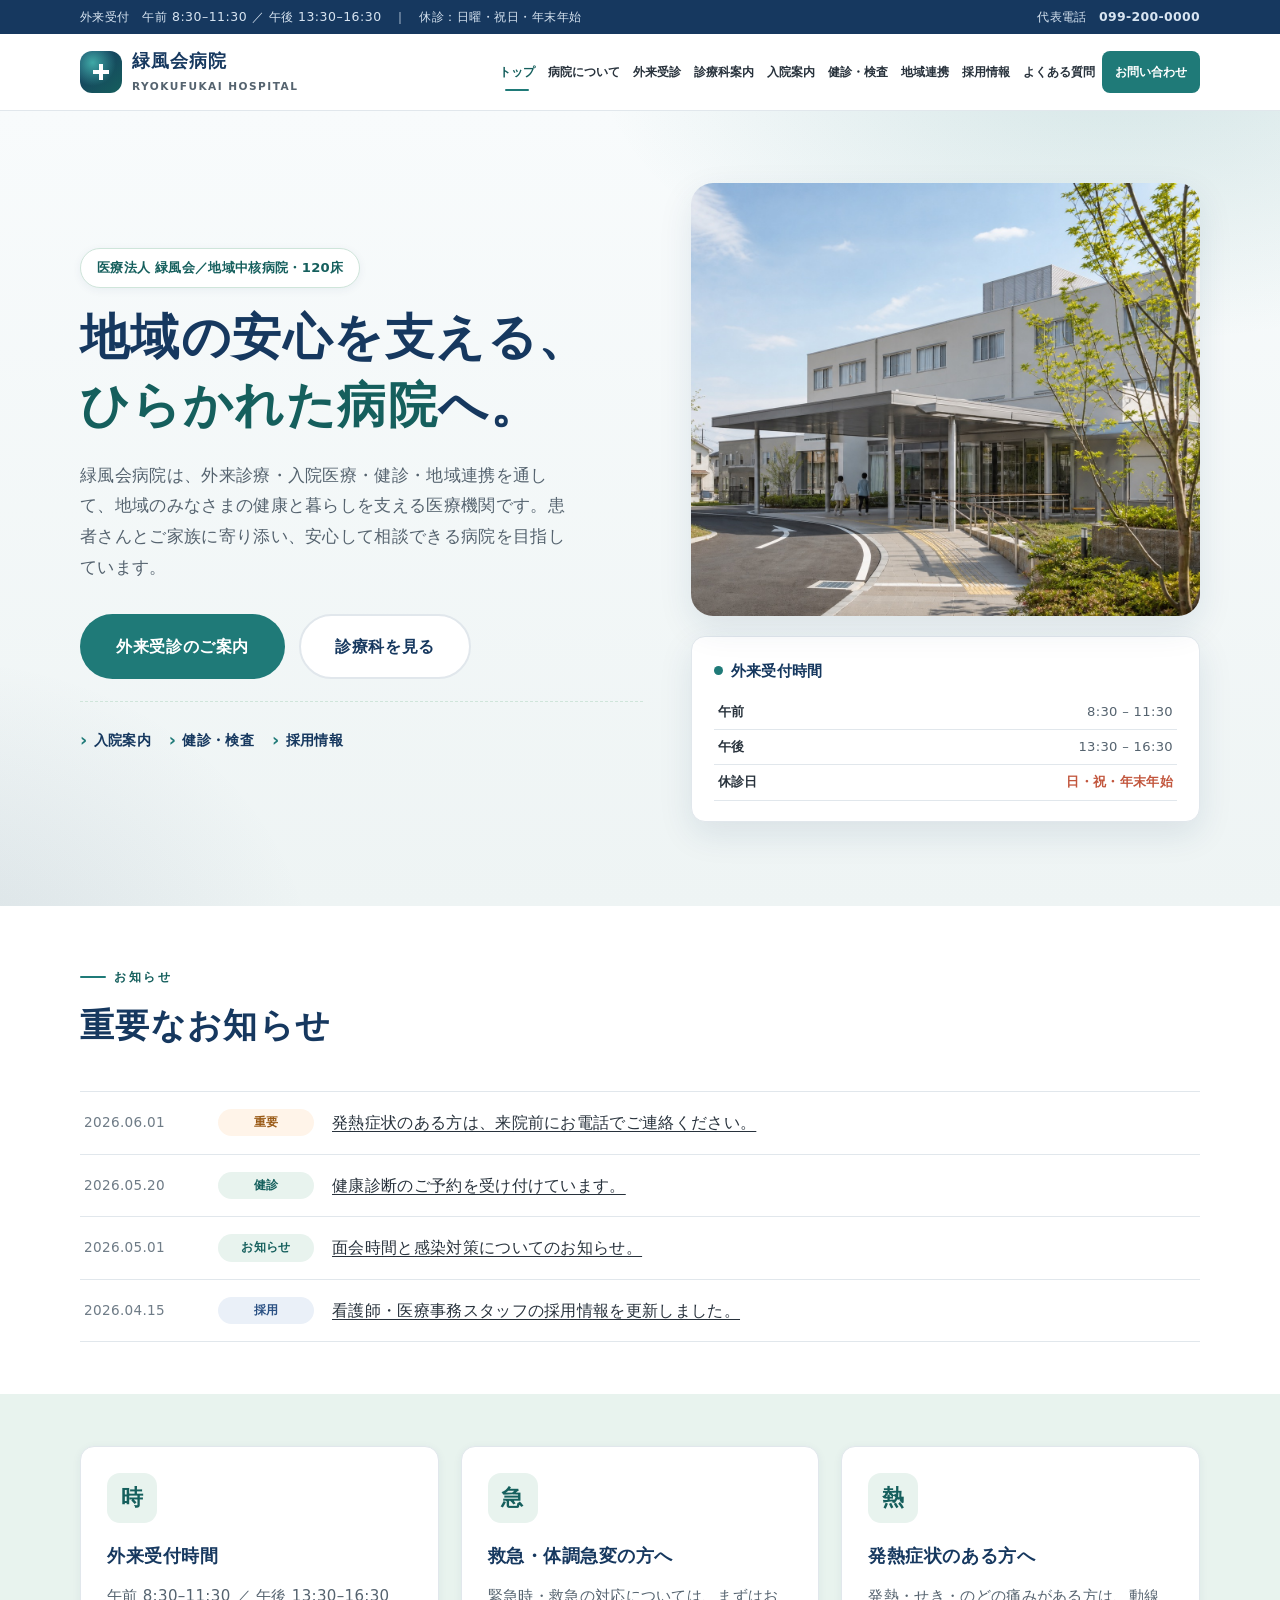
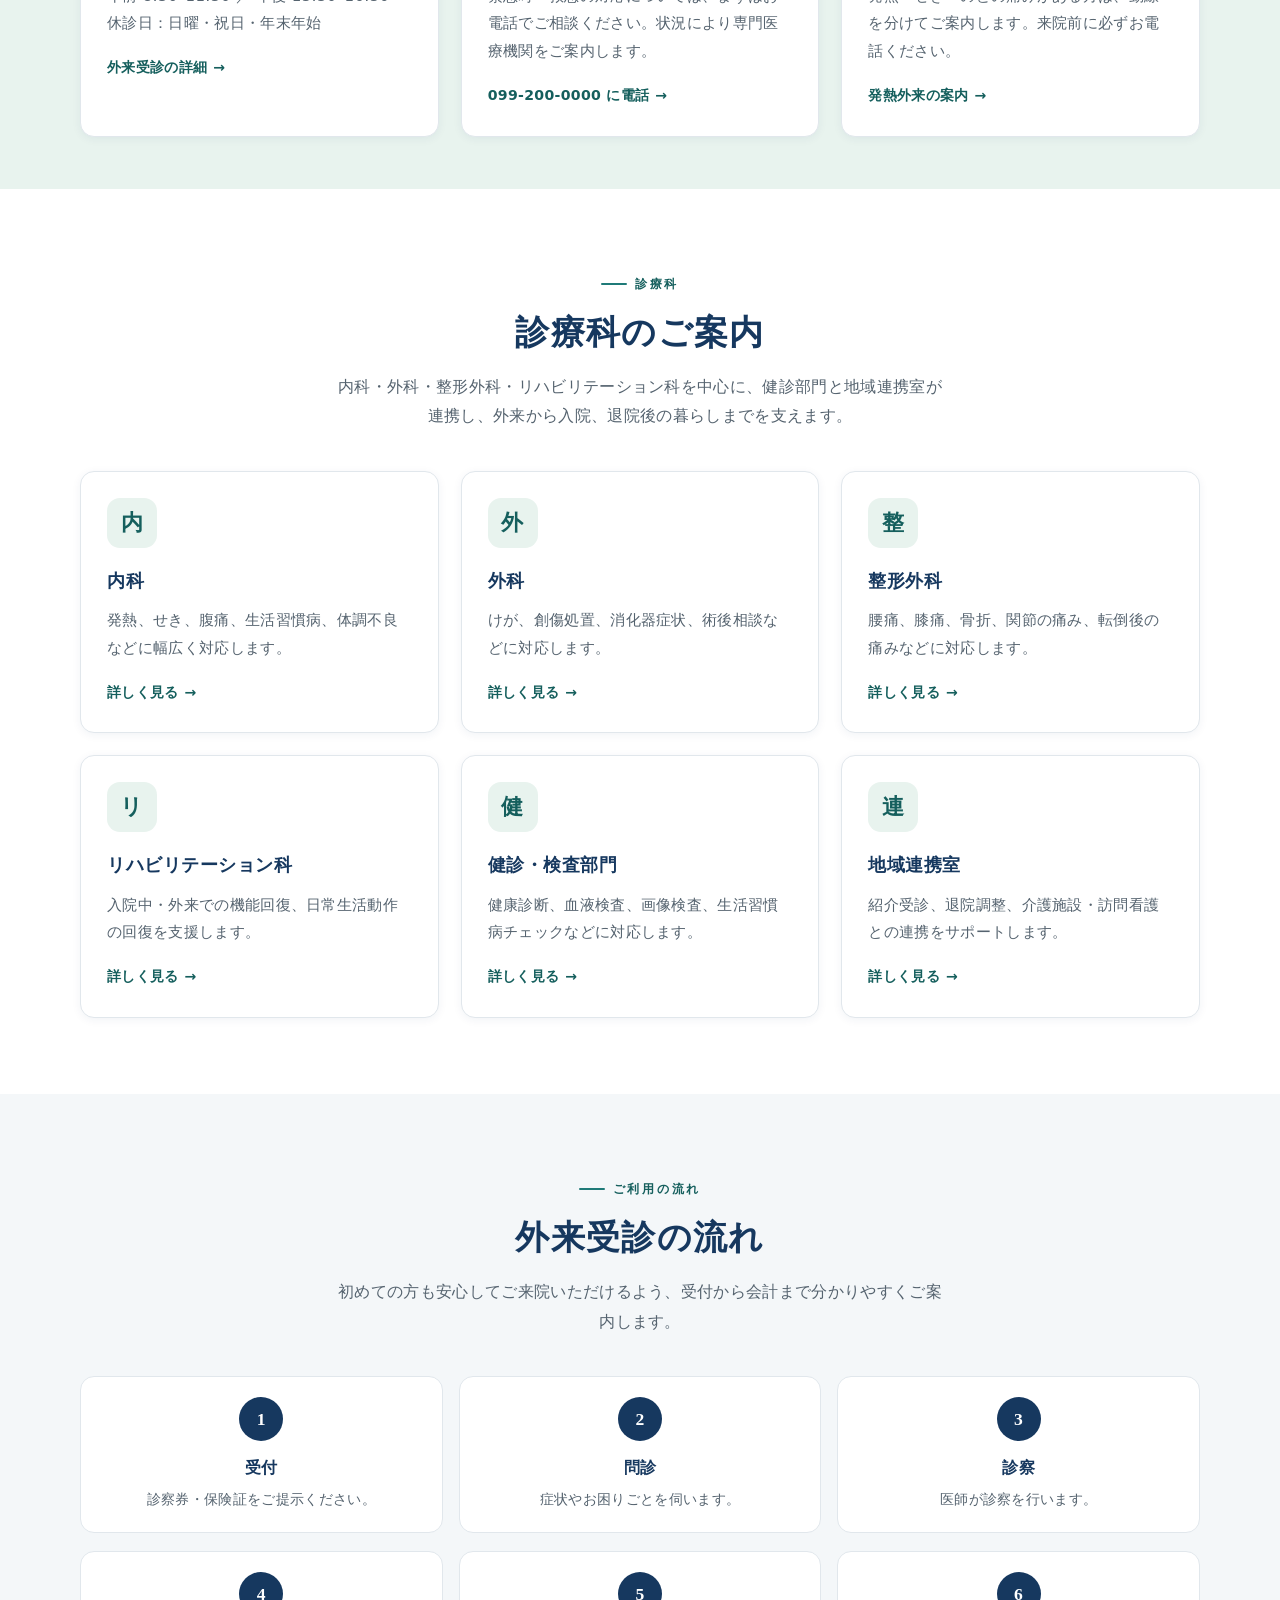
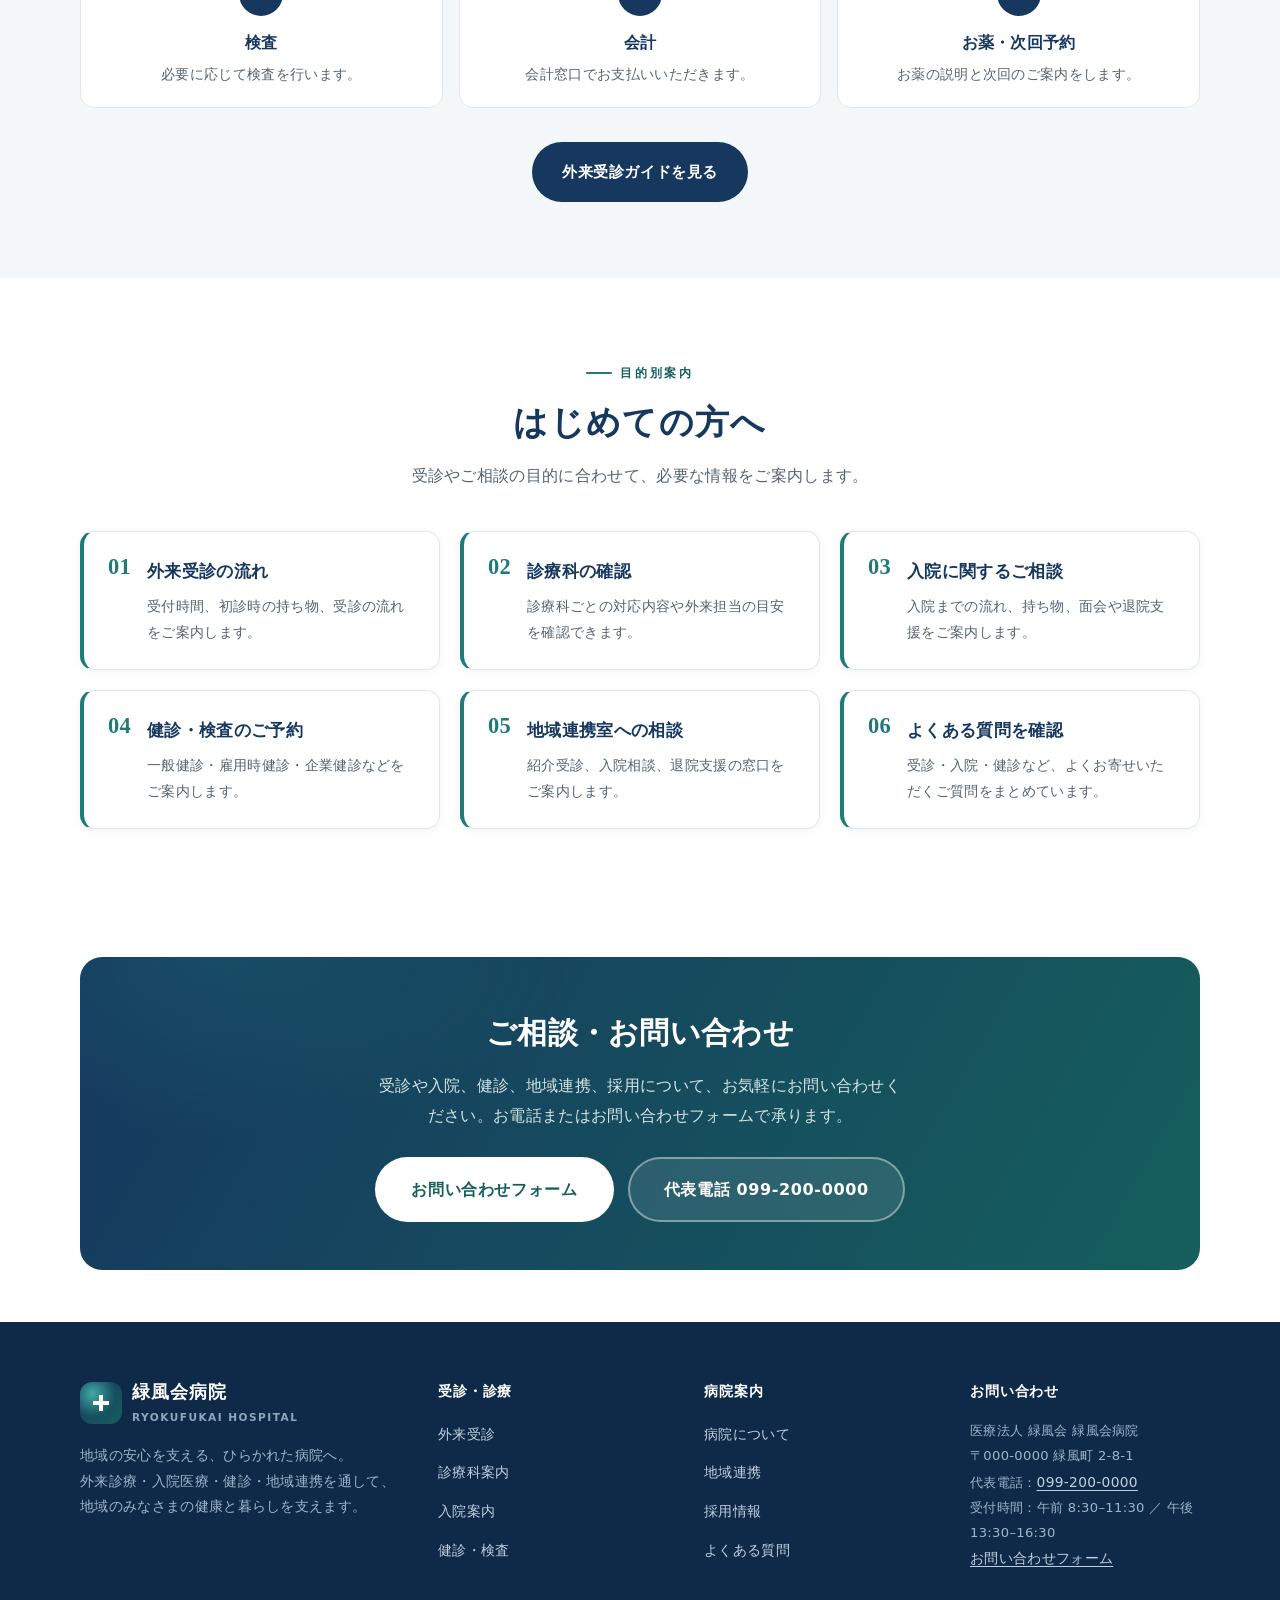
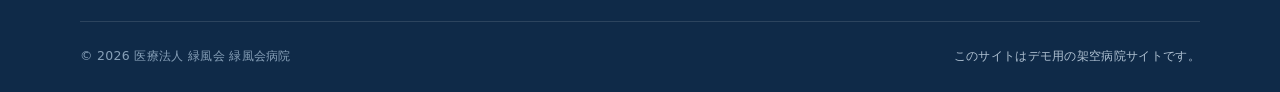
<file: index.html>
<!DOCTYPE html>
<html lang="ja">
<head>
<meta charset="UTF-8">
<meta name="viewport" content="width=device-width, initial-scale=1.0">
<title>緑風会病院｜地域の安心を支える中核病院</title>
<meta name="description" content="緑風会病院は、外来診療・入院医療・健診・地域連携を通して、地域のみなさまの健康と暮らしを支える架空の病院サイトです。">
<meta property="og:title" content="緑風会病院｜地域の安心を支える中核病院">
<meta property="og:description" content="緑風会病院は、外来診療・入院医療・健診・地域連携を通して、地域のみなさまの健康と暮らしを支える架空の病院サイトです。">
<meta property="og:type" content="website">
<meta property="og:url" content="https://aicmode.github.io/RYOKUFUKAI-HOSPITAL/">
<meta property="og:site_name" content="緑風会病院">
<meta name="twitter:card" content="summary">
<link rel="stylesheet" href="style.css">
</head>
<body>

<header class="site-header">
  <div class="topbar">
    <div class="wrap">
      <span class="topbar__hours">外来受付　午前 8:30–11:30 ／ 午後 13:30–16:30　｜　休診：日曜・祝日・年末年始</span>
      <span>代表電話　<a class="topbar__tel" href="tel:0992000000">099-200-0000</a></span>
    </div>
  </div>
  <div class="wrap header-inner">
    <a class="brand" href="index.html" aria-label="緑風会病院 トップページ">
      <span class="brand__mark" aria-hidden="true"></span>
      <span><span class="brand__name">緑風会病院</span><span class="brand__sub">RYOKUFUKAI HOSPITAL</span></span>
    </a>
    <nav class="gnav" id="gnav" aria-label="メインナビゲーション">
      <a href="index.html">トップ</a>
      <a href="about.html">病院について</a>
      <a href="outpatient.html">外来受診</a>
      <a href="departments.html">診療科案内</a>
      <a href="inpatient.html">入院案内</a>
      <a href="checkup.html">健診・検査</a>
      <a href="cooperation.html">地域連携</a>
      <a href="recruit.html">採用情報</a>
      <a href="faq.html">よくある質問</a>
      <a href="contact.html" class="header-cta">お問い合わせ</a>
    </nav>
    <button class="nav-toggle" aria-label="メニューを開く" aria-controls="gnav" aria-expanded="false"><span></span></button>
  </div>
</header>

<main>

  <!-- ヒーロー -->
  <section class="hero">
    <div class="wrap hero__inner">
      <div class="hero__copy">
        <span class="hero__badge">医療法人 緑風会／地域中核病院・120床</span>
        <h1>地域の安心を支える、<br><span class="accent">ひらかれた病院</span>へ。</h1>
        <p class="hero__lead">
          緑風会病院は、外来診療・入院医療・健診・地域連携を通して、地域のみなさまの健康と暮らしを支える医療機関です。患者さんとご家族に寄り添い、安心して相談できる病院を目指しています。
        </p>
        <div class="hero__cta btn-row">
          <a href="outpatient.html" class="btn btn--primary btn--lg">外来受診のご案内</a>
          <a href="departments.html" class="btn btn--ghost btn--lg">診療科を見る</a>
        </div>
        <div class="hero__subcta">
          <a href="inpatient.html">入院案内</a>
          <a href="checkup.html">健診・検査</a>
          <a href="recruit.html">採用情報</a>
        </div>
      </div>
      <div class="hero__media">
        <div class="hero__figure imgframe imgframe--image" role="img" aria-label="緑風会病院の外観イメージ">
          <img src="assets/images/hero-hospital.jpg" alt="緑に囲まれた緑風会病院の外観" width="1448" height="1086" decoding="async" fetchpriority="high">
        </div>
        <div class="hours-float" aria-label="外来受付時間">
          <h3><span class="dot" aria-hidden="true"></span>外来受付時間</h3>
          <table>
            <tr><th>午前</th><td>8:30 – 11:30</td></tr>
            <tr><th>午後</th><td>13:30 – 16:30</td></tr>
            <tr><th>休診日</th><td class="closed">日・祝・年末年始</td></tr>
          </table>
        </div>
      </div>
    </div>
  </section>

  <!-- 重要なお知らせ -->
  <section class="section section--tight">
    <div class="wrap">
      <div class="section-head">
        <span class="eyebrow">お知らせ</span>
        <h2 class="section-title">重要なお知らせ</h2>
      </div>
      <ul class="news-list reveal">
        <li>
          <span class="news-date">2026.06.01</span>
          <span class="tag tag--important">重要</span>
          <a href="outpatient.html#fever">発熱症状のある方は、来院前にお電話でご連絡ください。</a>
        </li>
        <li>
          <span class="news-date">2026.05.20</span>
          <span class="tag tag--info">健診</span>
          <a href="checkup.html">健康診断のご予約を受け付けています。</a>
        </li>
        <li>
          <span class="news-date">2026.05.01</span>
          <span class="tag tag--info">お知らせ</span>
          <a href="inpatient.html#visit">面会時間と感染対策についてのお知らせ。</a>
        </li>
        <li>
          <span class="news-date">2026.04.15</span>
          <span class="tag tag--recruit">採用</span>
          <a href="recruit.html">看護師・医療事務スタッフの採用情報を更新しました。</a>
        </li>
      </ul>
    </div>
  </section>

  <!-- 受付時間・救急・連絡 サマリー -->
  <section class="section section--green section--tight">
    <div class="wrap">
      <div class="grid grid--3 reveal">
        <div class="card">
          <div class="card-icon" aria-hidden="true">時</div>
          <h3>外来受付時間</h3>
          <p>午前 8:30–11:30 ／ 午後 13:30–16:30<br>休診日：日曜・祝日・年末年始</p>
          <a class="card__link" href="outpatient.html">外来受診の詳細</a>
        </div>
        <div class="card">
          <div class="card-icon" aria-hidden="true">急</div>
          <h3>救急・体調急変の方へ</h3>
          <p>緊急時・救急の対応については、まずはお電話でご相談ください。状況により専門医療機関をご案内します。</p>
          <a class="card__link" href="tel:0992000000">099-200-0000 に電話</a>
        </div>
        <div class="card">
          <div class="card-icon" aria-hidden="true">熱</div>
          <h3>発熱症状のある方へ</h3>
          <p>発熱・せき・のどの痛みがある方は、動線を分けてご案内します。来院前に必ずお電話ください。</p>
          <a class="card__link" href="outpatient.html#fever">発熱外来の案内</a>
        </div>
      </div>
    </div>
  </section>

  <!-- 診療科への導線 -->
  <section class="section">
    <div class="wrap">
      <div class="section-head section-head--center">
        <span class="eyebrow">診療科</span>
        <h2 class="section-title">診療科のご案内</h2>
        <p class="section-lead">内科・外科・整形外科・リハビリテーション科を中心に、健診部門と地域連携室が連携し、外来から入院、退院後の暮らしまでを支えます。</p>
      </div>
      <div class="grid grid--3 reveal">
        <a href="departments.html#naika" class="card">
          <div class="card-icon" aria-hidden="true">内</div>
          <h3>内科</h3>
          <p>発熱、せき、腹痛、生活習慣病、体調不良などに幅広く対応します。</p>
          <span class="card__link">詳しく見る</span>
        </a>
        <a href="departments.html#geka" class="card">
          <div class="card-icon" aria-hidden="true">外</div>
          <h3>外科</h3>
          <p>けが、創傷処置、消化器症状、術後相談などに対応します。</p>
          <span class="card__link">詳しく見る</span>
        </a>
        <a href="departments.html#seikei" class="card">
          <div class="card-icon" aria-hidden="true">整</div>
          <h3>整形外科</h3>
          <p>腰痛、膝痛、骨折、関節の痛み、転倒後の痛みなどに対応します。</p>
          <span class="card__link">詳しく見る</span>
        </a>
        <a href="departments.html#reha" class="card">
          <div class="card-icon" aria-hidden="true">リ</div>
          <h3>リハビリテーション科</h3>
          <p>入院中・外来での機能回復、日常生活動作の回復を支援します。</p>
          <span class="card__link">詳しく見る</span>
        </a>
        <a href="checkup.html" class="card">
          <div class="card-icon" aria-hidden="true">健</div>
          <h3>健診・検査部門</h3>
          <p>健康診断、血液検査、画像検査、生活習慣病チェックなどに対応します。</p>
          <span class="card__link">詳しく見る</span>
        </a>
        <a href="cooperation.html" class="card">
          <div class="card-icon" aria-hidden="true">連</div>
          <h3>地域連携室</h3>
          <p>紹介受診、退院調整、介護施設・訪問看護との連携をサポートします。</p>
          <span class="card__link">詳しく見る</span>
        </a>
      </div>
    </div>
  </section>

  <!-- 外来受診の流れ -->
  <section class="section section--gray">
    <div class="wrap">
      <div class="section-head section-head--center">
        <span class="eyebrow">ご利用の流れ</span>
        <h2 class="section-title">外来受診の流れ</h2>
        <p class="section-lead">初めての方も安心してご来院いただけるよう、受付から会計まで分かりやすくご案内します。</p>
      </div>
      <ol class="steps steps--row reveal" style="margin-bottom:18px;">
        <li><h4>受付</h4><p>診察券・保険証をご提示ください。</p></li>
        <li><h4>問診</h4><p>症状やお困りごとを伺います。</p></li>
        <li><h4>診察</h4><p>医師が診察を行います。</p></li>
      </ol>
      <ol class="steps steps--row reveal" start="4" style="counter-reset: step 3;">
        <li><h4>検査</h4><p>必要に応じて検査を行います。</p></li>
        <li><h4>会計</h4><p>会計窓口でお支払いいただきます。</p></li>
        <li><h4>お薬・次回予約</h4><p>お薬の説明と次回のご案内をします。</p></li>
      </ol>
      <div class="btn-row" style="justify-content:center;margin-top:34px;">
        <a href="outpatient.html" class="btn btn--navy">外来受診ガイドを見る</a>
      </div>
    </div>
  </section>

  <!-- 大きめ導線（入院・健診・連携・採用） -->
  <section class="section">
    <div class="wrap">
      <div class="section-head section-head--center">
        <span class="eyebrow">目的別案内</span>
        <h2 class="section-title">はじめての方へ</h2>
        <p class="section-lead">受診やご相談の目的に合わせて、必要な情報をご案内します。</p>
      </div>
      <div class="guide-grid reveal">
        <a href="outpatient.html" class="guide-box">
          <span class="num" aria-hidden="true">01</span>
          <div><h3>外来受診の流れ</h3><p>受付時間、初診時の持ち物、受診の流れをご案内します。</p></div>
        </a>
        <a href="departments.html" class="guide-box">
          <span class="num" aria-hidden="true">02</span>
          <div><h3>診療科の確認</h3><p>診療科ごとの対応内容や外来担当の目安を確認できます。</p></div>
        </a>
        <a href="inpatient.html" class="guide-box">
          <span class="num" aria-hidden="true">03</span>
          <div><h3>入院に関するご相談</h3><p>入院までの流れ、持ち物、面会や退院支援をご案内します。</p></div>
        </a>
        <a href="checkup.html" class="guide-box">
          <span class="num" aria-hidden="true">04</span>
          <div><h3>健診・検査のご予約</h3><p>一般健診・雇用時健診・企業健診などをご案内します。</p></div>
        </a>
        <a href="cooperation.html" class="guide-box">
          <span class="num" aria-hidden="true">05</span>
          <div><h3>地域連携室への相談</h3><p>紹介受診、入院相談、退院支援の窓口をご案内します。</p></div>
        </a>
        <a href="faq.html" class="guide-box">
          <span class="num" aria-hidden="true">06</span>
          <div><h3>よくある質問を確認</h3><p>受診・入院・健診など、よくお寄せいただくご質問をまとめています。</p></div>
        </a>
      </div>
    </div>
  </section>

  <!-- お問い合わせCTA -->
  <section class="section section--tight">
    <div class="wrap">
      <div class="cta-band reveal">
        <h2>ご相談・お問い合わせ</h2>
        <p>受診や入院、健診、地域連携、採用について、お気軽にお問い合わせください。お電話またはお問い合わせフォームで承ります。</p>
        <div class="btn-row">
          <a href="contact.html" class="btn btn--primary btn--lg">お問い合わせフォーム</a>
          <a href="tel:0992000000" class="btn btn--ghost btn--lg">代表電話 099-200-0000</a>
        </div>
      </div>
    </div>
  </section>

</main>

<footer class="site-footer">
  <div class="wrap">
    <div class="footer-grid">
      <div class="footer-brand">
        <span class="brand">
          <span class="brand__mark" aria-hidden="true"></span>
          <span><span class="brand__name">緑風会病院</span><span class="brand__sub">RYOKUFUKAI HOSPITAL</span></span>
        </span>
        <p>地域の安心を支える、ひらかれた病院へ。<br>外来診療・入院医療・健診・地域連携を通して、地域のみなさまの健康と暮らしを支えます。</p>
      </div>
      <div class="footer-col">
        <h4>受診・診療</h4>
        <ul>
          <li><a href="outpatient.html">外来受診</a></li>
          <li><a href="departments.html">診療科案内</a></li>
          <li><a href="inpatient.html">入院案内</a></li>
          <li><a href="checkup.html">健診・検査</a></li>
        </ul>
      </div>
      <div class="footer-col">
        <h4>病院案内</h4>
        <ul>
          <li><a href="about.html">病院について</a></li>
          <li><a href="cooperation.html">地域連携</a></li>
          <li><a href="recruit.html">採用情報</a></li>
          <li><a href="faq.html">よくある質問</a></li>
        </ul>
      </div>
      <div class="footer-col">
        <h4>お問い合わせ</h4>
        <p class="footer-meta">
          医療法人 緑風会 緑風会病院<br>
          〒000-0000 緑風町 2-8-1<br>
          代表電話：<a href="tel:0992000000">099-200-0000</a><br>
          受付時間：午前 8:30–11:30 ／ 午後 13:30–16:30<br>
          <a href="contact.html">お問い合わせフォーム</a>
        </p>
      </div>
    </div>
    <div class="footer-bottom">
      <span>© <span id="year">2026</span> 医療法人 緑風会 緑風会病院</span>
      <span class="footer-demo">このサイトはデモ用の架空病院サイトです。</span>
    </div>
  </div>
</footer>

<!-- スマホ固定CTA -->
<nav class="sticky-cta" aria-label="クイック導線">
  <a class="call" href="tel:0992000000">電話する</a>
  <a class="guide" href="outpatient.html">外来案内</a>
</nav>

<script src="script.js"></script>
</body>
</html>
</file>
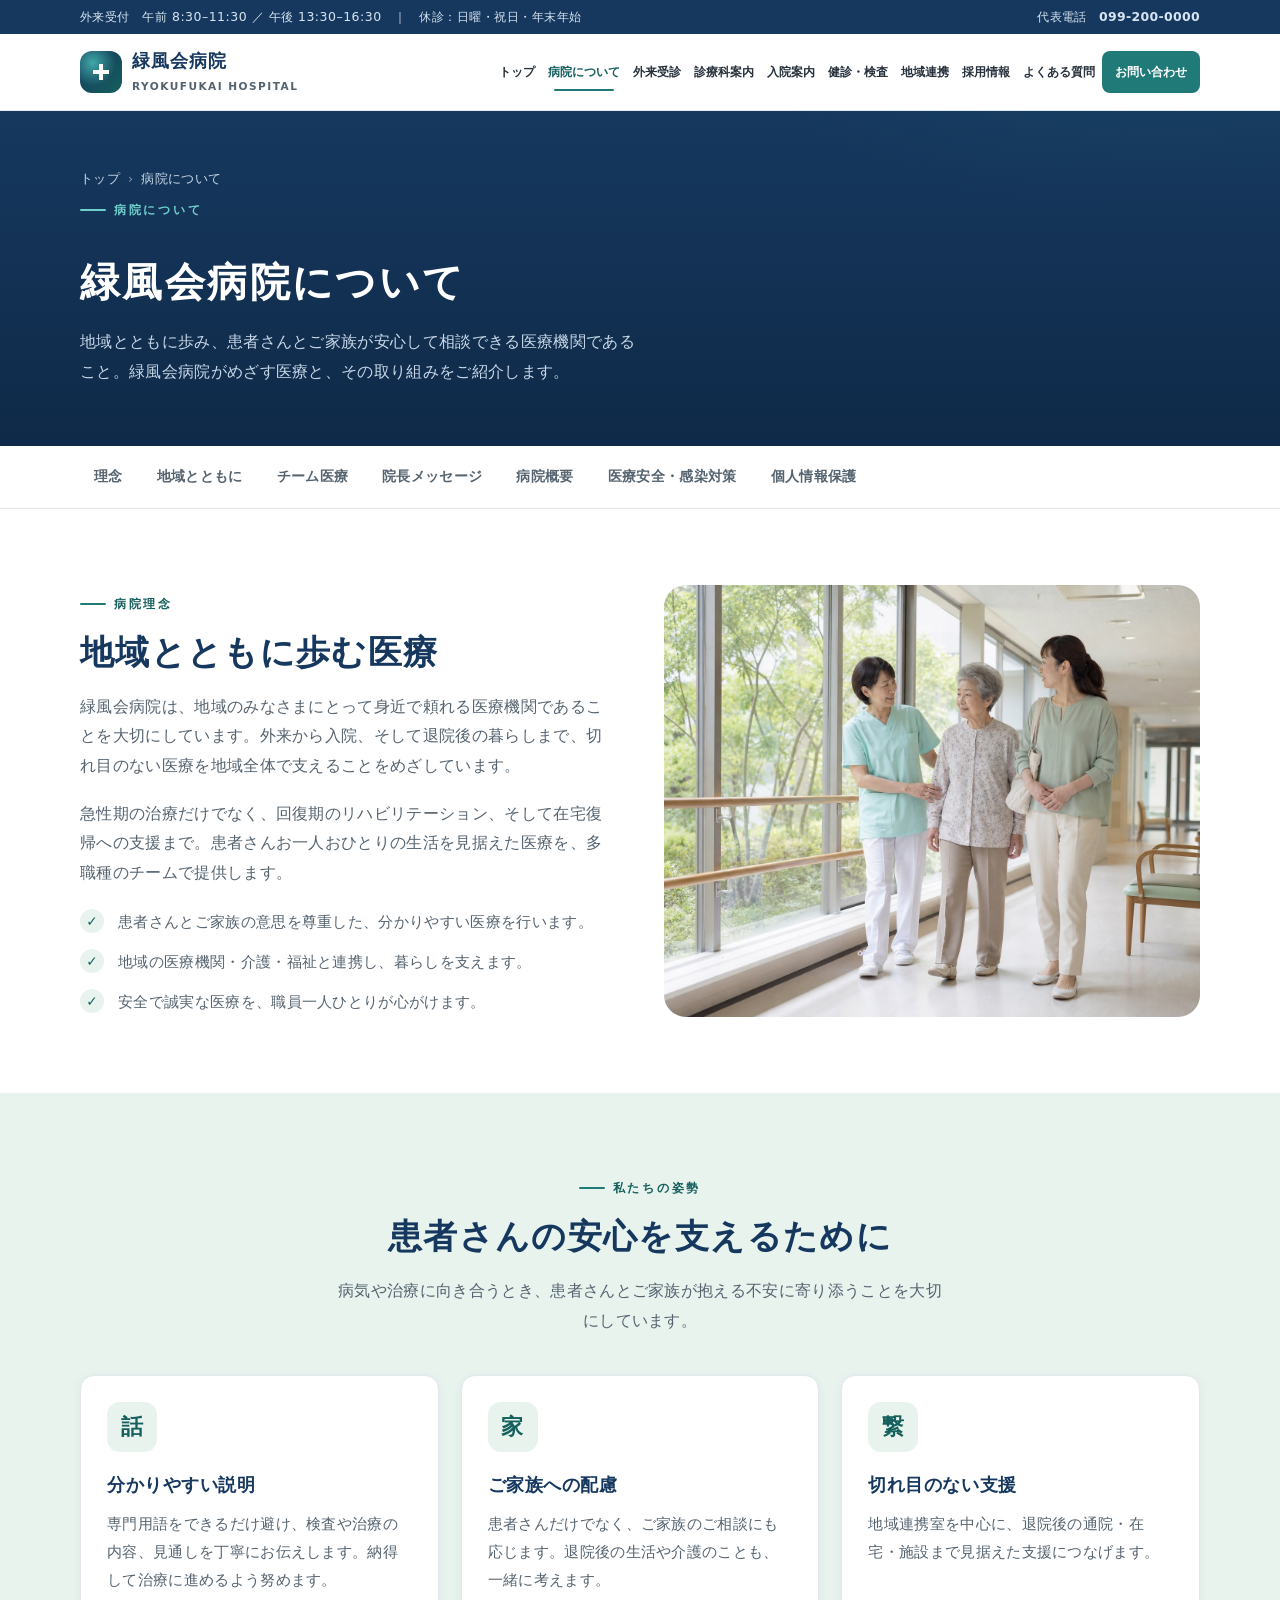
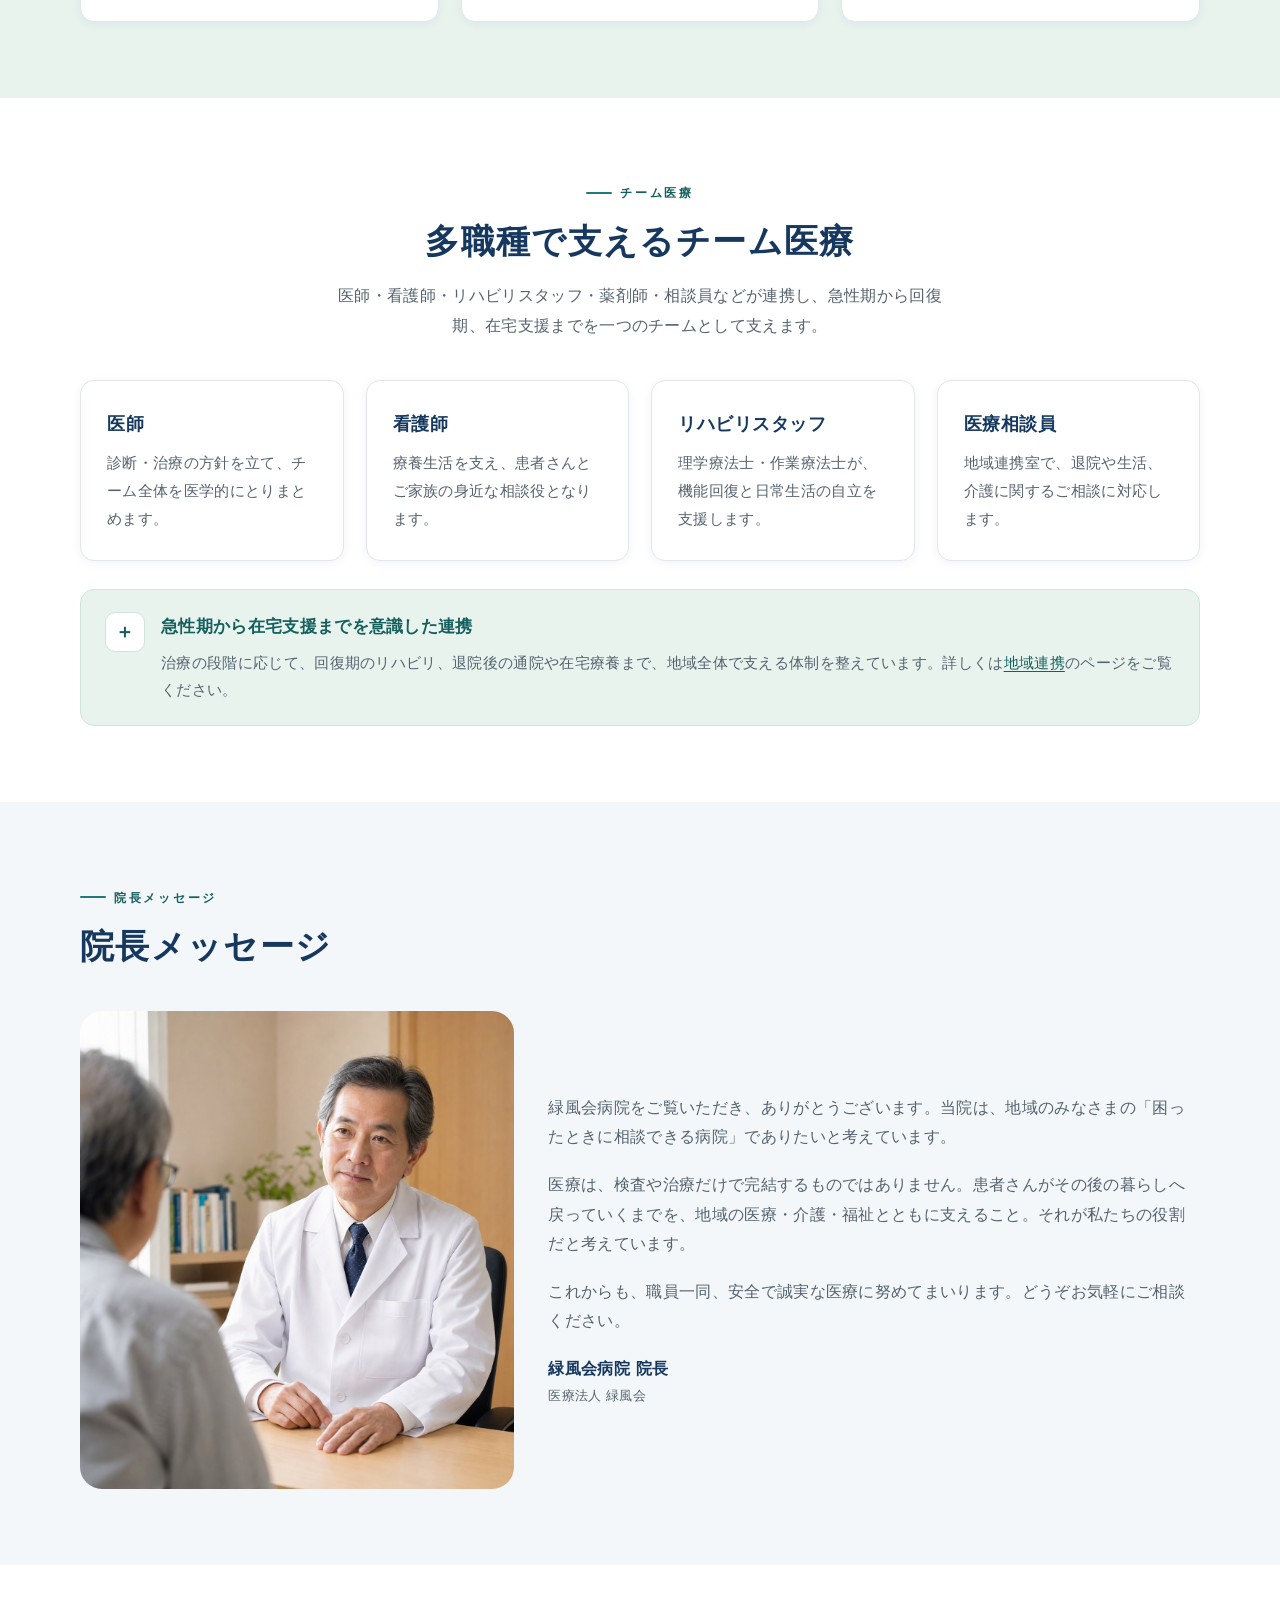
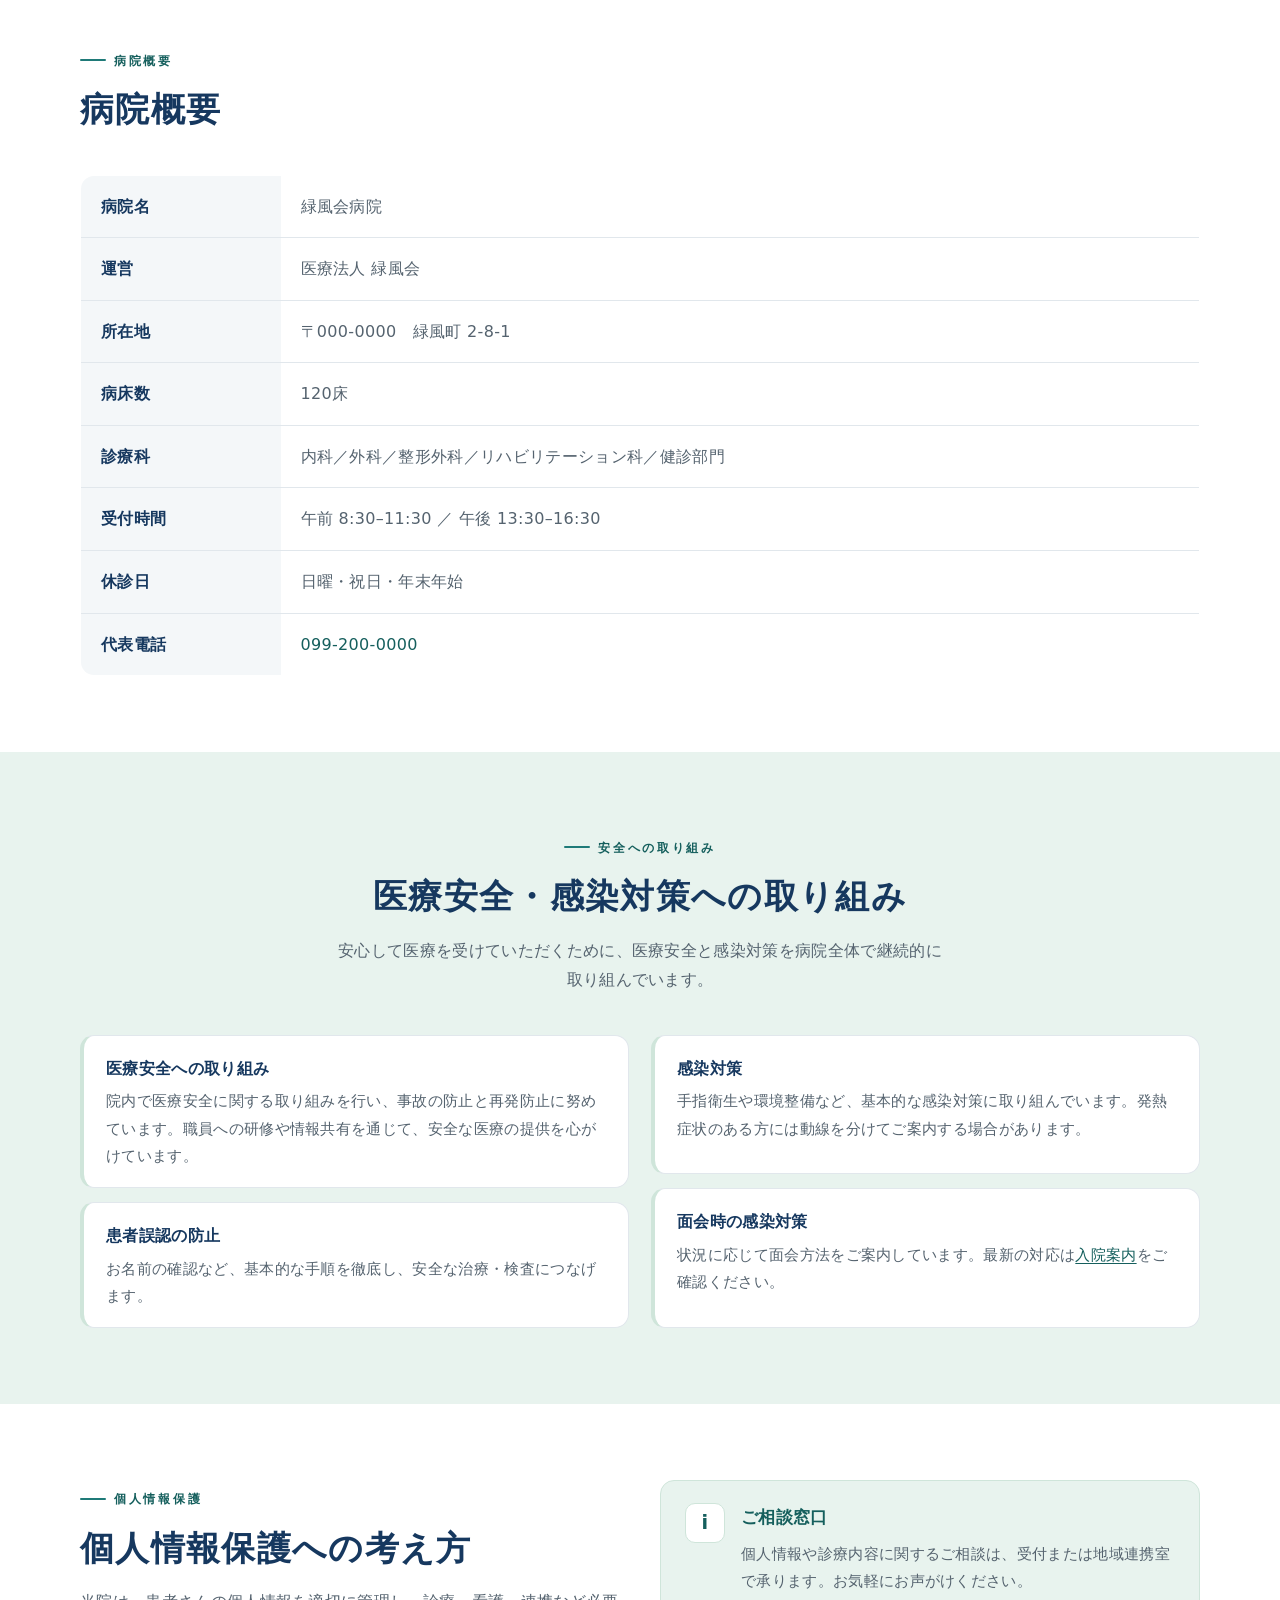
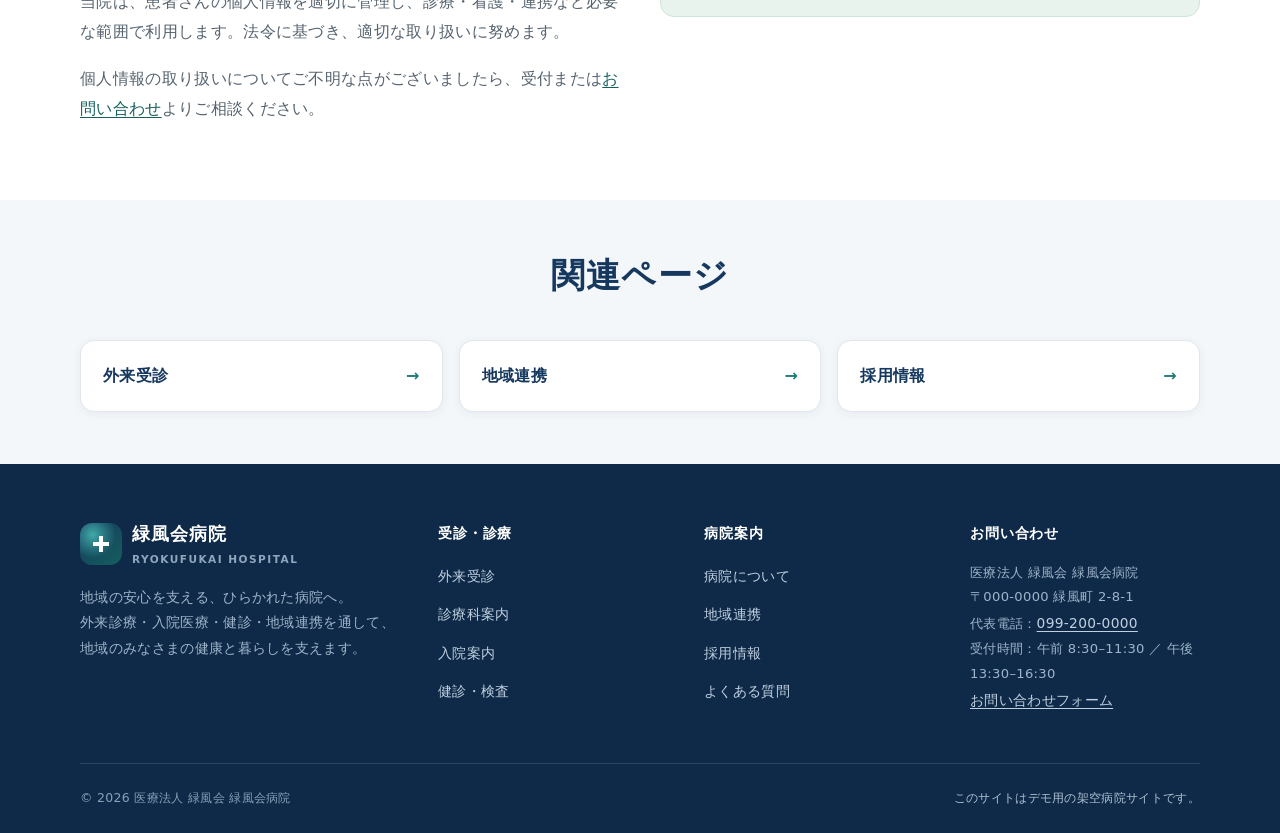
<file: about.html>
<!DOCTYPE html>
<html lang="ja">
<head>
<meta charset="UTF-8">
<meta name="viewport" content="width=device-width, initial-scale=1.0">
<title>病院について｜緑風会病院</title>
<meta name="description" content="緑風会病院の理念、地域医療への想い、多職種で支えるチーム医療、病院概要、院長メッセージ、医療安全・感染対策・個人情報保護への取り組みをご紹介します。">
<meta property="og:title" content="病院について｜緑風会病院">
<meta property="og:description" content="緑風会病院の理念、地域医療への想い、多職種で支えるチーム医療、病院概要、院長メッセージ、医療安全・感染対策・個人情報保護への取り組みをご紹介します。">
<meta property="og:type" content="website">
<meta property="og:url" content="https://aicmode.github.io/RYOKUFUKAI-HOSPITAL/about.html">
<meta property="og:site_name" content="緑風会病院">
<meta name="twitter:card" content="summary">
<link rel="stylesheet" href="style.css">
</head>
<body>

<header class="site-header">
  <div class="topbar">
    <div class="wrap">
      <span class="topbar__hours">外来受付　午前 8:30–11:30 ／ 午後 13:30–16:30　｜　休診：日曜・祝日・年末年始</span>
      <span>代表電話　<a class="topbar__tel" href="tel:0992000000">099-200-0000</a></span>
    </div>
  </div>
  <div class="wrap header-inner">
    <a class="brand" href="index.html" aria-label="緑風会病院 トップページ">
      <span class="brand__mark" aria-hidden="true"></span>
      <span><span class="brand__name">緑風会病院</span><span class="brand__sub">RYOKUFUKAI HOSPITAL</span></span>
    </a>
    <nav class="gnav" id="gnav" aria-label="メインナビゲーション">
      <a href="index.html">トップ</a>
      <a href="about.html">病院について</a>
      <a href="outpatient.html">外来受診</a>
      <a href="departments.html">診療科案内</a>
      <a href="inpatient.html">入院案内</a>
      <a href="checkup.html">健診・検査</a>
      <a href="cooperation.html">地域連携</a>
      <a href="recruit.html">採用情報</a>
      <a href="faq.html">よくある質問</a>
      <a href="contact.html" class="header-cta">お問い合わせ</a>
    </nav>
    <button class="nav-toggle" aria-label="メニューを開く" aria-controls="gnav" aria-expanded="false"><span></span></button>
  </div>
</header>

<section class="page-hero">
  <div class="wrap">
    <p class="breadcrumb"><a href="index.html">トップ</a><span>›</span>病院について</p>
    <span class="eyebrow">病院について</span>
    <h1>緑風会病院について</h1>
    <p>地域とともに歩み、患者さんとご家族が安心して相談できる医療機関であること。緑風会病院がめざす医療と、その取り組みをご紹介します。</p>
  </div>
</section>

<nav class="subnav" aria-label="ページ内ナビ">
  <div class="wrap">
    <a href="#philosophy">理念</a>
    <a href="#community">地域とともに</a>
    <a href="#team">チーム医療</a>
    <a href="#message">院長メッセージ</a>
    <a href="#overview">病院概要</a>
    <a href="#safety">医療安全・感染対策</a>
    <a href="#privacy">個人情報保護</a>
  </div>
</nav>

<main>

  <!-- 理念 -->
  <section class="section" id="philosophy">
    <div class="wrap">
      <div class="grid grid--2" style="align-items:center;gap:48px;">
        <div class="reveal">
          <span class="eyebrow">病院理念</span>
          <h2 class="section-title">地域とともに歩む医療</h2>
          <div class="prose">
            <p>緑風会病院は、地域のみなさまにとって身近で頼れる医療機関であることを大切にしています。外来から入院、そして退院後の暮らしまで、切れ目のない医療を地域全体で支えることをめざしています。</p>
            <p>急性期の治療だけでなく、回復期のリハビリテーション、そして在宅復帰への支援まで。患者さんお一人おひとりの生活を見据えた医療を、多職種のチームで提供します。</p>
          </div>
          <ul class="checklist" style="margin-top:22px;">
            <li>患者さんとご家族の意思を尊重した、分かりやすい医療を行います。</li>
            <li>地域の医療機関・介護・福祉と連携し、暮らしを支えます。</li>
            <li>安全で誠実な医療を、職員一人ひとりが心がけます。</li>
          </ul>
        </div>
        <div class="imgframe imgframe--image reveal" style="border-radius:var(--radius-lg);aspect-ratio:4/3.2;" role="img" aria-label="患者さんとご家族に寄り添う病院スタッフのイメージ">
          <img src="assets/images/about-hospital.jpg" alt="緑風会病院の明るい院内" width="1402" height="1122" loading="lazy" decoding="async">
        </div>
      </div>
    </div>
  </section>

  <!-- 患者さんへの姿勢 -->
  <section class="section section--green" id="community">
    <div class="wrap">
      <div class="section-head section-head--center">
        <span class="eyebrow">私たちの姿勢</span>
        <h2 class="section-title">患者さんの安心を支えるために</h2>
        <p class="section-lead">病気や治療に向き合うとき、患者さんとご家族が抱える不安に寄り添うことを大切にしています。</p>
      </div>
      <div class="grid grid--3 reveal">
        <div class="card">
          <div class="card-icon" aria-hidden="true">話</div>
          <h3>分かりやすい説明</h3>
          <p>専門用語をできるだけ避け、検査や治療の内容、見通しを丁寧にお伝えします。納得して治療に進めるよう努めます。</p>
        </div>
        <div class="card">
          <div class="card-icon" aria-hidden="true">家</div>
          <h3>ご家族への配慮</h3>
          <p>患者さんだけでなく、ご家族のご相談にも応じます。退院後の生活や介護のことも、一緒に考えます。</p>
        </div>
        <div class="card">
          <div class="card-icon" aria-hidden="true">繋</div>
          <h3>切れ目のない支援</h3>
          <p>地域連携室を中心に、退院後の通院・在宅・施設まで見据えた支援につなげます。</p>
        </div>
      </div>
    </div>
  </section>

  <!-- チーム医療 -->
  <section class="section" id="team">
    <div class="wrap">
      <div class="section-head section-head--center">
        <span class="eyebrow">チーム医療</span>
        <h2 class="section-title">多職種で支えるチーム医療</h2>
        <p class="section-lead">医師・看護師・リハビリスタッフ・薬剤師・相談員などが連携し、急性期から回復期、在宅支援までを一つのチームとして支えます。</p>
      </div>
      <div class="grid grid--4 reveal">
        <div class="card"><h3>医師</h3><p>診断・治療の方針を立て、チーム全体を医学的にとりまとめます。</p></div>
        <div class="card"><h3>看護師</h3><p>療養生活を支え、患者さんとご家族の身近な相談役となります。</p></div>
        <div class="card"><h3>リハビリスタッフ</h3><p>理学療法士・作業療法士が、機能回復と日常生活の自立を支援します。</p></div>
        <div class="card"><h3>医療相談員</h3><p>地域連携室で、退院や生活、介護に関するご相談に対応します。</p></div>
      </div>
      <div class="notice notice--teal reveal" style="margin-top:28px;">
        <span class="notice__icon" aria-hidden="true">＋</span>
        <div>
          <h3>急性期から在宅支援までを意識した連携</h3>
          <p>治療の段階に応じて、回復期のリハビリ、退院後の通院や在宅療養まで、地域全体で支える体制を整えています。詳しくは<a href="cooperation.html">地域連携</a>のページをご覧ください。</p>
        </div>
      </div>
    </div>
  </section>

  <!-- 院長メッセージ -->
  <section class="section section--gray" id="message">
    <div class="wrap">
      <div class="section-head">
        <span class="eyebrow">院長メッセージ</span>
        <h2 class="section-title">院長メッセージ</h2>
      </div>
      <div class="message-box reveal">
        <div class="imgframe imgframe--image" role="img" aria-label="患者さんと対話する院長のイメージ">
          <img src="assets/images/hospital-director.jpg" alt="緑風会病院の院長" width="1196" height="1315" loading="lazy" decoding="async">
        </div>
        <blockquote class="prose">
          <p>緑風会病院をご覧いただき、ありがとうございます。当院は、地域のみなさまの「困ったときに相談できる病院」でありたいと考えています。</p>
          <p>医療は、検査や治療だけで完結するものではありません。患者さんがその後の暮らしへ戻っていくまでを、地域の医療・介護・福祉とともに支えること。それが私たちの役割だと考えています。</p>
          <p>これからも、職員一同、安全で誠実な医療に努めてまいります。どうぞお気軽にご相談ください。</p>
          <p class="sign">緑風会病院 院長<small>医療法人 緑風会</small></p>
        </blockquote>
      </div>
    </div>
  </section>

  <!-- 病院概要 -->
  <section class="section" id="overview">
    <div class="wrap">
      <div class="section-head">
        <span class="eyebrow">病院概要</span>
        <h2 class="section-title">病院概要</h2>
      </div>
      <table class="overview-table reveal">
        <tbody>
          <tr><th>病院名</th><td>緑風会病院</td></tr>
          <tr><th>運営</th><td>医療法人 緑風会</td></tr>
          <tr><th>所在地</th><td>〒000-0000　緑風町 2-8-1</td></tr>
          <tr><th>病床数</th><td>120床</td></tr>
          <tr><th>診療科</th><td>内科／外科／整形外科／リハビリテーション科／健診部門</td></tr>
          <tr><th>受付時間</th><td>午前 8:30–11:30 ／ 午後 13:30–16:30</td></tr>
          <tr><th>休診日</th><td>日曜・祝日・年末年始</td></tr>
          <tr><th>代表電話</th><td><a href="tel:0992000000">099-200-0000</a></td></tr>
        </tbody>
      </table>
    </div>
  </section>

  <!-- 医療安全・感染対策 -->
  <section class="section section--green" id="safety">
    <div class="wrap">
      <div class="section-head section-head--center">
        <span class="eyebrow">安全への取り組み</span>
        <h2 class="section-title">医療安全・感染対策への取り組み</h2>
        <p class="section-lead">安心して医療を受けていただくために、医療安全と感染対策を病院全体で継続的に取り組んでいます。</p>
      </div>
      <div class="grid grid--2 reveal">
        <div class="def-list">
          <div class="def"><h4>医療安全への取り組み</h4><p>院内で医療安全に関する取り組みを行い、事故の防止と再発防止に努めています。職員への研修や情報共有を通じて、安全な医療の提供を心がけています。</p></div>
          <div class="def"><h4>患者誤認の防止</h4><p>お名前の確認など、基本的な手順を徹底し、安全な治療・検査につなげます。</p></div>
        </div>
        <div class="def-list">
          <div class="def"><h4>感染対策</h4><p>手指衛生や環境整備など、基本的な感染対策に取り組んでいます。発熱症状のある方には動線を分けてご案内する場合があります。</p></div>
          <div class="def"><h4>面会時の感染対策</h4><p>状況に応じて面会方法をご案内しています。最新の対応は<a href="inpatient.html#visit">入院案内</a>をご確認ください。</p></div>
        </div>
      </div>
    </div>
  </section>

  <!-- 個人情報保護 -->
  <section class="section" id="privacy">
    <div class="wrap">
      <div class="grid grid--2" style="gap:40px;align-items:flex-start;">
        <div class="reveal">
          <span class="eyebrow">個人情報保護</span>
          <h2 class="section-title">個人情報保護への考え方</h2>
          <div class="prose">
            <p>当院は、患者さんの個人情報を適切に管理し、診療・看護・連携など必要な範囲で利用します。法令に基づき、適切な取り扱いに努めます。</p>
            <p>個人情報の取り扱いについてご不明な点がございましたら、受付または<a href="contact.html">お問い合わせ</a>よりご相談ください。</p>
          </div>
        </div>
        <div class="notice notice--teal reveal">
          <span class="notice__icon" aria-hidden="true">i</span>
          <div>
            <h3>ご相談窓口</h3>
            <p>個人情報や診療内容に関するご相談は、受付または地域連携室で承ります。お気軽にお声がけください。</p>
          </div>
        </div>
      </div>
    </div>
  </section>

  <!-- 関連ページ -->
  <section class="section section--gray section--tight">
    <div class="wrap">
      <div class="section-head section-head--center"><h2 class="section-title">関連ページ</h2></div>
      <div class="related reveal">
        <a href="outpatient.html">外来受診 <span aria-hidden="true">→</span></a>
        <a href="cooperation.html">地域連携 <span aria-hidden="true">→</span></a>
        <a href="recruit.html">採用情報 <span aria-hidden="true">→</span></a>
      </div>
    </div>
  </section>

</main>

<footer class="site-footer">
  <div class="wrap">
    <div class="footer-grid">
      <div class="footer-brand">
        <span class="brand">
          <span class="brand__mark" aria-hidden="true"></span>
          <span><span class="brand__name">緑風会病院</span><span class="brand__sub">RYOKUFUKAI HOSPITAL</span></span>
        </span>
        <p>地域の安心を支える、ひらかれた病院へ。<br>外来診療・入院医療・健診・地域連携を通して、地域のみなさまの健康と暮らしを支えます。</p>
      </div>
      <div class="footer-col">
        <h4>受診・診療</h4>
        <ul>
          <li><a href="outpatient.html">外来受診</a></li>
          <li><a href="departments.html">診療科案内</a></li>
          <li><a href="inpatient.html">入院案内</a></li>
          <li><a href="checkup.html">健診・検査</a></li>
        </ul>
      </div>
      <div class="footer-col">
        <h4>病院案内</h4>
        <ul>
          <li><a href="about.html">病院について</a></li>
          <li><a href="cooperation.html">地域連携</a></li>
          <li><a href="recruit.html">採用情報</a></li>
          <li><a href="faq.html">よくある質問</a></li>
        </ul>
      </div>
      <div class="footer-col">
        <h4>お問い合わせ</h4>
        <p class="footer-meta">
          医療法人 緑風会 緑風会病院<br>
          〒000-0000 緑風町 2-8-1<br>
          代表電話：<a href="tel:0992000000">099-200-0000</a><br>
          受付時間：午前 8:30–11:30 ／ 午後 13:30–16:30<br>
          <a href="contact.html">お問い合わせフォーム</a>
        </p>
      </div>
    </div>
    <div class="footer-bottom">
      <span>© <span id="year">2026</span> 医療法人 緑風会 緑風会病院</span>
      <span class="footer-demo">このサイトはデモ用の架空病院サイトです。</span>
    </div>
  </div>
</footer>

<nav class="sticky-cta" aria-label="クイック導線">
  <a class="call" href="tel:0992000000">電話する</a>
  <a class="guide" href="outpatient.html">外来案内</a>
</nav>

<script src="script.js"></script>
</body>
</html>
</file>
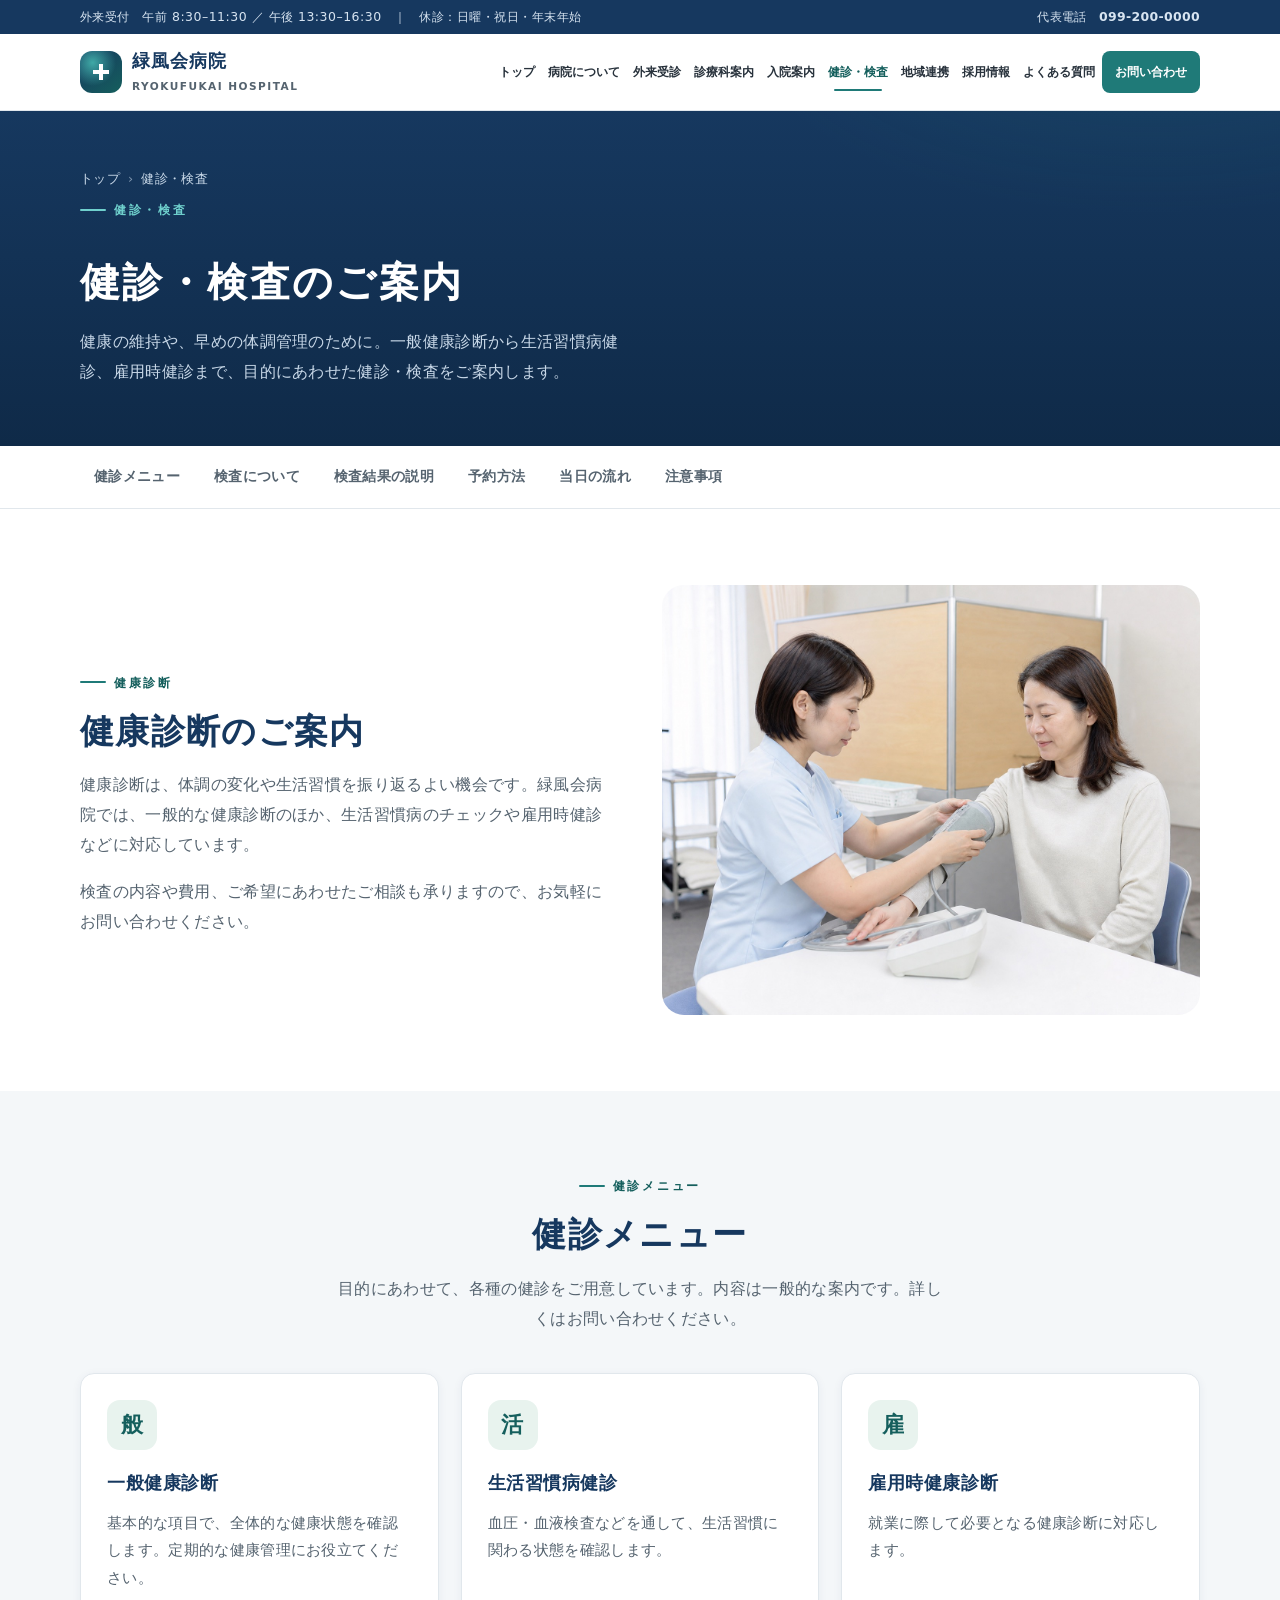
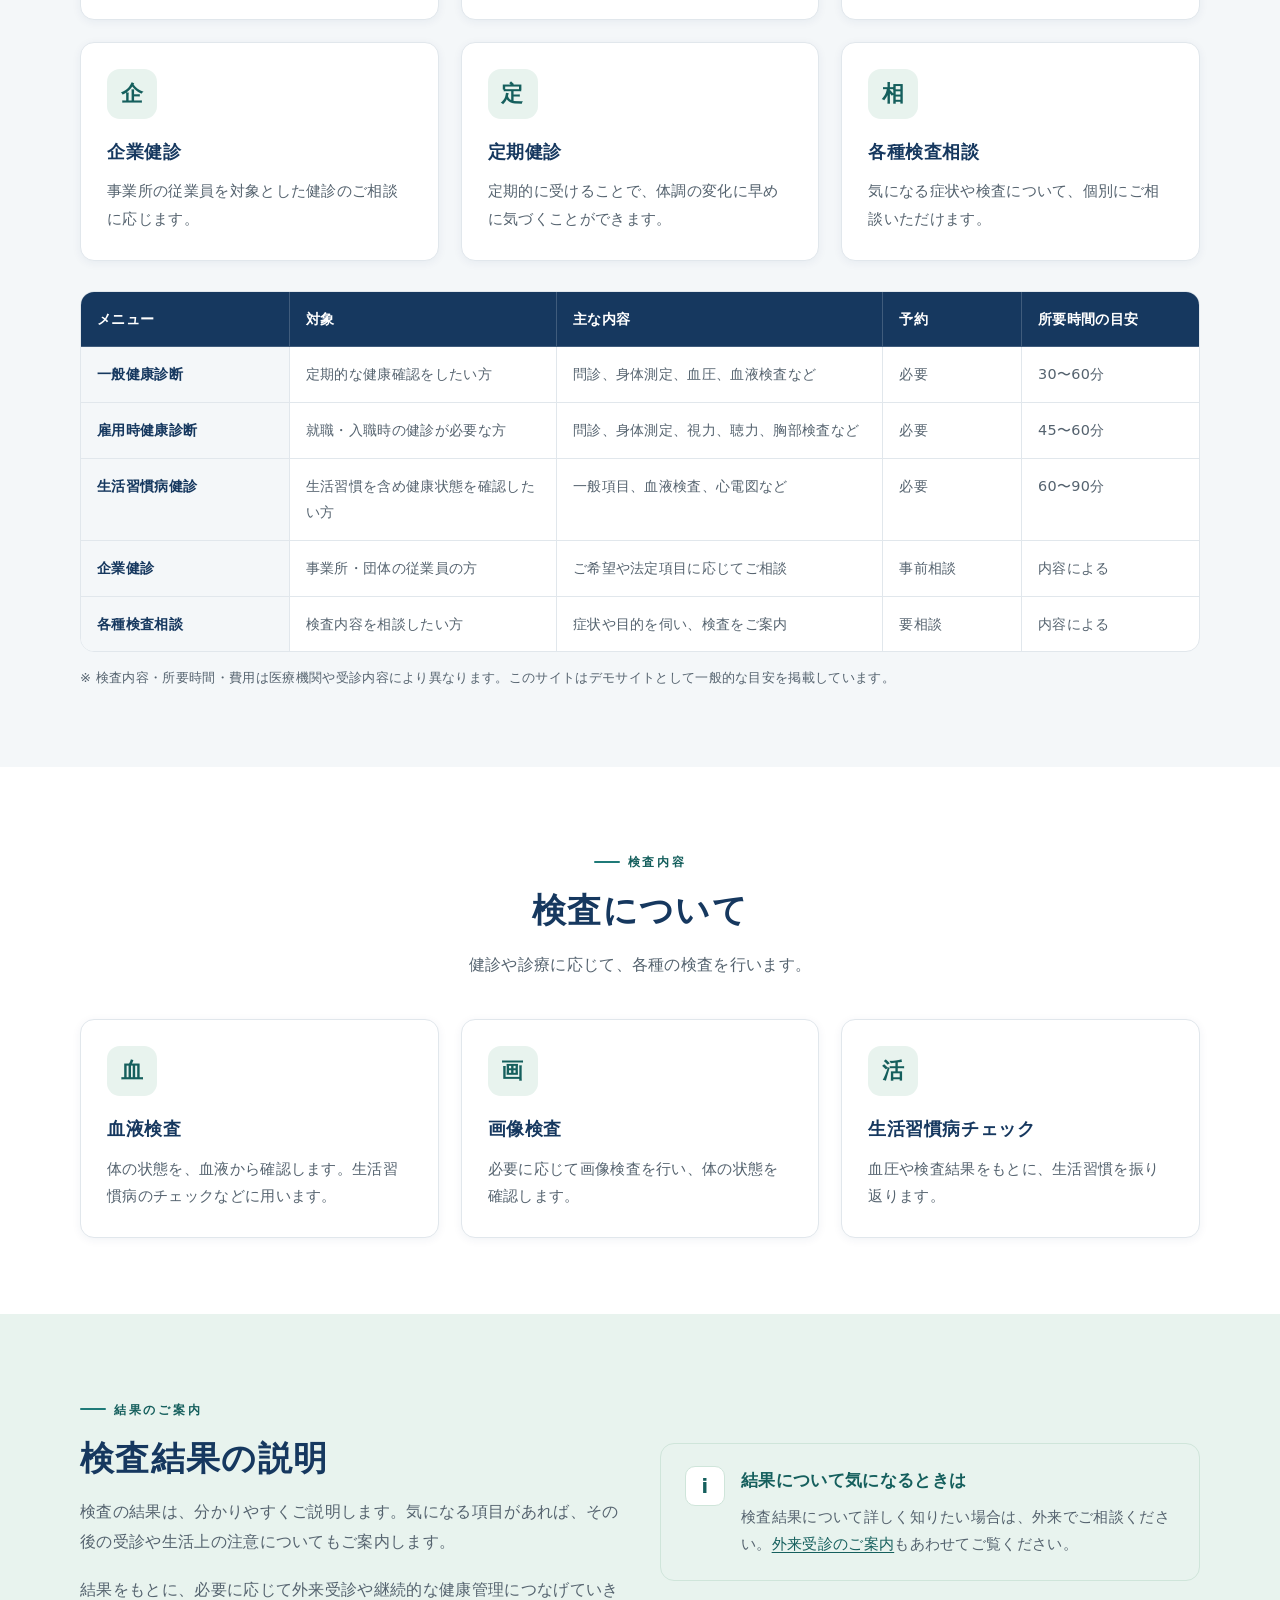
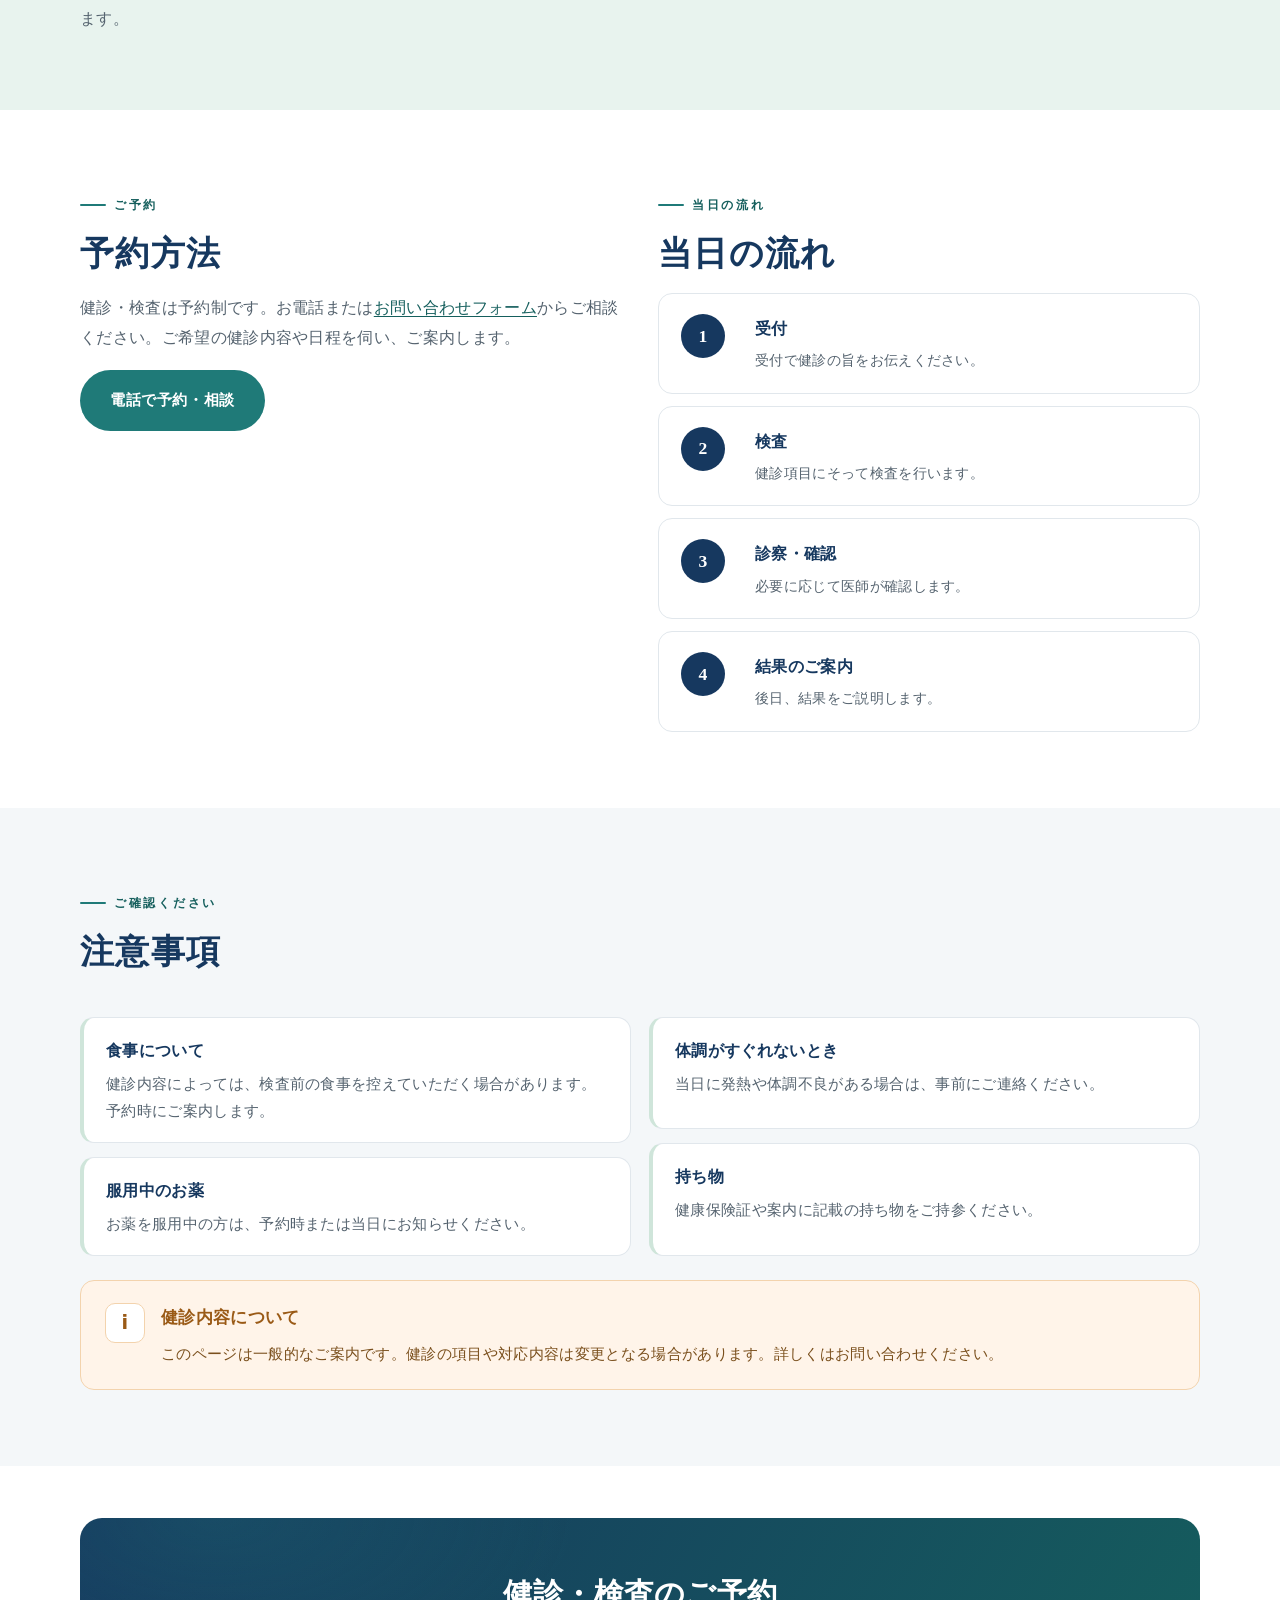
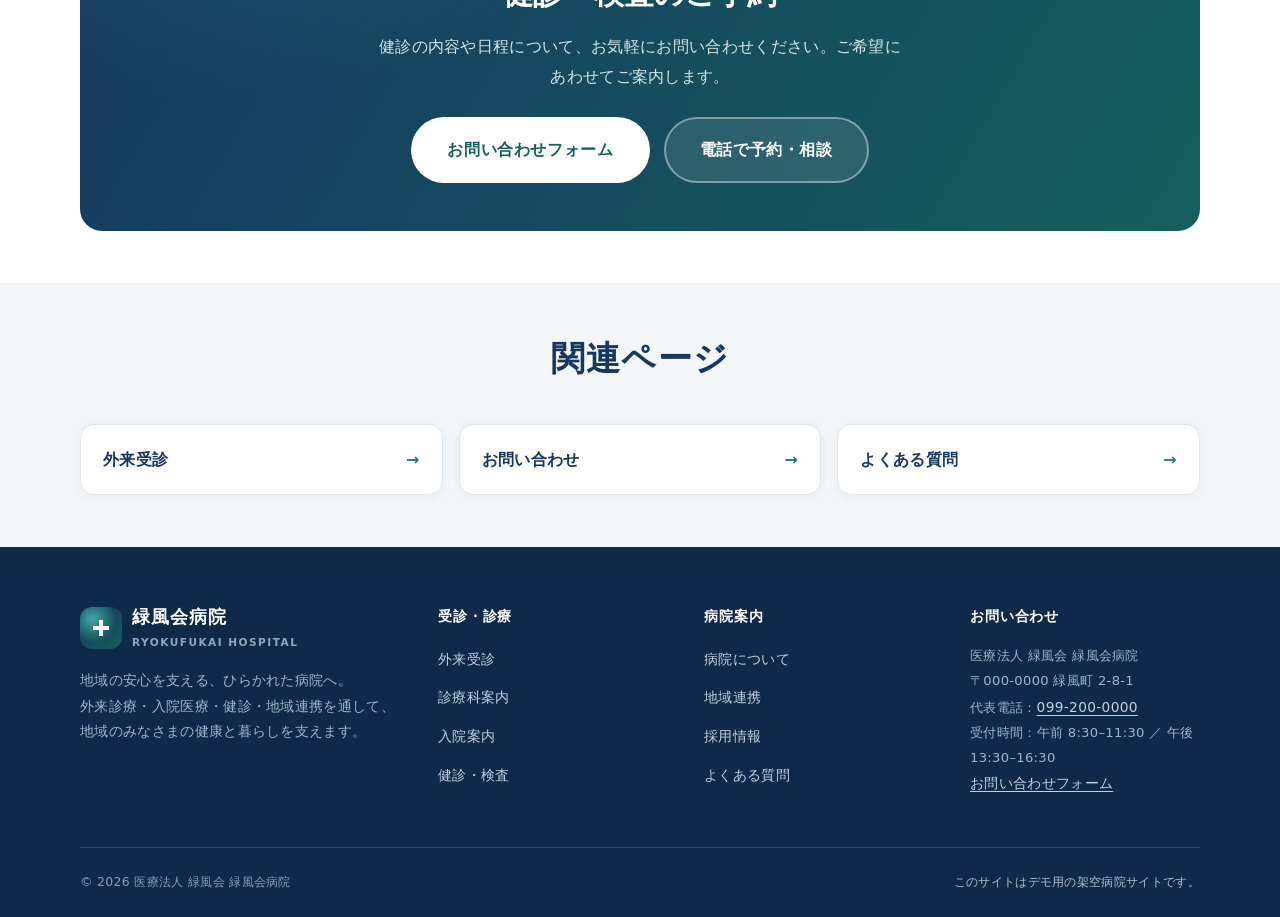
<file: checkup.html>
<!DOCTYPE html>
<html lang="ja">
<head>
<meta charset="UTF-8">
<meta name="viewport" content="width=device-width, initial-scale=1.0">
<title>健診・検査｜緑風会病院</title>
<meta name="description" content="緑風会病院の健診・検査のご案内。一般健康診断、生活習慣病健診、雇用時健診、企業健診、血液検査、画像検査、予約方法、当日の流れ、注意事項をご紹介します。">
<meta property="og:title" content="健診・検査｜緑風会病院">
<meta property="og:description" content="緑風会病院の健診・検査のご案内。一般健康診断、生活習慣病健診、雇用時健診、企業健診、血液検査、画像検査、予約方法、当日の流れ、注意事項をご紹介します。">
<meta property="og:type" content="website">
<meta property="og:url" content="https://aicmode.github.io/RYOKUFUKAI-HOSPITAL/checkup.html">
<meta property="og:site_name" content="緑風会病院">
<meta name="twitter:card" content="summary">
<link rel="stylesheet" href="style.css">
</head>
<body>

<header class="site-header">
  <div class="topbar">
    <div class="wrap">
      <span class="topbar__hours">外来受付　午前 8:30–11:30 ／ 午後 13:30–16:30　｜　休診：日曜・祝日・年末年始</span>
      <span>代表電話　<a class="topbar__tel" href="tel:0992000000">099-200-0000</a></span>
    </div>
  </div>
  <div class="wrap header-inner">
    <a class="brand" href="index.html" aria-label="緑風会病院 トップページ">
      <span class="brand__mark" aria-hidden="true"></span>
      <span><span class="brand__name">緑風会病院</span><span class="brand__sub">RYOKUFUKAI HOSPITAL</span></span>
    </a>
    <nav class="gnav" id="gnav" aria-label="メインナビゲーション">
      <a href="index.html">トップ</a>
      <a href="about.html">病院について</a>
      <a href="outpatient.html">外来受診</a>
      <a href="departments.html">診療科案内</a>
      <a href="inpatient.html">入院案内</a>
      <a href="checkup.html">健診・検査</a>
      <a href="cooperation.html">地域連携</a>
      <a href="recruit.html">採用情報</a>
      <a href="faq.html">よくある質問</a>
      <a href="contact.html" class="header-cta">お問い合わせ</a>
    </nav>
    <button class="nav-toggle" aria-label="メニューを開く" aria-controls="gnav" aria-expanded="false"><span></span></button>
  </div>
</header>

<section class="page-hero">
  <div class="wrap">
    <p class="breadcrumb"><a href="index.html">トップ</a><span>›</span>健診・検査</p>
    <span class="eyebrow">健診・検査</span>
    <h1>健診・検査のご案内</h1>
    <p>健康の維持や、早めの体調管理のために。一般健康診断から生活習慣病健診、雇用時健診まで、目的にあわせた健診・検査をご案内します。</p>
  </div>
</section>

<nav class="subnav" aria-label="ページ内ナビ">
  <div class="wrap">
    <a href="#menu">健診メニュー</a>
    <a href="#exam">検査について</a>
    <a href="#result">検査結果の説明</a>
    <a href="#reserve">予約方法</a>
    <a href="#flow">当日の流れ</a>
    <a href="#notes">注意事項</a>
  </div>
</nav>

<main>

  <!-- 導入 -->
  <section class="section">
    <div class="wrap">
      <div class="grid grid--2" style="gap:44px;align-items:center;">
        <div class="reveal">
          <span class="eyebrow">健康診断</span>
          <h2 class="section-title">健康診断のご案内</h2>
          <div class="prose">
            <p>健康診断は、体調の変化や生活習慣を振り返るよい機会です。緑風会病院では、一般的な健康診断のほか、生活習慣病のチェックや雇用時健診などに対応しています。</p>
            <p>検査の内容や費用、ご希望にあわせたご相談も承りますので、お気軽にお問い合わせください。</p>
          </div>
        </div>
        <div class="imgframe imgframe--image reveal" style="border-radius:var(--radius-lg);aspect-ratio:4/3.2;" role="img" aria-label="健診・検査のイメージ">
          <img src="assets/images/checkup-exam.jpg" alt="スタッフによる健康診断の様子" width="1402" height="1122" loading="lazy" decoding="async">
        </div>
      </div>
    </div>
  </section>

  <!-- 健診メニュー -->
  <section class="section section--gray" id="menu">
    <div class="wrap">
      <div class="section-head section-head--center">
        <span class="eyebrow">健診メニュー</span>
        <h2 class="section-title">健診メニュー</h2>
        <p class="section-lead">目的にあわせて、各種の健診をご用意しています。内容は一般的な案内です。詳しくはお問い合わせください。</p>
      </div>
      <div class="grid grid--3 reveal">
        <div class="card"><div class="card-icon" aria-hidden="true">般</div><h3>一般健康診断</h3><p>基本的な項目で、全体的な健康状態を確認します。定期的な健康管理にお役立てください。</p></div>
        <div class="card"><div class="card-icon" aria-hidden="true">活</div><h3>生活習慣病健診</h3><p>血圧・血液検査などを通して、生活習慣に関わる状態を確認します。</p></div>
        <div class="card"><div class="card-icon" aria-hidden="true">雇</div><h3>雇用時健康診断</h3><p>就業に際して必要となる健康診断に対応します。</p></div>
        <div class="card"><div class="card-icon" aria-hidden="true">企</div><h3>企業健診</h3><p>事業所の従業員を対象とした健診のご相談に応じます。</p></div>
        <div class="card"><div class="card-icon" aria-hidden="true">定</div><h3>定期健診</h3><p>定期的に受けることで、体調の変化に早めに気づくことができます。</p></div>
        <div class="card"><div class="card-icon" aria-hidden="true">相</div><h3>各種検査相談</h3><p>気になる症状や検査について、個別にご相談いただけます。</p></div>
      </div>
      <div class="comparison-list reveal" aria-label="健診メニュー比較表">
        <div class="comparison-row comparison-head" aria-hidden="true"><span>メニュー</span><span>対象</span><span>主な内容</span><span>予約</span><span>所要時間の目安</span></div>
        <div class="comparison-row"><strong>一般健康診断</strong><span data-label="対象">定期的な健康確認をしたい方</span><span data-label="主な内容">問診、身体測定、血圧、血液検査など</span><span data-label="予約">必要</span><span data-label="目安">30〜60分</span></div>
        <div class="comparison-row"><strong>雇用時健康診断</strong><span data-label="対象">就職・入職時の健診が必要な方</span><span data-label="主な内容">問診、身体測定、視力、聴力、胸部検査など</span><span data-label="予約">必要</span><span data-label="目安">45〜60分</span></div>
        <div class="comparison-row"><strong>生活習慣病健診</strong><span data-label="対象">生活習慣を含め健康状態を確認したい方</span><span data-label="主な内容">一般項目、血液検査、心電図など</span><span data-label="予約">必要</span><span data-label="目安">60〜90分</span></div>
        <div class="comparison-row"><strong>企業健診</strong><span data-label="対象">事業所・団体の従業員の方</span><span data-label="主な内容">ご希望や法定項目に応じてご相談</span><span data-label="予約">事前相談</span><span data-label="目安">内容による</span></div>
        <div class="comparison-row"><strong>各種検査相談</strong><span data-label="対象">検査内容を相談したい方</span><span data-label="主な内容">症状や目的を伺い、検査をご案内</span><span data-label="予約">要相談</span><span data-label="目安">内容による</span></div>
      </div>
      <p class="demo-note">※ 検査内容・所要時間・費用は医療機関や受診内容により異なります。このサイトはデモサイトとして一般的な目安を掲載しています。</p>
    </div>
  </section>

  <!-- 検査について -->
  <section class="section" id="exam">
    <div class="wrap">
      <div class="section-head section-head--center">
        <span class="eyebrow">検査内容</span>
        <h2 class="section-title">検査について</h2>
        <p class="section-lead">健診や診療に応じて、各種の検査を行います。</p>
      </div>
      <div class="grid grid--3 reveal">
        <div class="card"><div class="card-icon" aria-hidden="true">血</div><h3>血液検査</h3><p>体の状態を、血液から確認します。生活習慣病のチェックなどに用います。</p></div>
        <div class="card"><div class="card-icon" aria-hidden="true">画</div><h3>画像検査</h3><p>必要に応じて画像検査を行い、体の状態を確認します。</p></div>
        <div class="card"><div class="card-icon" aria-hidden="true">活</div><h3>生活習慣病チェック</h3><p>血圧や検査結果をもとに、生活習慣を振り返ります。</p></div>
      </div>
    </div>
  </section>

  <!-- 検査結果の説明 -->
  <section class="section section--green" id="result">
    <div class="wrap">
      <div class="grid grid--2" style="gap:40px;align-items:center;">
        <div class="reveal">
          <span class="eyebrow">結果のご案内</span>
          <h2 class="section-title">検査結果の説明</h2>
          <div class="prose">
            <p>検査の結果は、分かりやすくご説明します。気になる項目があれば、その後の受診や生活上の注意についてもご案内します。</p>
            <p>結果をもとに、必要に応じて外来受診や継続的な健康管理につなげていきます。</p>
          </div>
        </div>
        <div class="notice notice--teal reveal">
          <span class="notice__icon" aria-hidden="true">i</span>
          <div>
            <h3>結果について気になるときは</h3>
            <p>検査結果について詳しく知りたい場合は、外来でご相談ください。<a href="outpatient.html">外来受診のご案内</a>もあわせてご覧ください。</p>
          </div>
        </div>
      </div>
    </div>
  </section>

  <!-- 予約方法・当日の流れ -->
  <section class="section">
    <div class="wrap">
      <div class="grid grid--2" style="gap:36px;align-items:flex-start;">
        <div class="reveal" id="reserve">
          <span class="eyebrow">ご予約</span>
          <h2 class="section-title">予約方法</h2>
          <div class="prose">
            <p>健診・検査は予約制です。お電話または<a href="contact.html">お問い合わせフォーム</a>からご相談ください。ご希望の健診内容や日程を伺い、ご案内します。</p>
          </div>
          <div class="btn-row" style="margin-top:18px;">
            <a href="tel:0992000000" class="btn btn--primary">電話で予約・相談</a>
          </div>
        </div>
        <div class="reveal" id="flow">
          <span class="eyebrow">当日の流れ</span>
          <h2 class="section-title">当日の流れ</h2>
          <ol class="steps" style="gap:12px;">
            <li><h4>受付</h4><p>受付で健診の旨をお伝えください。</p></li>
            <li><h4>検査</h4><p>健診項目にそって検査を行います。</p></li>
            <li><h4>診察・確認</h4><p>必要に応じて医師が確認します。</p></li>
            <li><h4>結果のご案内</h4><p>後日、結果をご説明します。</p></li>
          </ol>
        </div>
      </div>
    </div>
  </section>

  <!-- 注意事項 -->
  <section class="section section--gray" id="notes">
    <div class="wrap">
      <div class="section-head"><span class="eyebrow">ご確認ください</span><h2 class="section-title">注意事項</h2></div>
      <div class="grid grid--2 reveal" style="gap:18px;">
        <div class="def-list">
          <div class="def"><h4>食事について</h4><p>健診内容によっては、検査前の食事を控えていただく場合があります。予約時にご案内します。</p></div>
          <div class="def"><h4>服用中のお薬</h4><p>お薬を服用中の方は、予約時または当日にお知らせください。</p></div>
        </div>
        <div class="def-list">
          <div class="def"><h4>体調がすぐれないとき</h4><p>当日に発熱や体調不良がある場合は、事前にご連絡ください。</p></div>
          <div class="def"><h4>持ち物</h4><p>健康保険証や案内に記載の持ち物をご持参ください。</p></div>
        </div>
      </div>
      <div class="notice reveal" style="margin-top:24px;">
        <span class="notice__icon" aria-hidden="true">i</span>
        <div>
          <h3>健診内容について</h3>
          <p>このページは一般的なご案内です。健診の項目や対応内容は変更となる場合があります。詳しくはお問い合わせください。</p>
        </div>
      </div>
    </div>
  </section>

  <!-- CTA -->
  <section class="section section--tight">
    <div class="wrap">
      <div class="cta-band reveal">
        <h2>健診・検査のご予約</h2>
        <p>健診の内容や日程について、お気軽にお問い合わせください。ご希望にあわせてご案内します。</p>
        <div class="btn-row">
          <a href="contact.html" class="btn btn--primary btn--lg">お問い合わせフォーム</a>
          <a href="tel:0992000000" class="btn btn--ghost btn--lg">電話で予約・相談</a>
        </div>
      </div>
    </div>
  </section>

  <section class="section section--gray section--tight">
    <div class="wrap">
      <div class="section-head section-head--center"><h2 class="section-title">関連ページ</h2></div>
      <div class="related reveal">
        <a href="outpatient.html">外来受診 <span aria-hidden="true">→</span></a>
        <a href="contact.html">お問い合わせ <span aria-hidden="true">→</span></a>
        <a href="faq.html">よくある質問 <span aria-hidden="true">→</span></a>
      </div>
    </div>
  </section>

</main>

<footer class="site-footer">
  <div class="wrap">
    <div class="footer-grid">
      <div class="footer-brand">
        <span class="brand">
          <span class="brand__mark" aria-hidden="true"></span>
          <span><span class="brand__name">緑風会病院</span><span class="brand__sub">RYOKUFUKAI HOSPITAL</span></span>
        </span>
        <p>地域の安心を支える、ひらかれた病院へ。<br>外来診療・入院医療・健診・地域連携を通して、地域のみなさまの健康と暮らしを支えます。</p>
      </div>
      <div class="footer-col">
        <h4>受診・診療</h4>
        <ul>
          <li><a href="outpatient.html">外来受診</a></li>
          <li><a href="departments.html">診療科案内</a></li>
          <li><a href="inpatient.html">入院案内</a></li>
          <li><a href="checkup.html">健診・検査</a></li>
        </ul>
      </div>
      <div class="footer-col">
        <h4>病院案内</h4>
        <ul>
          <li><a href="about.html">病院について</a></li>
          <li><a href="cooperation.html">地域連携</a></li>
          <li><a href="recruit.html">採用情報</a></li>
          <li><a href="faq.html">よくある質問</a></li>
        </ul>
      </div>
      <div class="footer-col">
        <h4>お問い合わせ</h4>
        <p class="footer-meta">
          医療法人 緑風会 緑風会病院<br>
          〒000-0000 緑風町 2-8-1<br>
          代表電話：<a href="tel:0992000000">099-200-0000</a><br>
          受付時間：午前 8:30–11:30 ／ 午後 13:30–16:30<br>
          <a href="contact.html">お問い合わせフォーム</a>
        </p>
      </div>
    </div>
    <div class="footer-bottom">
      <span>© <span id="year">2026</span> 医療法人 緑風会 緑風会病院</span>
      <span class="footer-demo">このサイトはデモ用の架空病院サイトです。</span>
    </div>
  </div>
</footer>

<nav class="sticky-cta" aria-label="クイック導線">
  <a class="call" href="tel:0992000000">電話する</a>
  <a class="guide" href="contact.html">予約・相談</a>
</nav>

<script src="script.js"></script>
</body>
</html>
</file>
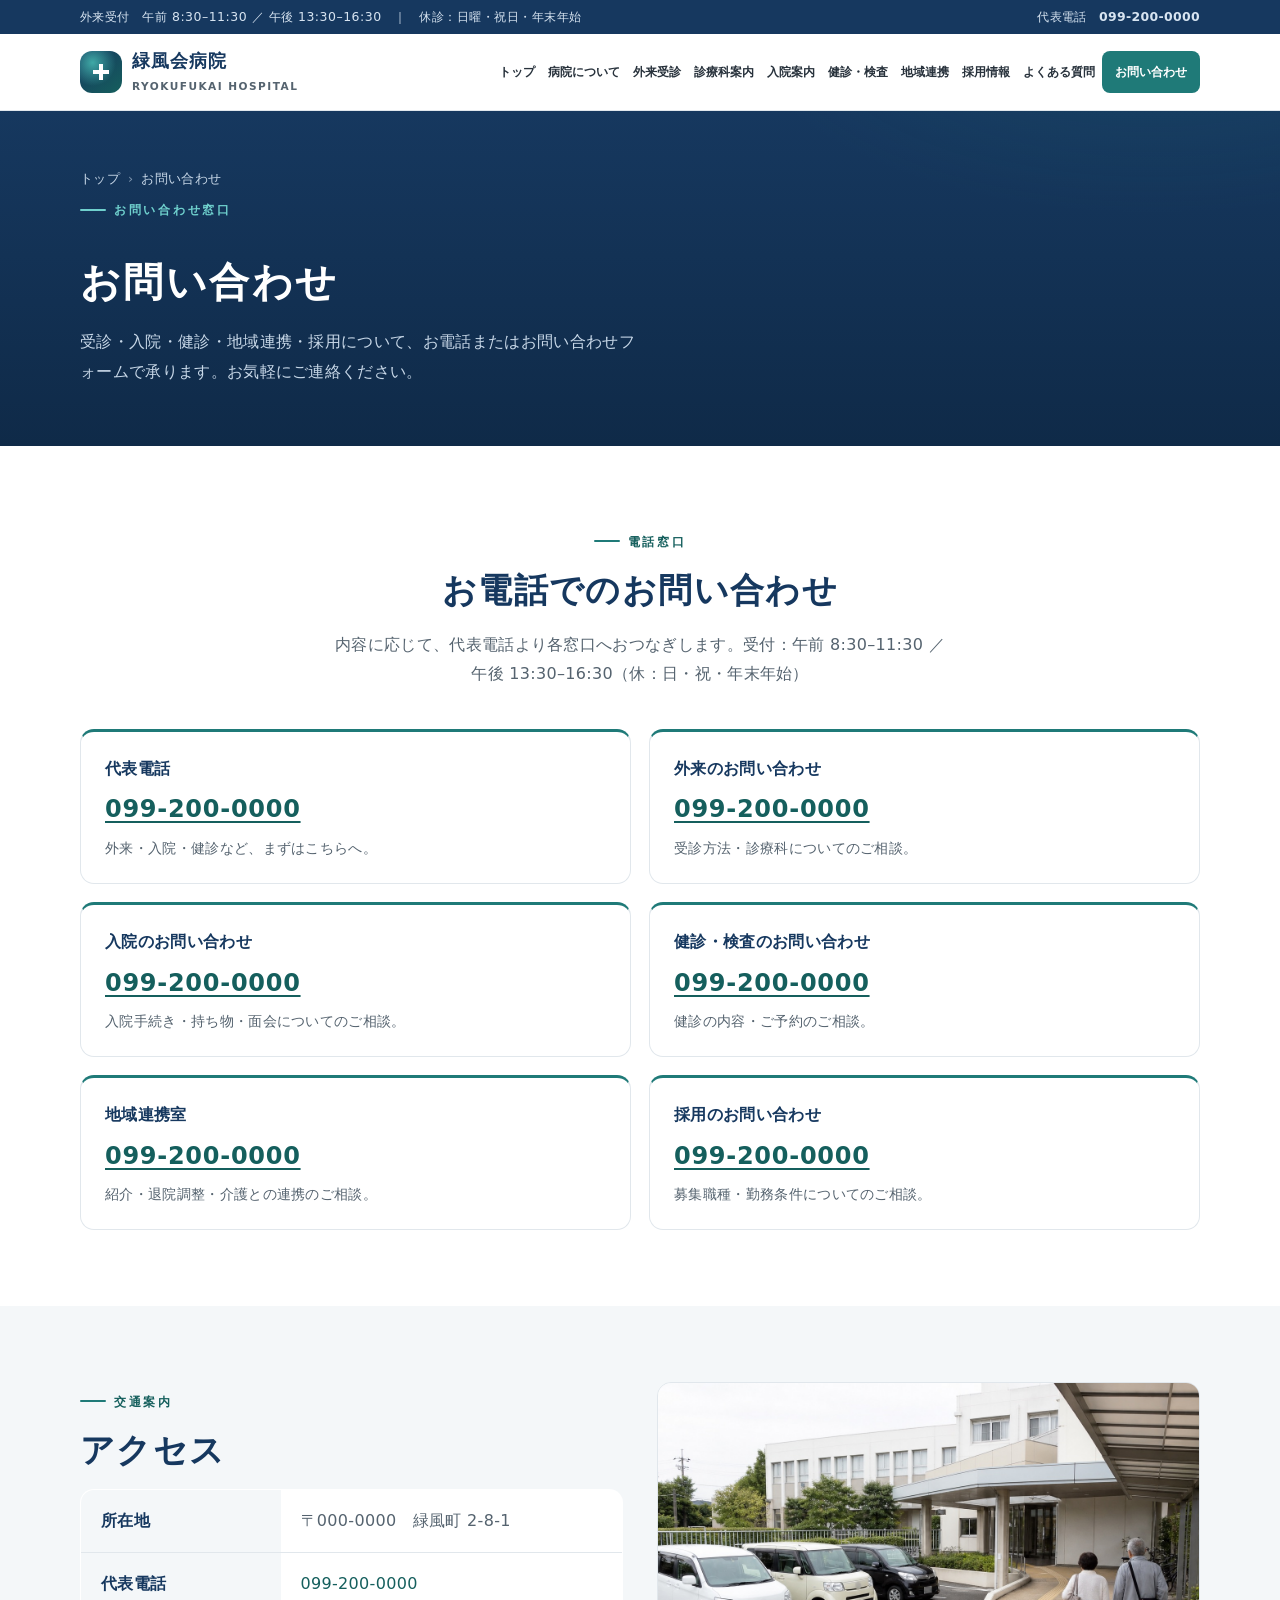
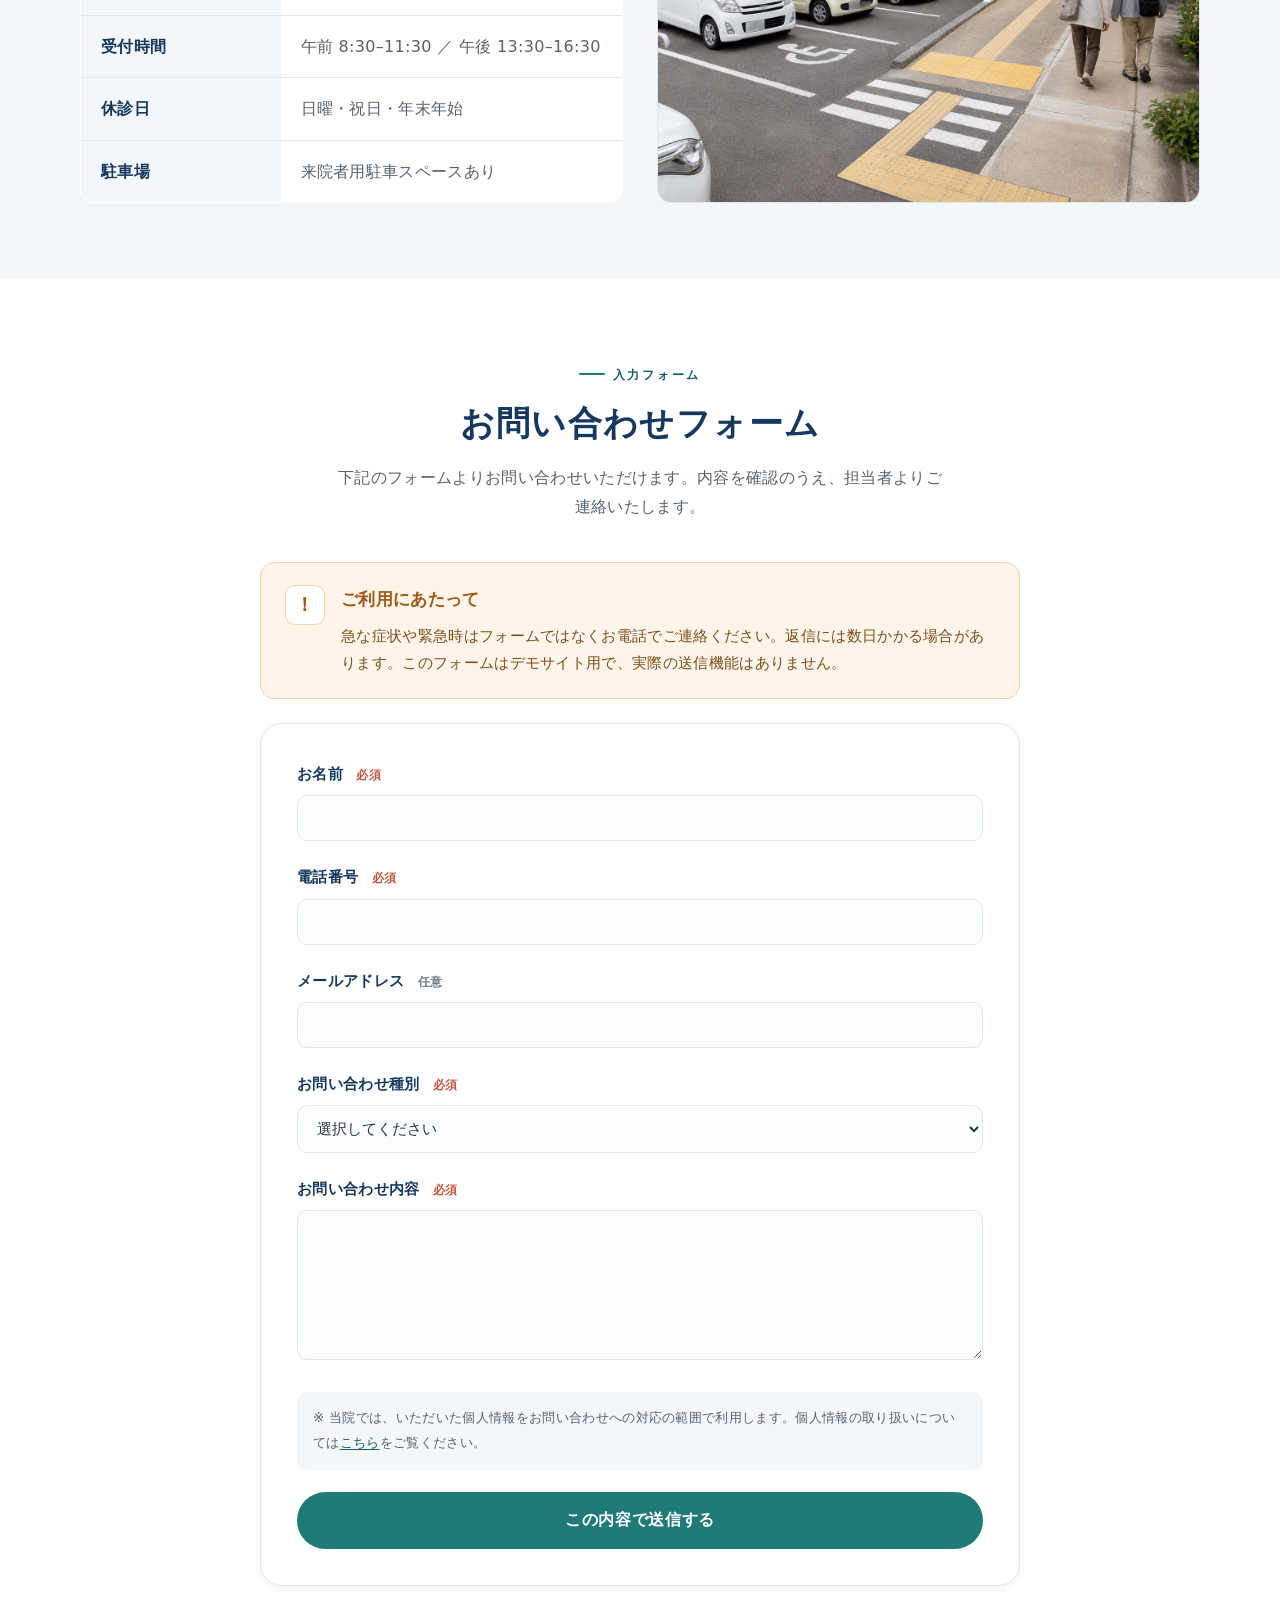
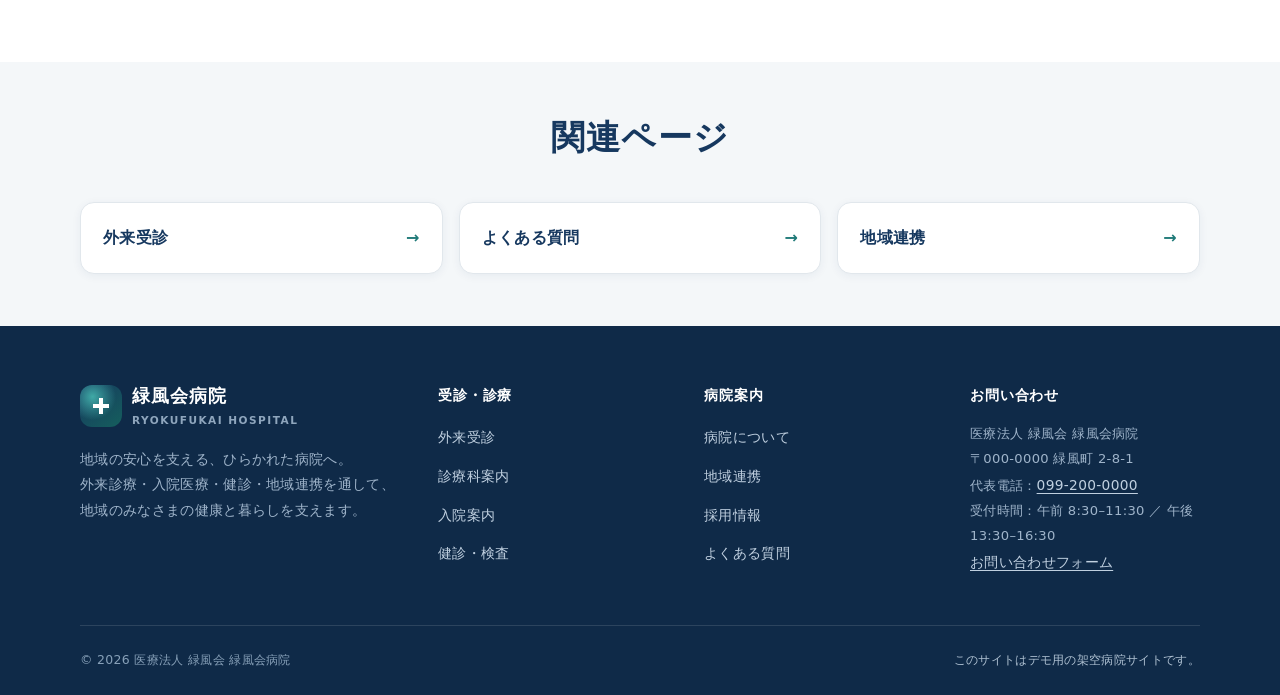
<file: contact.html>
<!DOCTYPE html>
<html lang="ja">
<head>
<meta charset="UTF-8">
<meta name="viewport" content="width=device-width, initial-scale=1.0">
<title>お問い合わせ｜緑風会病院</title>
<meta name="description" content="緑風会病院へのお問い合わせ。代表電話、外来・健診・地域連携室・採用の各窓口、所在地・アクセス、お問い合わせフォームをご案内します。">
<meta property="og:title" content="お問い合わせ｜緑風会病院">
<meta property="og:description" content="緑風会病院へのお問い合わせ。代表電話、外来・健診・地域連携室・採用の各窓口、所在地・アクセス、お問い合わせフォームをご案内します。">
<meta property="og:type" content="website">
<meta property="og:url" content="https://aicmode.github.io/RYOKUFUKAI-HOSPITAL/contact.html">
<meta property="og:site_name" content="緑風会病院">
<meta name="twitter:card" content="summary">
<link rel="stylesheet" href="style.css">
</head>
<body>

<header class="site-header">
  <div class="topbar">
    <div class="wrap">
      <span class="topbar__hours">外来受付　午前 8:30–11:30 ／ 午後 13:30–16:30　｜　休診：日曜・祝日・年末年始</span>
      <span>代表電話　<a class="topbar__tel" href="tel:0992000000">099-200-0000</a></span>
    </div>
  </div>
  <div class="wrap header-inner">
    <a class="brand" href="index.html" aria-label="緑風会病院 トップページ">
      <span class="brand__mark" aria-hidden="true"></span>
      <span><span class="brand__name">緑風会病院</span><span class="brand__sub">RYOKUFUKAI HOSPITAL</span></span>
    </a>
    <nav class="gnav" id="gnav" aria-label="メインナビゲーション">
      <a href="index.html">トップ</a>
      <a href="about.html">病院について</a>
      <a href="outpatient.html">外来受診</a>
      <a href="departments.html">診療科案内</a>
      <a href="inpatient.html">入院案内</a>
      <a href="checkup.html">健診・検査</a>
      <a href="cooperation.html">地域連携</a>
      <a href="recruit.html">採用情報</a>
      <a href="faq.html">よくある質問</a>
      <a href="contact.html" class="header-cta">お問い合わせ</a>
    </nav>
    <button class="nav-toggle" aria-label="メニューを開く" aria-controls="gnav" aria-expanded="false"><span></span></button>
  </div>
</header>

<section class="page-hero">
  <div class="wrap">
    <p class="breadcrumb"><a href="index.html">トップ</a><span>›</span>お問い合わせ</p>
    <span class="eyebrow">お問い合わせ窓口</span>
    <h1>お問い合わせ</h1>
    <p>受診・入院・健診・地域連携・採用について、お電話またはお問い合わせフォームで承ります。お気軽にご連絡ください。</p>
  </div>
</section>

<main>

  <!-- 電話窓口 -->
  <section class="section">
    <div class="wrap">
      <div class="section-head section-head--center">
        <span class="eyebrow">電話窓口</span>
        <h2 class="section-title">お電話でのお問い合わせ</h2>
        <p class="section-lead">内容に応じて、代表電話より各窓口へおつなぎします。受付：午前 8:30–11:30 ／ 午後 13:30–16:30（休：日・祝・年末年始）</p>
      </div>
      <div class="contact-grid reveal">
        <div class="contact-card">
          <h3>代表電話</h3>
          <p class="tel"><a href="tel:0992000000">099-200-0000</a></p>
          <p>外来・入院・健診など、まずはこちらへ。</p>
        </div>
        <div class="contact-card">
          <h3>外来のお問い合わせ</h3>
          <p class="tel"><a href="tel:0992000000">099-200-0000</a></p>
          <p>受診方法・診療科についてのご相談。</p>
        </div>
        <div class="contact-card">
          <h3>入院のお問い合わせ</h3>
          <p class="tel"><a href="tel:0992000000">099-200-0000</a></p>
          <p>入院手続き・持ち物・面会についてのご相談。</p>
        </div>
        <div class="contact-card">
          <h3>健診・検査のお問い合わせ</h3>
          <p class="tel"><a href="tel:0992000000">099-200-0000</a></p>
          <p>健診の内容・ご予約のご相談。</p>
        </div>
        <div class="contact-card">
          <h3>地域連携室</h3>
          <p class="tel"><a href="tel:0992000000">099-200-0000</a></p>
          <p>紹介・退院調整・介護との連携のご相談。</p>
        </div>
        <div class="contact-card">
          <h3>採用のお問い合わせ</h3>
          <p class="tel"><a href="tel:0992000000">099-200-0000</a></p>
          <p>募集職種・勤務条件についてのご相談。</p>
        </div>
      </div>
    </div>
  </section>

  <!-- アクセス -->
  <section class="section section--gray">
    <div class="wrap">
      <div class="grid grid--2" style="gap:34px;align-items:stretch;">
        <div class="reveal">
          <span class="eyebrow">交通案内</span>
          <h2 class="section-title">アクセス</h2>
          <table class="overview-table">
            <tbody>
              <tr><th>所在地</th><td>〒000-0000　緑風町 2-8-1</td></tr>
              <tr><th>代表電話</th><td><a href="tel:0992000000">099-200-0000</a></td></tr>
              <tr><th>受付時間</th><td>午前 8:30–11:30 ／ 午後 13:30–16:30</td></tr>
              <tr><th>休診日</th><td>日曜・祝日・年末年始</td></tr>
              <tr><th>駐車場</th><td>来院者用駐車スペースあり</td></tr>
            </tbody>
          </table>
        </div>
        <div class="map-frame map-frame--image reveal" role="img" aria-label="駐車場から病院入口までのバリアフリー動線イメージ">
          <img src="assets/images/contact-access.jpg" alt="病院入口までのバリアフリー動線" width="1536" height="1024" loading="lazy" decoding="async">
        </div>
      </div>
    </div>
  </section>

  <!-- フォーム -->
  <section class="section">
    <div class="wrap" style="max-width:760px;">
      <div class="section-head section-head--center">
        <span class="eyebrow">入力フォーム</span>
        <h2 class="section-title">お問い合わせフォーム</h2>
        <p class="section-lead">下記のフォームよりお問い合わせいただけます。内容を確認のうえ、担当者よりご連絡いたします。</p>
      </div>

      <div class="notice reveal" style="margin-bottom:24px;">
        <span class="notice__icon" aria-hidden="true">！</span>
        <div>
          <h3>ご利用にあたって</h3>
          <p>急な症状や緊急時はフォームではなくお電話でご連絡ください。返信には数日かかる場合があります。このフォームはデモサイト用で、実際の送信機能はありません。</p>
        </div>
      </div>

      <div class="form-card reveal">
        <form id="contact-form">
          <div class="field">
            <label for="name">お名前 <span class="req">必須</span></label>
            <input type="text" id="name" name="name" autocomplete="name" required>
          </div>
          <div class="field">
            <label for="tel">電話番号 <span class="req">必須</span></label>
            <input type="tel" id="tel" name="tel" autocomplete="tel" inputmode="tel" required>
          </div>
          <div class="field">
            <label for="email">メールアドレス <span class="opt">任意</span></label>
            <input type="email" id="email" name="email" autocomplete="email" inputmode="email">
          </div>
          <div class="field">
            <label for="type">お問い合わせ種別 <span class="req">必須</span></label>
            <select id="type" name="type" required>
              <option value="" selected disabled>選択してください</option>
              <option>外来受診について</option>
              <option>入院について</option>
              <option>健診・検査について</option>
              <option>地域連携について</option>
              <option>採用について</option>
              <option>その他</option>
            </select>
          </div>
          <div class="field">
            <label for="message">お問い合わせ内容 <span class="req">必須</span></label>
            <textarea id="message" name="message" required></textarea>
          </div>
          <div class="form-note">
            ※ 当院では、いただいた個人情報をお問い合わせへの対応の範囲で利用します。個人情報の取り扱いについては<a href="about.html#privacy">こちら</a>をご覧ください。
          </div>
          <button type="submit" class="btn btn--primary btn--wide btn--lg">この内容で送信する</button>
          <div class="form-msg" id="form-msg">送信完了のデモ表示です。このフォームから実際の問い合わせは送信されません。</div>
        </form>
      </div>
    </div>
  </section>

  <section class="section section--gray section--tight">
    <div class="wrap">
      <div class="section-head section-head--center"><h2 class="section-title">関連ページ</h2></div>
      <div class="related reveal">
        <a href="outpatient.html">外来受診 <span aria-hidden="true">→</span></a>
        <a href="faq.html">よくある質問 <span aria-hidden="true">→</span></a>
        <a href="cooperation.html">地域連携 <span aria-hidden="true">→</span></a>
      </div>
    </div>
  </section>

</main>

<footer class="site-footer">
  <div class="wrap">
    <div class="footer-grid">
      <div class="footer-brand">
        <span class="brand">
          <span class="brand__mark" aria-hidden="true"></span>
          <span><span class="brand__name">緑風会病院</span><span class="brand__sub">RYOKUFUKAI HOSPITAL</span></span>
        </span>
        <p>地域の安心を支える、ひらかれた病院へ。<br>外来診療・入院医療・健診・地域連携を通して、地域のみなさまの健康と暮らしを支えます。</p>
      </div>
      <div class="footer-col">
        <h4>受診・診療</h4>
        <ul>
          <li><a href="outpatient.html">外来受診</a></li>
          <li><a href="departments.html">診療科案内</a></li>
          <li><a href="inpatient.html">入院案内</a></li>
          <li><a href="checkup.html">健診・検査</a></li>
        </ul>
      </div>
      <div class="footer-col">
        <h4>病院案内</h4>
        <ul>
          <li><a href="about.html">病院について</a></li>
          <li><a href="cooperation.html">地域連携</a></li>
          <li><a href="recruit.html">採用情報</a></li>
          <li><a href="faq.html">よくある質問</a></li>
        </ul>
      </div>
      <div class="footer-col">
        <h4>お問い合わせ</h4>
        <p class="footer-meta">
          医療法人 緑風会 緑風会病院<br>
          〒000-0000 緑風町 2-8-1<br>
          代表電話：<a href="tel:0992000000">099-200-0000</a><br>
          受付時間：午前 8:30–11:30 ／ 午後 13:30–16:30<br>
          <a href="contact.html">お問い合わせフォーム</a>
        </p>
      </div>
    </div>
    <div class="footer-bottom">
      <span>© <span id="year">2026</span> 医療法人 緑風会 緑風会病院</span>
      <span class="footer-demo">このサイトはデモ用の架空病院サイトです。</span>
    </div>
  </div>
</footer>

<nav class="sticky-cta" aria-label="クイック導線">
  <a class="call" href="tel:0992000000">電話する</a>
  <a class="guide" href="outpatient.html">外来案内</a>
</nav>

<script src="script.js"></script>
</body>
</html>
</file>
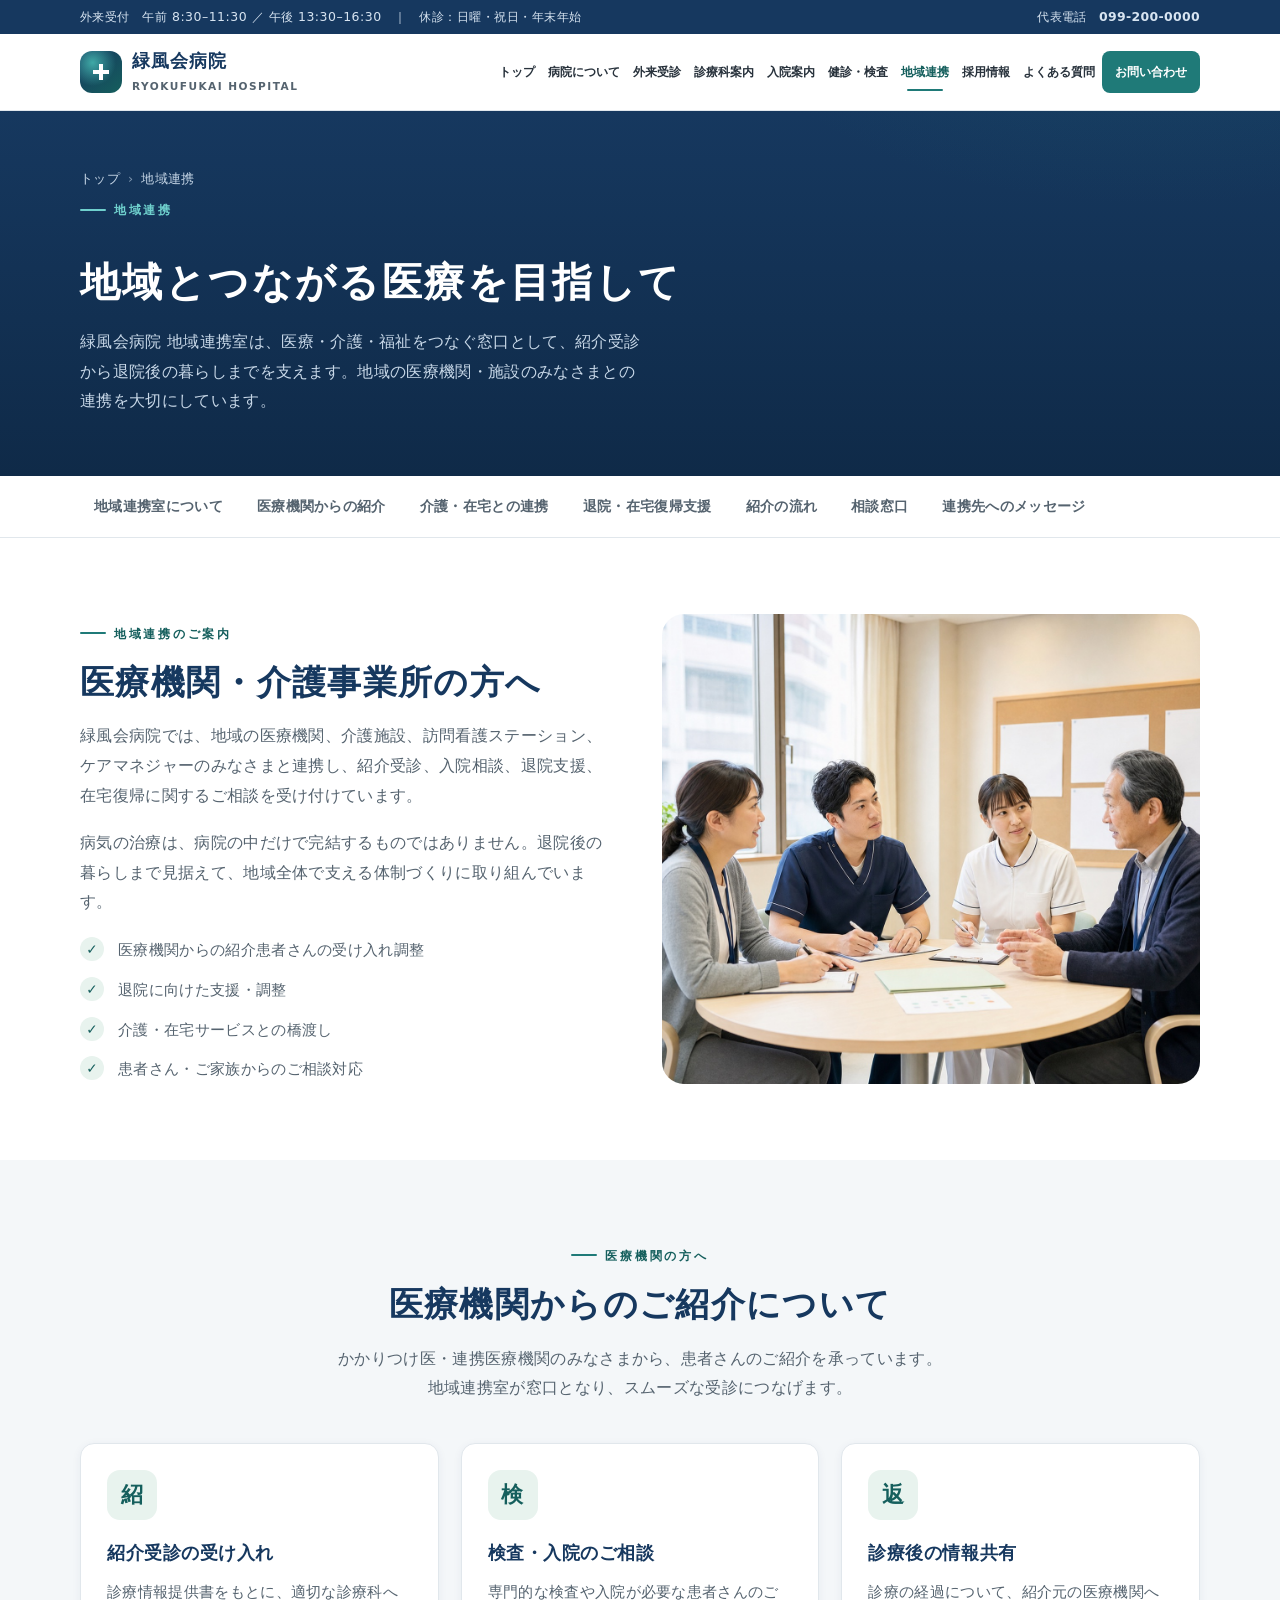
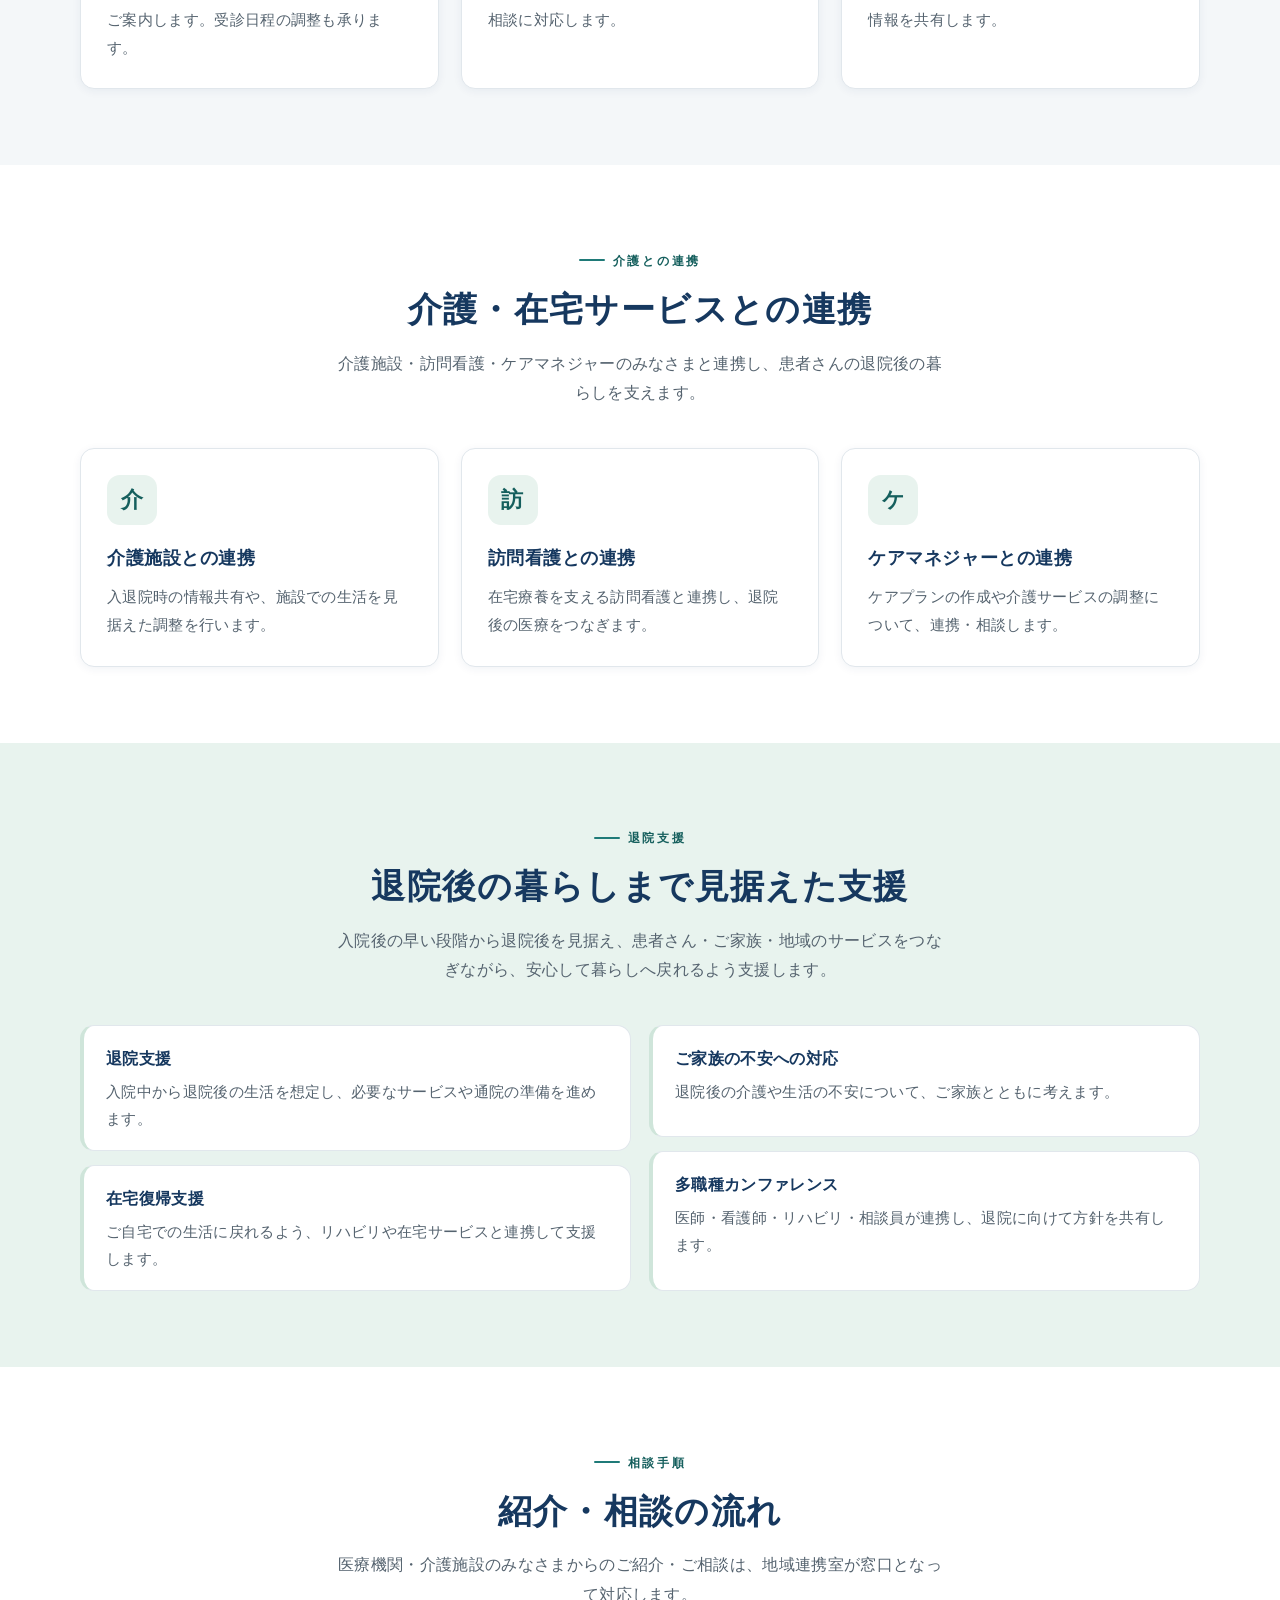
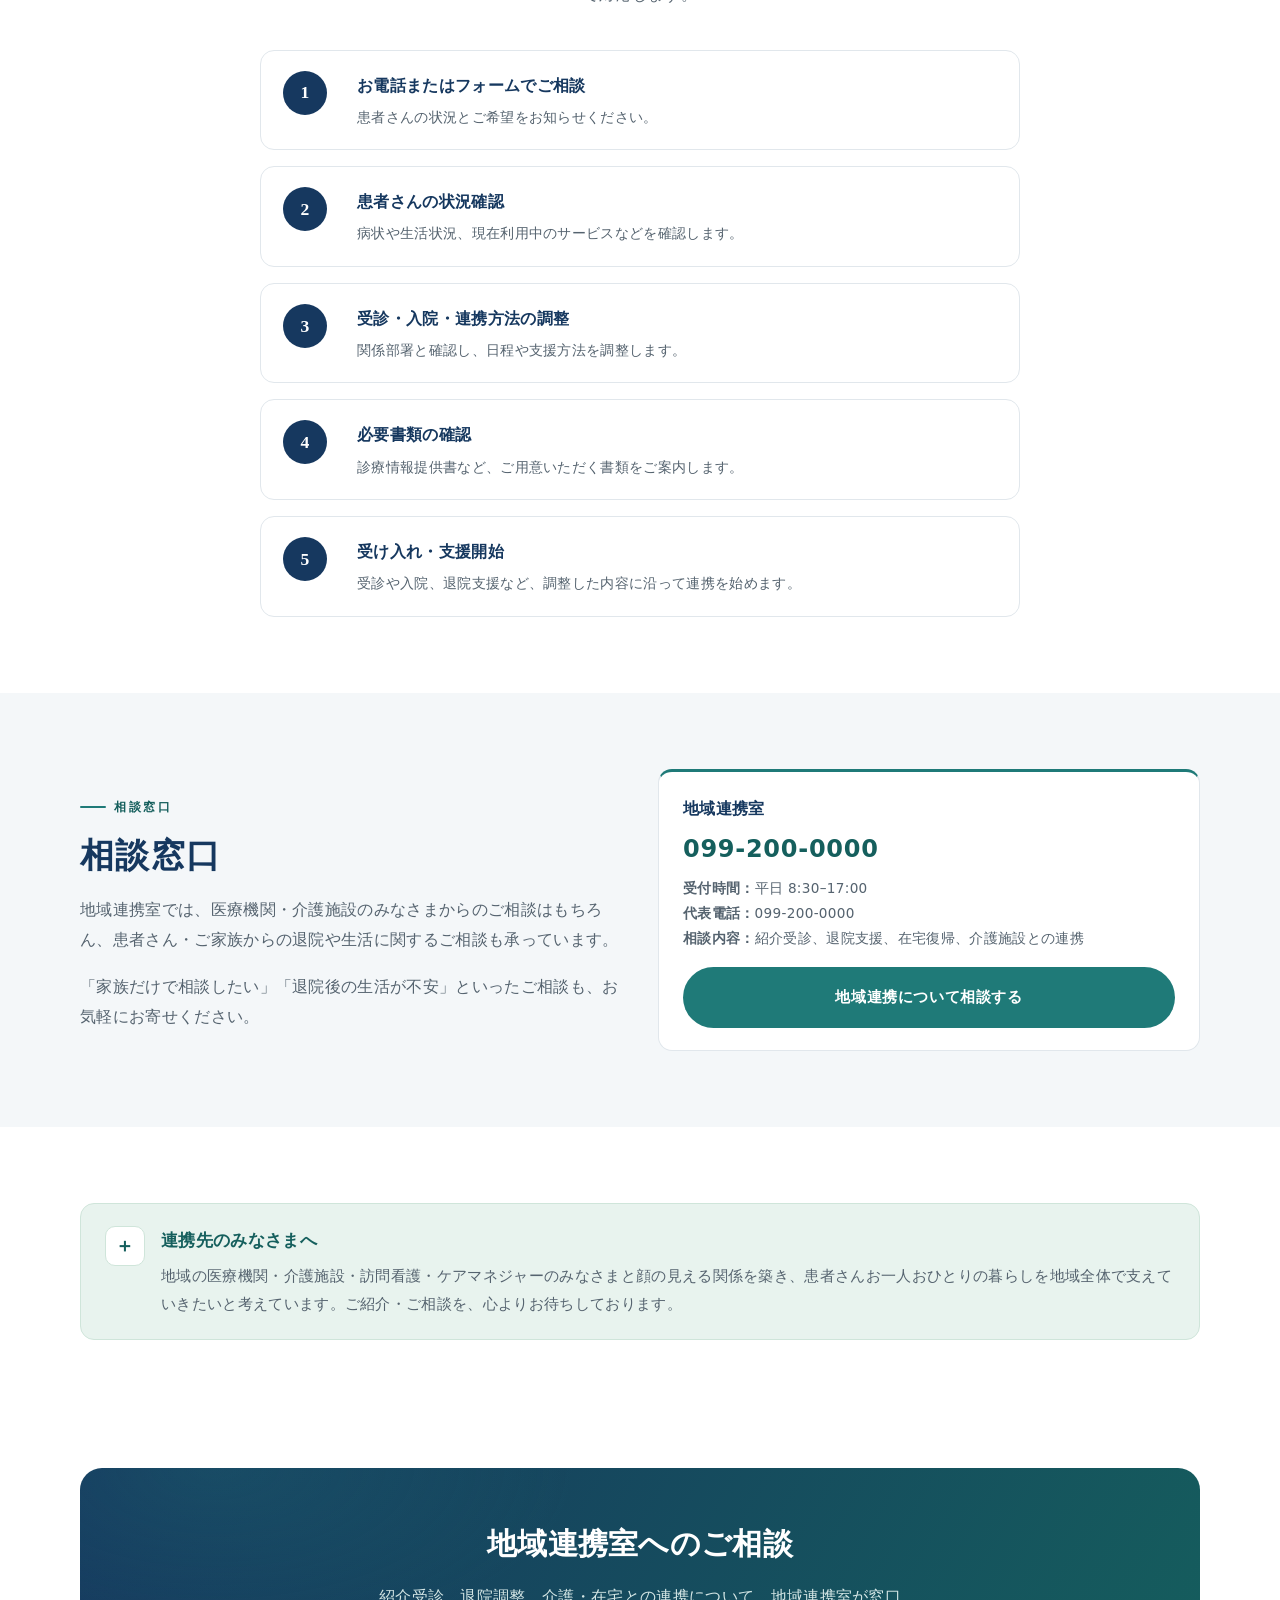
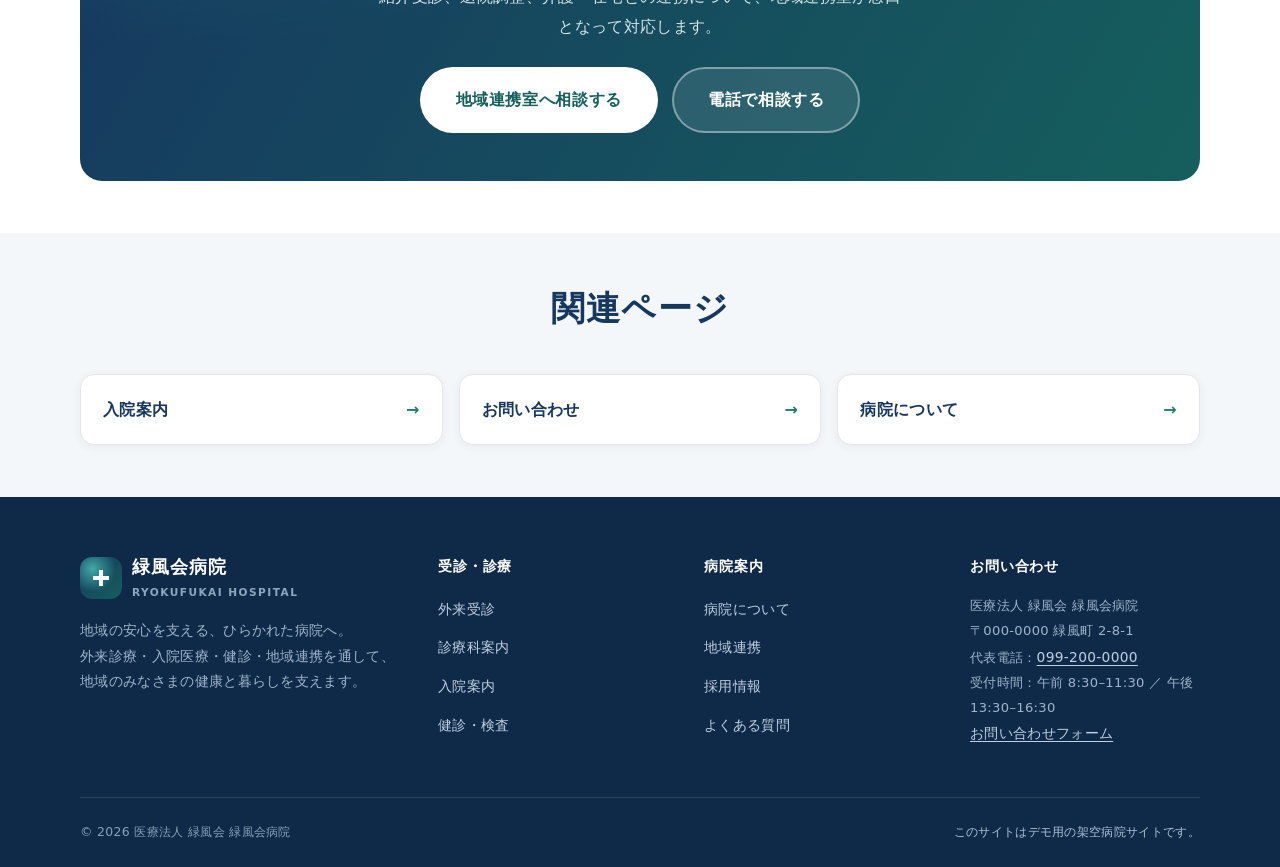
<file: cooperation.html>
<!DOCTYPE html>
<html lang="ja">
<head>
<meta charset="UTF-8">
<meta name="viewport" content="width=device-width, initial-scale=1.0">
<title>地域連携｜緑風会病院</title>
<meta name="description" content="緑風会病院 地域連携室のご案内。医療機関からの紹介、介護施設・訪問看護・ケアマネジャーとの連携、退院支援、在宅復帰支援、紹介患者さんの受け入れ、相談窓口について。">
<meta property="og:title" content="地域連携｜緑風会病院">
<meta property="og:description" content="緑風会病院 地域連携室のご案内。医療機関からの紹介、介護施設・訪問看護・ケアマネジャーとの連携、退院支援、在宅復帰支援、紹介患者さんの受け入れ、相談窓口についてご案内します。">
<meta property="og:type" content="website">
<meta property="og:url" content="https://aicmode.github.io/RYOKUFUKAI-HOSPITAL/cooperation.html">
<meta property="og:site_name" content="緑風会病院">
<meta name="twitter:card" content="summary">
<link rel="stylesheet" href="style.css">
</head>
<body>

<header class="site-header">
  <div class="topbar">
    <div class="wrap">
      <span class="topbar__hours">外来受付　午前 8:30–11:30 ／ 午後 13:30–16:30　｜　休診：日曜・祝日・年末年始</span>
      <span>代表電話　<a class="topbar__tel" href="tel:0992000000">099-200-0000</a></span>
    </div>
  </div>
  <div class="wrap header-inner">
    <a class="brand" href="index.html" aria-label="緑風会病院 トップページ">
      <span class="brand__mark" aria-hidden="true"></span>
      <span><span class="brand__name">緑風会病院</span><span class="brand__sub">RYOKUFUKAI HOSPITAL</span></span>
    </a>
    <nav class="gnav" id="gnav" aria-label="メインナビゲーション">
      <a href="index.html">トップ</a>
      <a href="about.html">病院について</a>
      <a href="outpatient.html">外来受診</a>
      <a href="departments.html">診療科案内</a>
      <a href="inpatient.html">入院案内</a>
      <a href="checkup.html">健診・検査</a>
      <a href="cooperation.html">地域連携</a>
      <a href="recruit.html">採用情報</a>
      <a href="faq.html">よくある質問</a>
      <a href="contact.html" class="header-cta">お問い合わせ</a>
    </nav>
    <button class="nav-toggle" aria-label="メニューを開く" aria-controls="gnav" aria-expanded="false"><span></span></button>
  </div>
</header>

<section class="page-hero">
  <div class="wrap">
    <p class="breadcrumb"><a href="index.html">トップ</a><span>›</span>地域連携</p>
    <span class="eyebrow">地域連携</span>
    <h1>地域とつながる医療を目指して</h1>
    <p>緑風会病院 地域連携室は、医療・介護・福祉をつなぐ窓口として、紹介受診から退院後の暮らしまでを支えます。地域の医療機関・施設のみなさまとの連携を大切にしています。</p>
  </div>
</section>

<nav class="subnav" aria-label="ページ内ナビ">
  <div class="wrap">
    <a href="#about">地域連携室について</a>
    <a href="#referral">医療機関からの紹介</a>
    <a href="#care">介護・在宅との連携</a>
    <a href="#discharge">退院・在宅復帰支援</a>
    <a href="#flow">紹介の流れ</a>
    <a href="#desk">相談窓口</a>
    <a href="#message">連携先へのメッセージ</a>
  </div>
</nav>

<main>

  <!-- 地域連携室について -->
  <section class="section" id="about">
    <div class="wrap">
      <div class="grid grid--2" style="gap:44px;align-items:center;">
        <div class="reveal">
          <span class="eyebrow">地域連携のご案内</span>
          <h2 class="section-title">医療機関・介護事業所の方へ</h2>
          <div class="prose">
            <p>緑風会病院では、地域の医療機関、介護施設、訪問看護ステーション、ケアマネジャーのみなさまと連携し、紹介受診、入院相談、退院支援、在宅復帰に関するご相談を受け付けています。</p>
            <p>病気の治療は、病院の中だけで完結するものではありません。退院後の暮らしまで見据えて、地域全体で支える体制づくりに取り組んでいます。</p>
          </div>
          <ul class="checklist" style="margin-top:20px;">
            <li>医療機関からの紹介患者さんの受け入れ調整</li>
            <li>退院に向けた支援・調整</li>
            <li>介護・在宅サービスとの橋渡し</li>
            <li>患者さん・ご家族からのご相談対応</li>
          </ul>
        </div>
        <div class="imgframe imgframe--image reveal" style="border-radius:var(--radius-lg);aspect-ratio:4/3.2;" role="img" aria-label="地域連携・カンファレンスのイメージ">
          <img src="assets/images/cooperation-meeting.jpg" alt="医療・介護スタッフによる連携会議" width="1402" height="1122" loading="lazy" decoding="async">
        </div>
      </div>
    </div>
  </section>

  <!-- 医療機関からの紹介 -->
  <section class="section section--gray" id="referral">
    <div class="wrap">
      <div class="section-head section-head--center">
        <span class="eyebrow">医療機関の方へ</span>
        <h2 class="section-title">医療機関からのご紹介について</h2>
        <p class="section-lead">かかりつけ医・連携医療機関のみなさまから、患者さんのご紹介を承っています。地域連携室が窓口となり、スムーズな受診につなげます。</p>
      </div>
      <div class="grid grid--3 reveal">
        <div class="card"><div class="card-icon" aria-hidden="true">紹</div><h3>紹介受診の受け入れ</h3><p>診療情報提供書をもとに、適切な診療科へご案内します。受診日程の調整も承ります。</p></div>
        <div class="card"><div class="card-icon" aria-hidden="true">検</div><h3>検査・入院のご相談</h3><p>専門的な検査や入院が必要な患者さんのご相談に対応します。</p></div>
        <div class="card"><div class="card-icon" aria-hidden="true">返</div><h3>診療後の情報共有</h3><p>診療の経過について、紹介元の医療機関へ情報を共有します。</p></div>
      </div>
    </div>
  </section>

  <!-- 介護・在宅との連携 -->
  <section class="section" id="care">
    <div class="wrap">
      <div class="section-head section-head--center">
        <span class="eyebrow">介護との連携</span>
        <h2 class="section-title">介護・在宅サービスとの連携</h2>
        <p class="section-lead">介護施設・訪問看護・ケアマネジャーのみなさまと連携し、患者さんの退院後の暮らしを支えます。</p>
      </div>
      <div class="grid grid--3 reveal">
        <div class="card"><div class="card-icon" aria-hidden="true">介</div><h3>介護施設との連携</h3><p>入退院時の情報共有や、施設での生活を見据えた調整を行います。</p></div>
        <div class="card"><div class="card-icon" aria-hidden="true">訪</div><h3>訪問看護との連携</h3><p>在宅療養を支える訪問看護と連携し、退院後の医療をつなぎます。</p></div>
        <div class="card"><div class="card-icon" aria-hidden="true">ケ</div><h3>ケアマネジャーとの連携</h3><p>ケアプランの作成や介護サービスの調整について、連携・相談します。</p></div>
      </div>
    </div>
  </section>

  <!-- 退院・在宅復帰支援 -->
  <section class="section section--green" id="discharge">
    <div class="wrap">
      <div class="section-head section-head--center">
        <span class="eyebrow">退院支援</span>
        <h2 class="section-title">退院後の暮らしまで見据えた支援</h2>
        <p class="section-lead">入院後の早い段階から退院後を見据え、患者さん・ご家族・地域のサービスをつなぎながら、安心して暮らしへ戻れるよう支援します。</p>
      </div>
      <div class="grid grid--2 reveal" style="gap:18px;">
        <div class="def-list">
          <div class="def"><h4>退院支援</h4><p>入院中から退院後の生活を想定し、必要なサービスや通院の準備を進めます。</p></div>
          <div class="def"><h4>在宅復帰支援</h4><p>ご自宅での生活に戻れるよう、リハビリや在宅サービスと連携して支援します。</p></div>
        </div>
        <div class="def-list">
          <div class="def"><h4>ご家族の不安への対応</h4><p>退院後の介護や生活の不安について、ご家族とともに考えます。</p></div>
          <div class="def"><h4>多職種カンファレンス</h4><p>医師・看護師・リハビリ・相談員が連携し、退院に向けて方針を共有します。</p></div>
        </div>
      </div>
    </div>
  </section>

  <!-- 紹介の流れ -->
  <section class="section" id="flow">
    <div class="wrap">
      <div class="section-head section-head--center">
        <span class="eyebrow">相談手順</span>
        <h2 class="section-title">紹介・相談の流れ</h2>
        <p class="section-lead">医療機関・介護施設のみなさまからのご紹介・ご相談は、地域連携室が窓口となって対応します。</p>
      </div>
      <ol class="steps reveal" style="max-width:760px;margin-inline:auto;">
        <li><h4>お電話またはフォームでご相談</h4><p>患者さんの状況とご希望をお知らせください。</p></li>
        <li><h4>患者さんの状況確認</h4><p>病状や生活状況、現在利用中のサービスなどを確認します。</p></li>
        <li><h4>受診・入院・連携方法の調整</h4><p>関係部署と確認し、日程や支援方法を調整します。</p></li>
        <li><h4>必要書類の確認</h4><p>診療情報提供書など、ご用意いただく書類をご案内します。</p></li>
        <li><h4>受け入れ・支援開始</h4><p>受診や入院、退院支援など、調整した内容に沿って連携を始めます。</p></li>
      </ol>
    </div>
  </section>

  <!-- 相談窓口 -->
  <section class="section section--gray" id="desk">
    <div class="wrap">
      <div class="grid grid--2" style="gap:36px;align-items:center;">
        <div class="reveal">
          <span class="eyebrow">相談窓口</span>
          <h2 class="section-title">相談窓口</h2>
          <div class="prose">
            <p>地域連携室では、医療機関・介護施設のみなさまからのご相談はもちろん、患者さん・ご家族からの退院や生活に関するご相談も承っています。</p>
            <p>「家族だけで相談したい」「退院後の生活が不安」といったご相談も、お気軽にお寄せください。</p>
          </div>
        </div>
        <div class="contact-card reveal">
          <h3>地域連携室</h3>
          <p class="tel">099-200-0000</p>
          <p><strong>受付時間：</strong>平日 8:30–17:00<br><strong>代表電話：</strong>099-200-0000<br><strong>相談内容：</strong>紹介受診、退院支援、在宅復帰、介護施設との連携</p>
          <div class="btn-row" style="margin-top:16px;">
            <a href="contact.html" class="btn btn--primary btn--wide">地域連携について相談する</a>
          </div>
        </div>
      </div>
    </div>
  </section>

  <!-- 連携先へのメッセージ -->
  <section class="section" id="message">
    <div class="wrap">
      <div class="notice notice--teal reveal">
        <span class="notice__icon" aria-hidden="true">＋</span>
        <div>
          <h3>連携先のみなさまへ</h3>
          <p>地域の医療機関・介護施設・訪問看護・ケアマネジャーのみなさまと顔の見える関係を築き、患者さんお一人おひとりの暮らしを地域全体で支えていきたいと考えています。ご紹介・ご相談を、心よりお待ちしております。</p>
        </div>
      </div>
    </div>
  </section>

  <!-- CTA -->
  <section class="section section--tight">
    <div class="wrap">
      <div class="cta-band reveal">
        <h2>地域連携室へのご相談</h2>
        <p>紹介受診、退院調整、介護・在宅との連携について、地域連携室が窓口となって対応します。</p>
        <div class="btn-row">
          <a href="contact.html" class="btn btn--primary btn--lg">地域連携室へ相談する</a>
          <a href="tel:0992000000" class="btn btn--ghost btn--lg">電話で相談する</a>
        </div>
      </div>
    </div>
  </section>

  <section class="section section--gray section--tight">
    <div class="wrap">
      <div class="section-head section-head--center"><h2 class="section-title">関連ページ</h2></div>
      <div class="related reveal">
        <a href="inpatient.html">入院案内 <span aria-hidden="true">→</span></a>
        <a href="contact.html">お問い合わせ <span aria-hidden="true">→</span></a>
        <a href="about.html">病院について <span aria-hidden="true">→</span></a>
      </div>
    </div>
  </section>

</main>

<footer class="site-footer">
  <div class="wrap">
    <div class="footer-grid">
      <div class="footer-brand">
        <span class="brand">
          <span class="brand__mark" aria-hidden="true"></span>
          <span><span class="brand__name">緑風会病院</span><span class="brand__sub">RYOKUFUKAI HOSPITAL</span></span>
        </span>
        <p>地域の安心を支える、ひらかれた病院へ。<br>外来診療・入院医療・健診・地域連携を通して、地域のみなさまの健康と暮らしを支えます。</p>
      </div>
      <div class="footer-col">
        <h4>受診・診療</h4>
        <ul>
          <li><a href="outpatient.html">外来受診</a></li>
          <li><a href="departments.html">診療科案内</a></li>
          <li><a href="inpatient.html">入院案内</a></li>
          <li><a href="checkup.html">健診・検査</a></li>
        </ul>
      </div>
      <div class="footer-col">
        <h4>病院案内</h4>
        <ul>
          <li><a href="about.html">病院について</a></li>
          <li><a href="cooperation.html">地域連携</a></li>
          <li><a href="recruit.html">採用情報</a></li>
          <li><a href="faq.html">よくある質問</a></li>
        </ul>
      </div>
      <div class="footer-col">
        <h4>お問い合わせ</h4>
        <p class="footer-meta">
          医療法人 緑風会 緑風会病院<br>
          〒000-0000 緑風町 2-8-1<br>
          代表電話：<a href="tel:0992000000">099-200-0000</a><br>
          受付時間：午前 8:30–11:30 ／ 午後 13:30–16:30<br>
          <a href="contact.html">お問い合わせフォーム</a>
        </p>
      </div>
    </div>
    <div class="footer-bottom">
      <span>© <span id="year">2026</span> 医療法人 緑風会 緑風会病院</span>
      <span class="footer-demo">このサイトはデモ用の架空病院サイトです。</span>
    </div>
  </div>
</footer>

<nav class="sticky-cta" aria-label="クイック導線">
  <a class="call" href="tel:0992000000">電話する</a>
  <a class="guide" href="contact.html">連携室へ相談</a>
</nav>

<script src="script.js"></script>
</body>
</html>
</file>
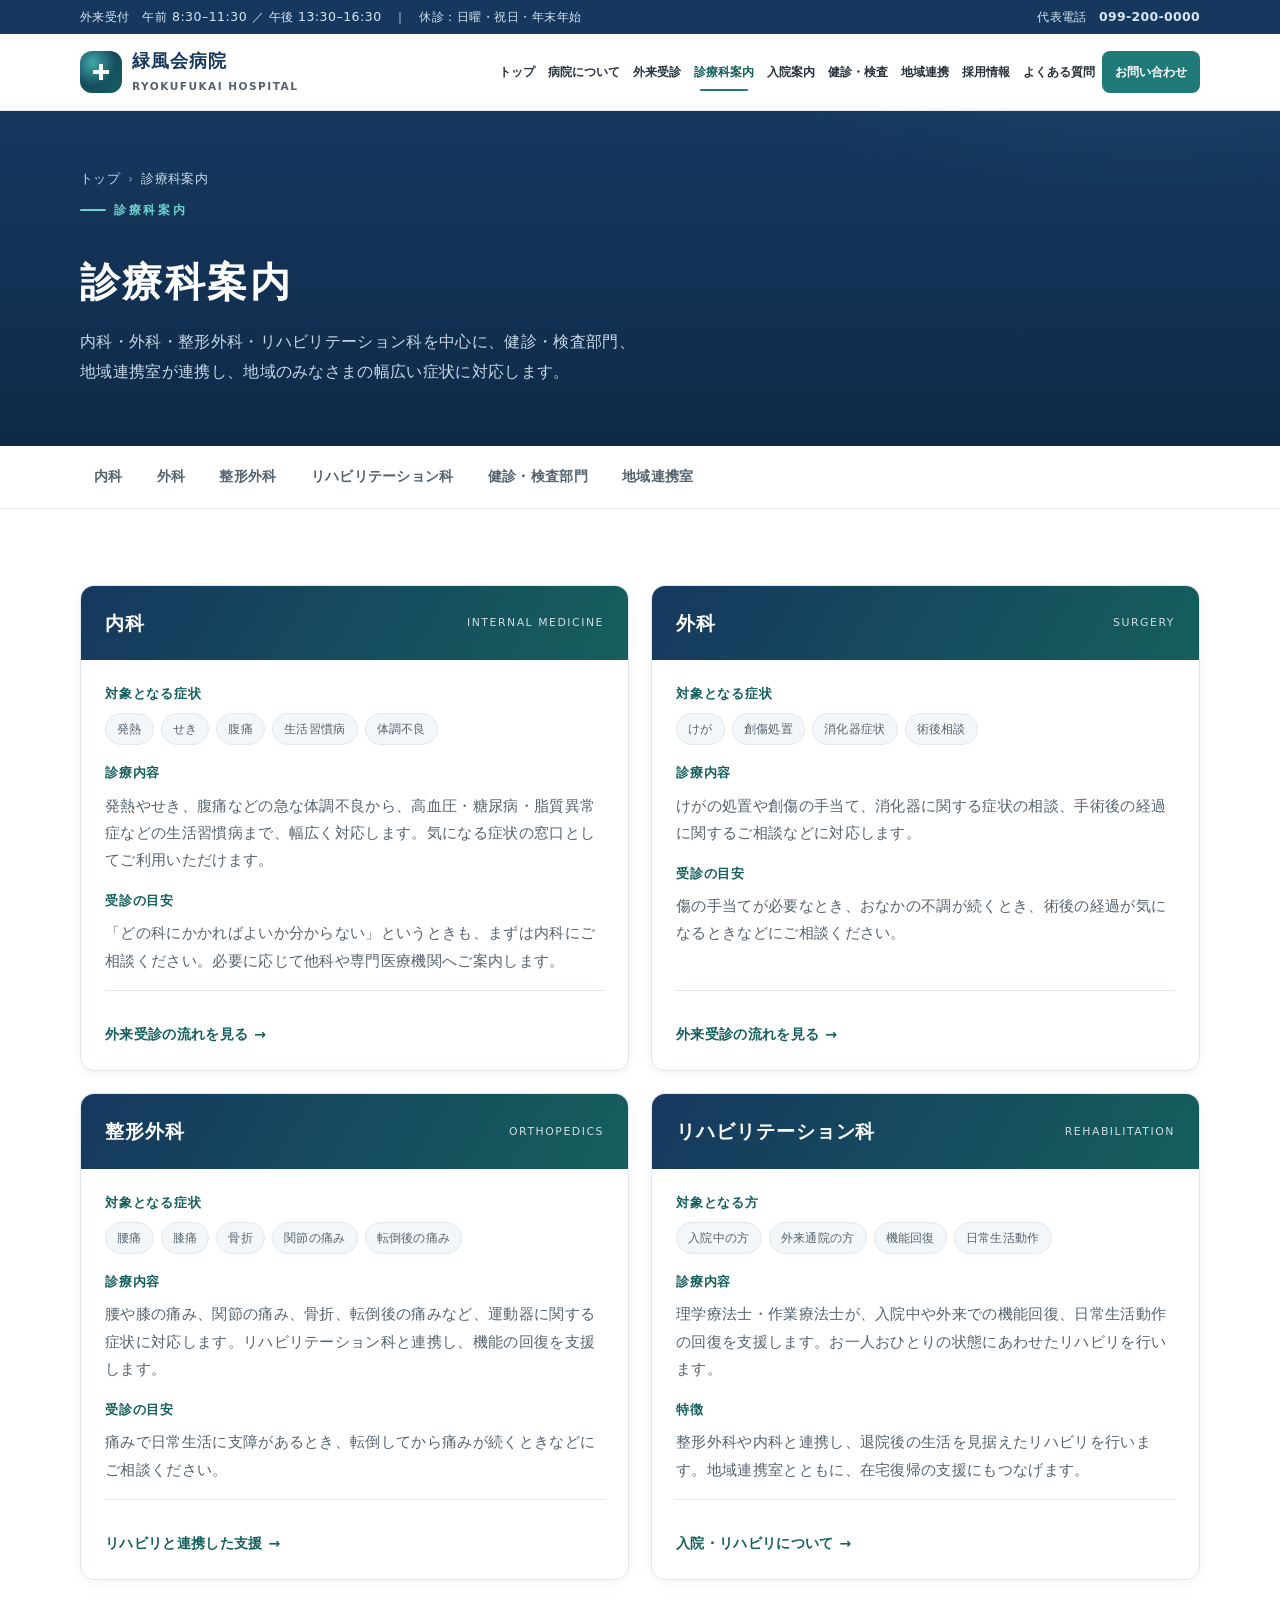
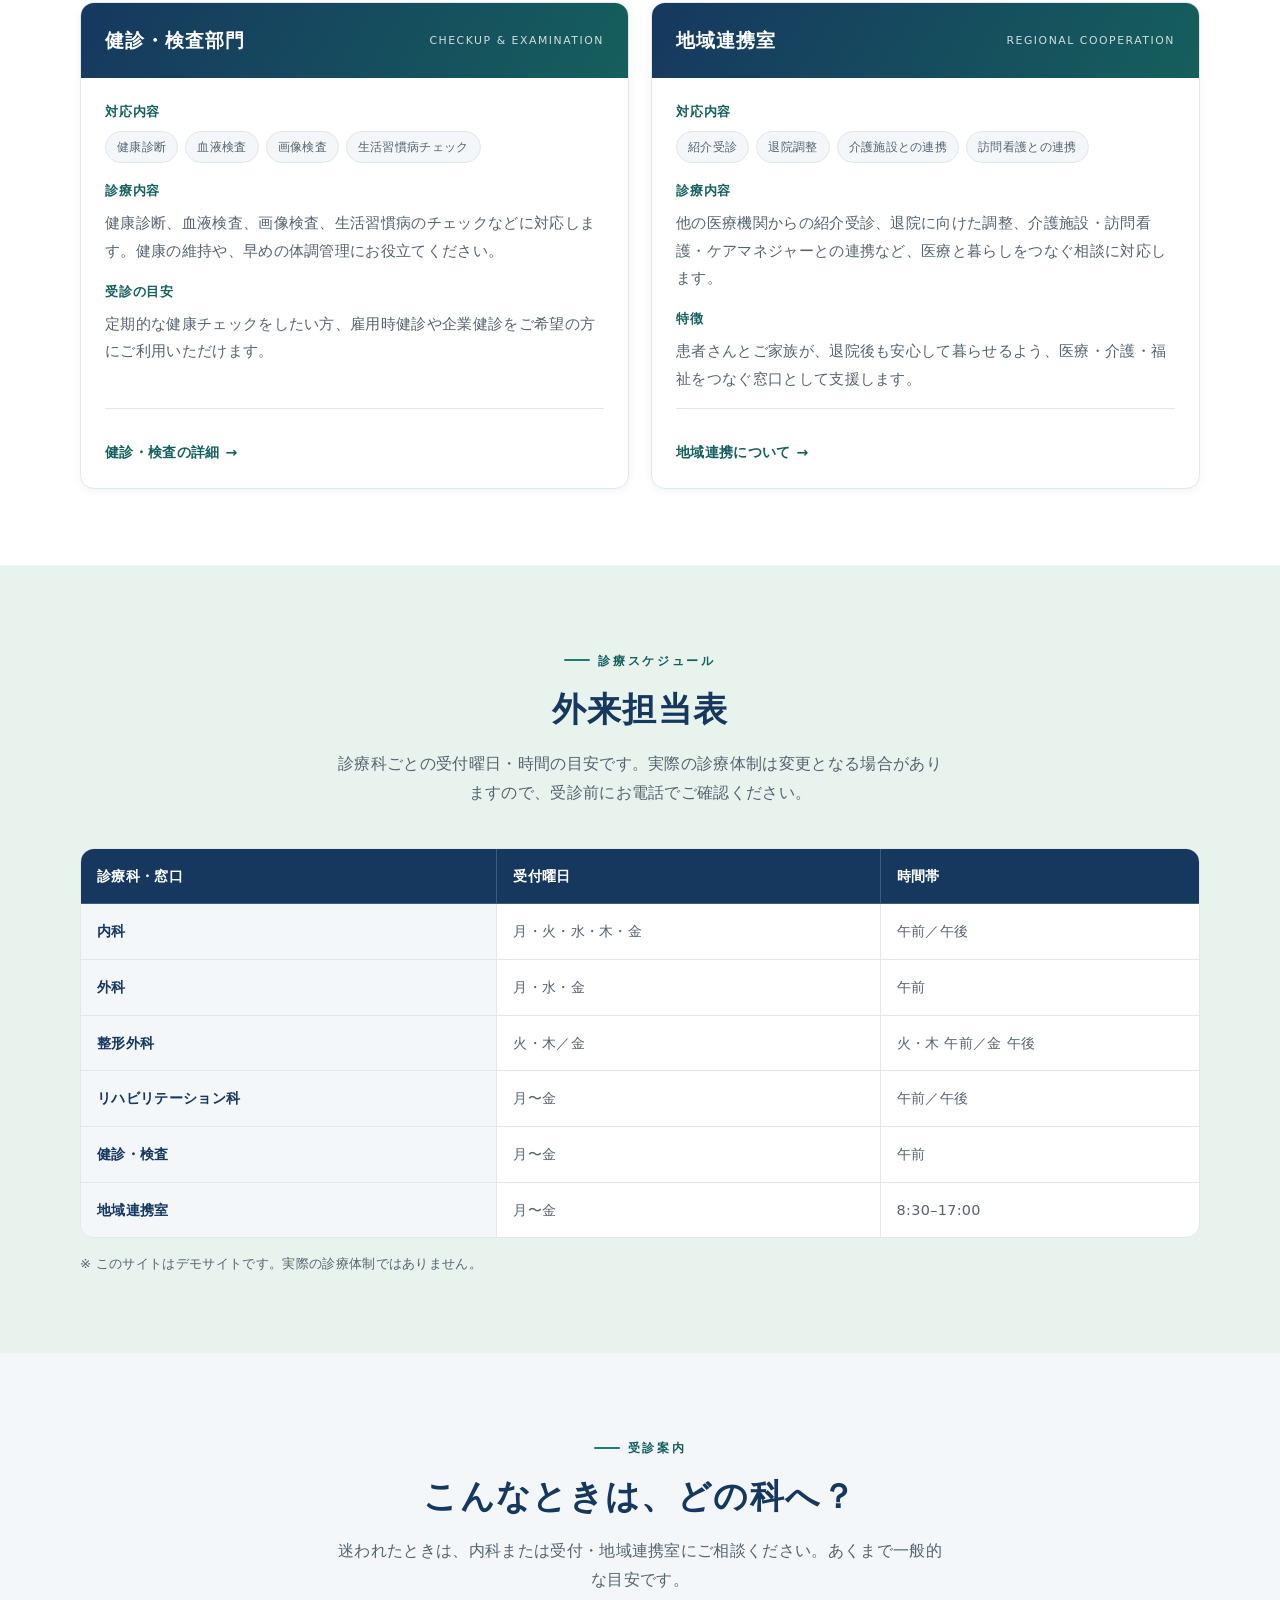
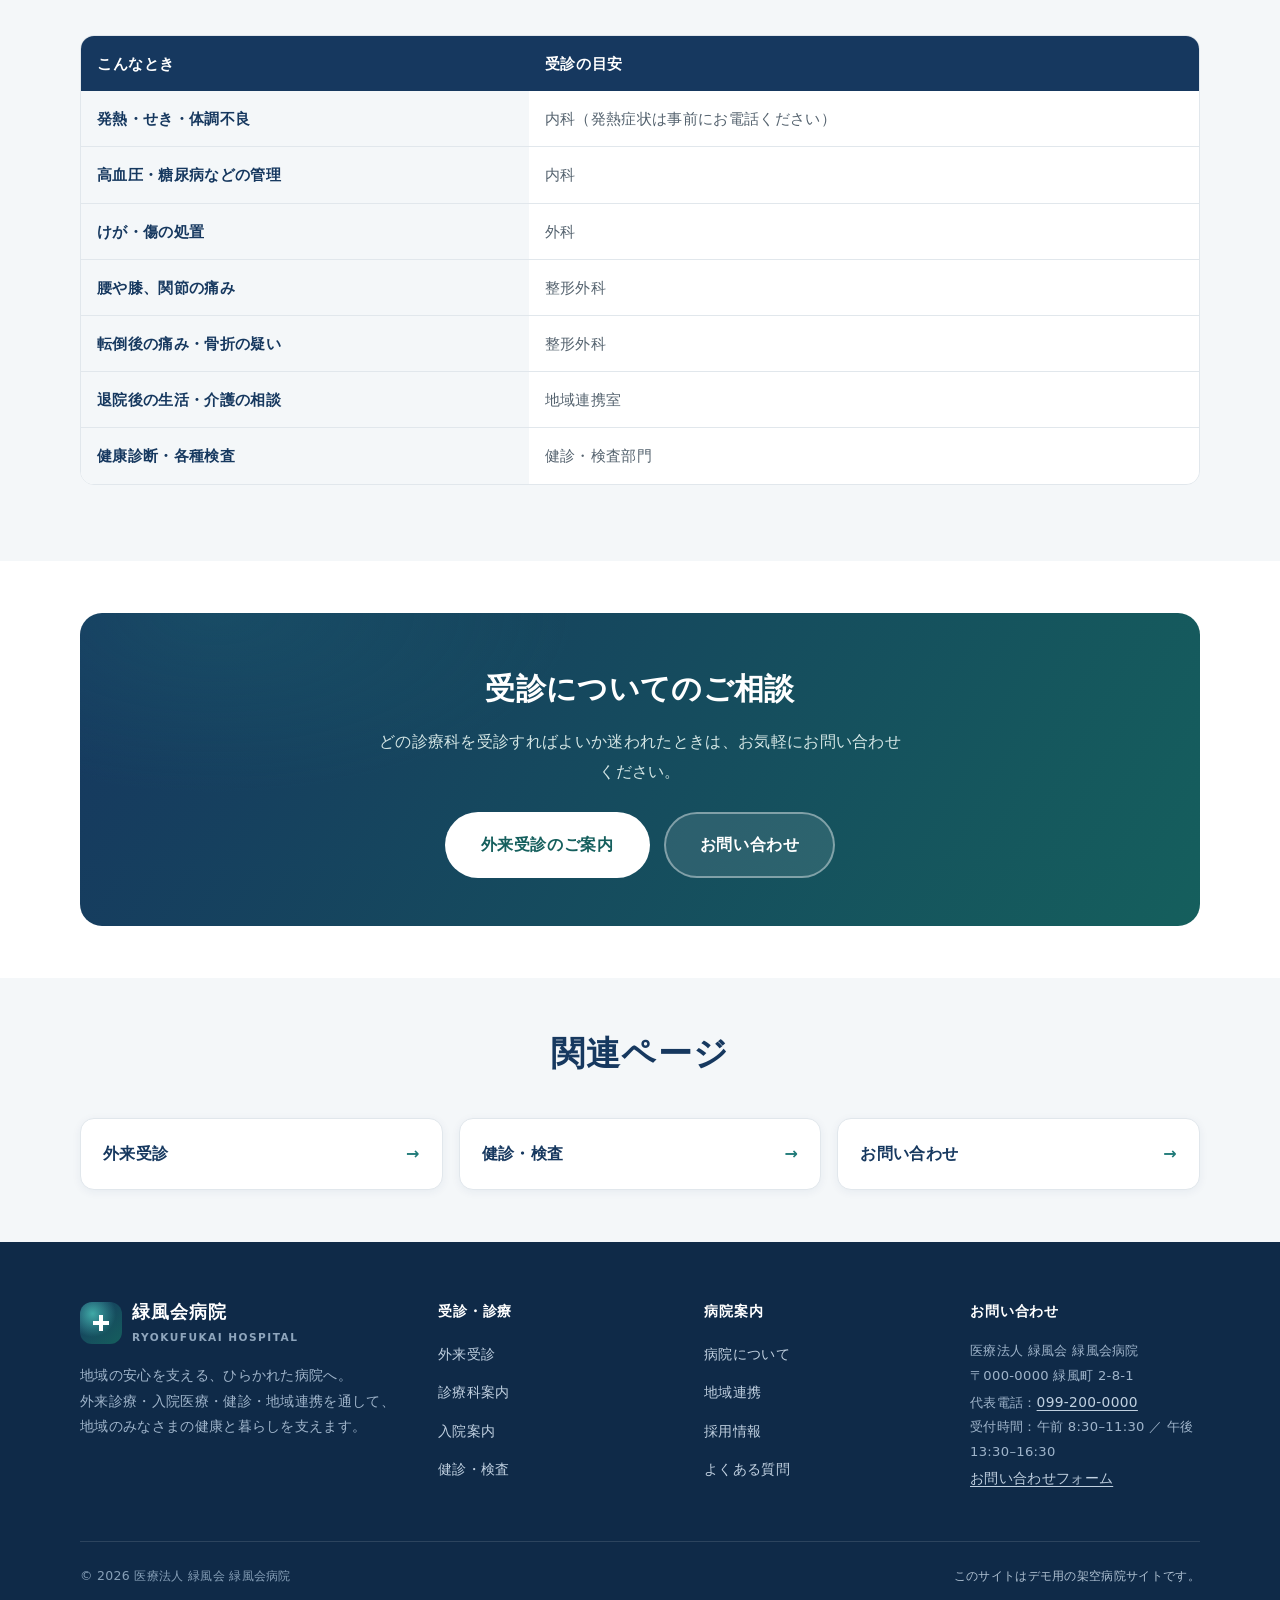
<file: departments.html>
<!DOCTYPE html>
<html lang="ja">
<head>
<meta charset="UTF-8">
<meta name="viewport" content="width=device-width, initial-scale=1.0">
<title>診療科案内｜緑風会病院</title>
<meta name="description" content="緑風会病院の診療科案内。内科・外科・整形外科・リハビリテーション科・健診検査部門・地域連携室の対象症状、診療内容、受診の目安、特徴をご紹介します。">
<meta property="og:title" content="診療科案内｜緑風会病院">
<meta property="og:description" content="緑風会病院の診療科案内。内科・外科・整形外科・リハビリテーション科・健診検査部門・地域連携室の対象症状、診療内容、受診の目安、特徴をご紹介します。">
<meta property="og:type" content="website">
<meta property="og:url" content="https://aicmode.github.io/RYOKUFUKAI-HOSPITAL/departments.html">
<meta property="og:site_name" content="緑風会病院">
<meta name="twitter:card" content="summary">
<link rel="stylesheet" href="style.css">
</head>
<body>

<header class="site-header">
  <div class="topbar">
    <div class="wrap">
      <span class="topbar__hours">外来受付　午前 8:30–11:30 ／ 午後 13:30–16:30　｜　休診：日曜・祝日・年末年始</span>
      <span>代表電話　<a class="topbar__tel" href="tel:0992000000">099-200-0000</a></span>
    </div>
  </div>
  <div class="wrap header-inner">
    <a class="brand" href="index.html" aria-label="緑風会病院 トップページ">
      <span class="brand__mark" aria-hidden="true"></span>
      <span><span class="brand__name">緑風会病院</span><span class="brand__sub">RYOKUFUKAI HOSPITAL</span></span>
    </a>
    <nav class="gnav" id="gnav" aria-label="メインナビゲーション">
      <a href="index.html">トップ</a>
      <a href="about.html">病院について</a>
      <a href="outpatient.html">外来受診</a>
      <a href="departments.html">診療科案内</a>
      <a href="inpatient.html">入院案内</a>
      <a href="checkup.html">健診・検査</a>
      <a href="cooperation.html">地域連携</a>
      <a href="recruit.html">採用情報</a>
      <a href="faq.html">よくある質問</a>
      <a href="contact.html" class="header-cta">お問い合わせ</a>
    </nav>
    <button class="nav-toggle" aria-label="メニューを開く" aria-controls="gnav" aria-expanded="false"><span></span></button>
  </div>
</header>

<section class="page-hero">
  <div class="wrap">
    <p class="breadcrumb"><a href="index.html">トップ</a><span>›</span>診療科案内</p>
    <span class="eyebrow">診療科案内</span>
    <h1>診療科案内</h1>
    <p>内科・外科・整形外科・リハビリテーション科を中心に、健診・検査部門、地域連携室が連携し、地域のみなさまの幅広い症状に対応します。</p>
  </div>
</section>

<nav class="subnav" aria-label="ページ内ナビ">
  <div class="wrap">
    <a href="#naika">内科</a>
    <a href="#geka">外科</a>
    <a href="#seikei">整形外科</a>
    <a href="#reha">リハビリテーション科</a>
    <a href="#kenshin">健診・検査部門</a>
    <a href="#renkei">地域連携室</a>
  </div>
</nav>

<main>

  <section class="section">
    <div class="wrap">
      <div class="grid grid--2 reveal">

        <!-- 内科 -->
        <article class="dept-card" id="naika">
          <div class="dept-card__head">
            <h3>内科</h3><span class="label-en">INTERNAL MEDICINE</span>
          </div>
          <div class="dept-card__body">
            <h4>対象となる症状</h4>
            <div class="symptom-tags">
              <span>発熱</span><span>せき</span><span>腹痛</span><span>生活習慣病</span><span>体調不良</span>
            </div>
            <h4>診療内容</h4>
            <p>発熱やせき、腹痛などの急な体調不良から、高血圧・糖尿病・脂質異常症などの生活習慣病まで、幅広く対応します。気になる症状の窓口としてご利用いただけます。</p>
            <h4>受診の目安</h4>
            <p>「どの科にかかればよいか分からない」というときも、まずは内科にご相談ください。必要に応じて他科や専門医療機関へご案内します。</p>
            <div class="dept-card__foot"><a class="card__link" href="outpatient.html">外来受診の流れを見る</a></div>
          </div>
        </article>

        <!-- 外科 -->
        <article class="dept-card" id="geka">
          <div class="dept-card__head">
            <h3>外科</h3><span class="label-en">SURGERY</span>
          </div>
          <div class="dept-card__body">
            <h4>対象となる症状</h4>
            <div class="symptom-tags">
              <span>けが</span><span>創傷処置</span><span>消化器症状</span><span>術後相談</span>
            </div>
            <h4>診療内容</h4>
            <p>けがの処置や創傷の手当て、消化器に関する症状の相談、手術後の経過に関するご相談などに対応します。</p>
            <h4>受診の目安</h4>
            <p>傷の手当てが必要なとき、おなかの不調が続くとき、術後の経過が気になるときなどにご相談ください。</p>
            <div class="dept-card__foot"><a class="card__link" href="outpatient.html">外来受診の流れを見る</a></div>
          </div>
        </article>

        <!-- 整形外科 -->
        <article class="dept-card" id="seikei">
          <div class="dept-card__head">
            <h3>整形外科</h3><span class="label-en">ORTHOPEDICS</span>
          </div>
          <div class="dept-card__body">
            <h4>対象となる症状</h4>
            <div class="symptom-tags">
              <span>腰痛</span><span>膝痛</span><span>骨折</span><span>関節の痛み</span><span>転倒後の痛み</span>
            </div>
            <h4>診療内容</h4>
            <p>腰や膝の痛み、関節の痛み、骨折、転倒後の痛みなど、運動器に関する症状に対応します。リハビリテーション科と連携し、機能の回復を支援します。</p>
            <h4>受診の目安</h4>
            <p>痛みで日常生活に支障があるとき、転倒してから痛みが続くときなどにご相談ください。</p>
            <div class="dept-card__foot"><a class="card__link" href="#reha">リハビリと連携した支援</a></div>
          </div>
        </article>

        <!-- リハビリ -->
        <article class="dept-card" id="reha">
          <div class="dept-card__head">
            <h3>リハビリテーション科</h3><span class="label-en">REHABILITATION</span>
          </div>
          <div class="dept-card__body">
            <h4>対象となる方</h4>
            <div class="symptom-tags">
              <span>入院中の方</span><span>外来通院の方</span><span>機能回復</span><span>日常生活動作</span>
            </div>
            <h4>診療内容</h4>
            <p>理学療法士・作業療法士が、入院中や外来での機能回復、日常生活動作の回復を支援します。お一人おひとりの状態にあわせたリハビリを行います。</p>
            <h4>特徴</h4>
            <p>整形外科や内科と連携し、退院後の生活を見据えたリハビリを行います。地域連携室とともに、在宅復帰の支援にもつなげます。</p>
            <div class="dept-card__foot"><a class="card__link" href="inpatient.html">入院・リハビリについて</a></div>
          </div>
        </article>

        <!-- 健診・検査部門 -->
        <article class="dept-card" id="kenshin">
          <div class="dept-card__head">
            <h3>健診・検査部門</h3><span class="label-en">CHECKUP &amp; EXAMINATION</span>
          </div>
          <div class="dept-card__body">
            <h4>対応内容</h4>
            <div class="symptom-tags">
              <span>健康診断</span><span>血液検査</span><span>画像検査</span><span>生活習慣病チェック</span>
            </div>
            <h4>診療内容</h4>
            <p>健康診断、血液検査、画像検査、生活習慣病のチェックなどに対応します。健康の維持や、早めの体調管理にお役立てください。</p>
            <h4>受診の目安</h4>
            <p>定期的な健康チェックをしたい方、雇用時健診や企業健診をご希望の方にご利用いただけます。</p>
            <div class="dept-card__foot"><a class="card__link" href="checkup.html">健診・検査の詳細</a></div>
          </div>
        </article>

        <!-- 地域連携室 -->
        <article class="dept-card" id="renkei">
          <div class="dept-card__head">
            <h3>地域連携室</h3><span class="label-en">REGIONAL COOPERATION</span>
          </div>
          <div class="dept-card__body">
            <h4>対応内容</h4>
            <div class="symptom-tags">
              <span>紹介受診</span><span>退院調整</span><span>介護施設との連携</span><span>訪問看護との連携</span>
            </div>
            <h4>診療内容</h4>
            <p>他の医療機関からの紹介受診、退院に向けた調整、介護施設・訪問看護・ケアマネジャーとの連携など、医療と暮らしをつなぐ相談に対応します。</p>
            <h4>特徴</h4>
            <p>患者さんとご家族が、退院後も安心して暮らせるよう、医療・介護・福祉をつなぐ窓口として支援します。</p>
            <div class="dept-card__foot"><a class="card__link" href="cooperation.html">地域連携について</a></div>
          </div>
        </article>

      </div>
    </div>
  </section>

  <!-- 外来担当表 -->
  <section class="section section--green" id="schedule">
    <div class="wrap">
      <div class="section-head section-head--center">
        <span class="eyebrow">診療スケジュール</span>
        <h2 class="section-title">外来担当表</h2>
        <p class="section-lead">診療科ごとの受付曜日・時間の目安です。実際の診療体制は変更となる場合がありますので、受診前にお電話でご確認ください。</p>
      </div>
      <div class="schedule-list reveal">
        <div class="schedule-row schedule-head" aria-hidden="true"><span>診療科・窓口</span><span>受付曜日</span><span>時間帯</span></div>
        <div class="schedule-row"><strong>内科</strong><span data-label="受付曜日">月・火・水・木・金</span><span data-label="時間帯">午前／午後</span></div>
        <div class="schedule-row"><strong>外科</strong><span data-label="受付曜日">月・水・金</span><span data-label="時間帯">午前</span></div>
        <div class="schedule-row"><strong>整形外科</strong><span data-label="受付曜日">火・木／金</span><span data-label="時間帯">火・木 午前／金 午後</span></div>
        <div class="schedule-row"><strong>リハビリテーション科</strong><span data-label="受付曜日">月〜金</span><span data-label="時間帯">午前／午後</span></div>
        <div class="schedule-row"><strong>健診・検査</strong><span data-label="受付曜日">月〜金</span><span data-label="時間帯">午前</span></div>
        <div class="schedule-row"><strong>地域連携室</strong><span data-label="受付曜日">月〜金</span><span data-label="時間帯">8:30–17:00</span></div>
      </div>
      <p class="demo-note">※ このサイトはデモサイトです。実際の診療体制ではありません。</p>
    </div>
  </section>

  <!-- 受診の目安 表 -->
  <section class="section section--gray">
    <div class="wrap">
      <div class="section-head section-head--center">
        <span class="eyebrow">受診案内</span>
        <h2 class="section-title">こんなときは、どの科へ？</h2>
        <p class="section-lead">迷われたときは、内科または受付・地域連携室にご相談ください。あくまで一般的な目安です。</p>
      </div>
      <div class="table-wrap reveal">
        <table class="data-table">
          <thead><tr><th>こんなとき</th><th>受診の目安</th></tr></thead>
          <tbody>
            <tr><th>発熱・せき・体調不良</th><td>内科（発熱症状は事前にお電話ください）</td></tr>
            <tr><th>高血圧・糖尿病などの管理</th><td>内科</td></tr>
            <tr><th>けが・傷の処置</th><td>外科</td></tr>
            <tr><th>腰や膝、関節の痛み</th><td>整形外科</td></tr>
            <tr><th>転倒後の痛み・骨折の疑い</th><td>整形外科</td></tr>
            <tr><th>退院後の生活・介護の相談</th><td>地域連携室</td></tr>
            <tr><th>健康診断・各種検査</th><td>健診・検査部門</td></tr>
          </tbody>
        </table>
      </div>
    </div>
  </section>

  <!-- CTA -->
  <section class="section section--tight">
    <div class="wrap">
      <div class="cta-band reveal">
        <h2>受診についてのご相談</h2>
        <p>どの診療科を受診すればよいか迷われたときは、お気軽にお問い合わせください。</p>
        <div class="btn-row">
          <a href="outpatient.html" class="btn btn--primary btn--lg">外来受診のご案内</a>
          <a href="contact.html" class="btn btn--ghost btn--lg">お問い合わせ</a>
        </div>
      </div>
    </div>
  </section>

  <section class="section section--gray section--tight">
    <div class="wrap">
      <div class="section-head section-head--center"><h2 class="section-title">関連ページ</h2></div>
      <div class="related reveal">
        <a href="outpatient.html">外来受診 <span aria-hidden="true">→</span></a>
        <a href="checkup.html">健診・検査 <span aria-hidden="true">→</span></a>
        <a href="contact.html">お問い合わせ <span aria-hidden="true">→</span></a>
      </div>
    </div>
  </section>

</main>

<footer class="site-footer">
  <div class="wrap">
    <div class="footer-grid">
      <div class="footer-brand">
        <span class="brand">
          <span class="brand__mark" aria-hidden="true"></span>
          <span><span class="brand__name">緑風会病院</span><span class="brand__sub">RYOKUFUKAI HOSPITAL</span></span>
        </span>
        <p>地域の安心を支える、ひらかれた病院へ。<br>外来診療・入院医療・健診・地域連携を通して、地域のみなさまの健康と暮らしを支えます。</p>
      </div>
      <div class="footer-col">
        <h4>受診・診療</h4>
        <ul>
          <li><a href="outpatient.html">外来受診</a></li>
          <li><a href="departments.html">診療科案内</a></li>
          <li><a href="inpatient.html">入院案内</a></li>
          <li><a href="checkup.html">健診・検査</a></li>
        </ul>
      </div>
      <div class="footer-col">
        <h4>病院案内</h4>
        <ul>
          <li><a href="about.html">病院について</a></li>
          <li><a href="cooperation.html">地域連携</a></li>
          <li><a href="recruit.html">採用情報</a></li>
          <li><a href="faq.html">よくある質問</a></li>
        </ul>
      </div>
      <div class="footer-col">
        <h4>お問い合わせ</h4>
        <p class="footer-meta">
          医療法人 緑風会 緑風会病院<br>
          〒000-0000 緑風町 2-8-1<br>
          代表電話：<a href="tel:0992000000">099-200-0000</a><br>
          受付時間：午前 8:30–11:30 ／ 午後 13:30–16:30<br>
          <a href="contact.html">お問い合わせフォーム</a>
        </p>
      </div>
    </div>
    <div class="footer-bottom">
      <span>© <span id="year">2026</span> 医療法人 緑風会 緑風会病院</span>
      <span class="footer-demo">このサイトはデモ用の架空病院サイトです。</span>
    </div>
  </div>
</footer>

<nav class="sticky-cta" aria-label="クイック導線">
  <a class="call" href="tel:0992000000">電話する</a>
  <a class="guide" href="outpatient.html">外来案内</a>
</nav>

<script src="script.js"></script>
</body>
</html>
</file>
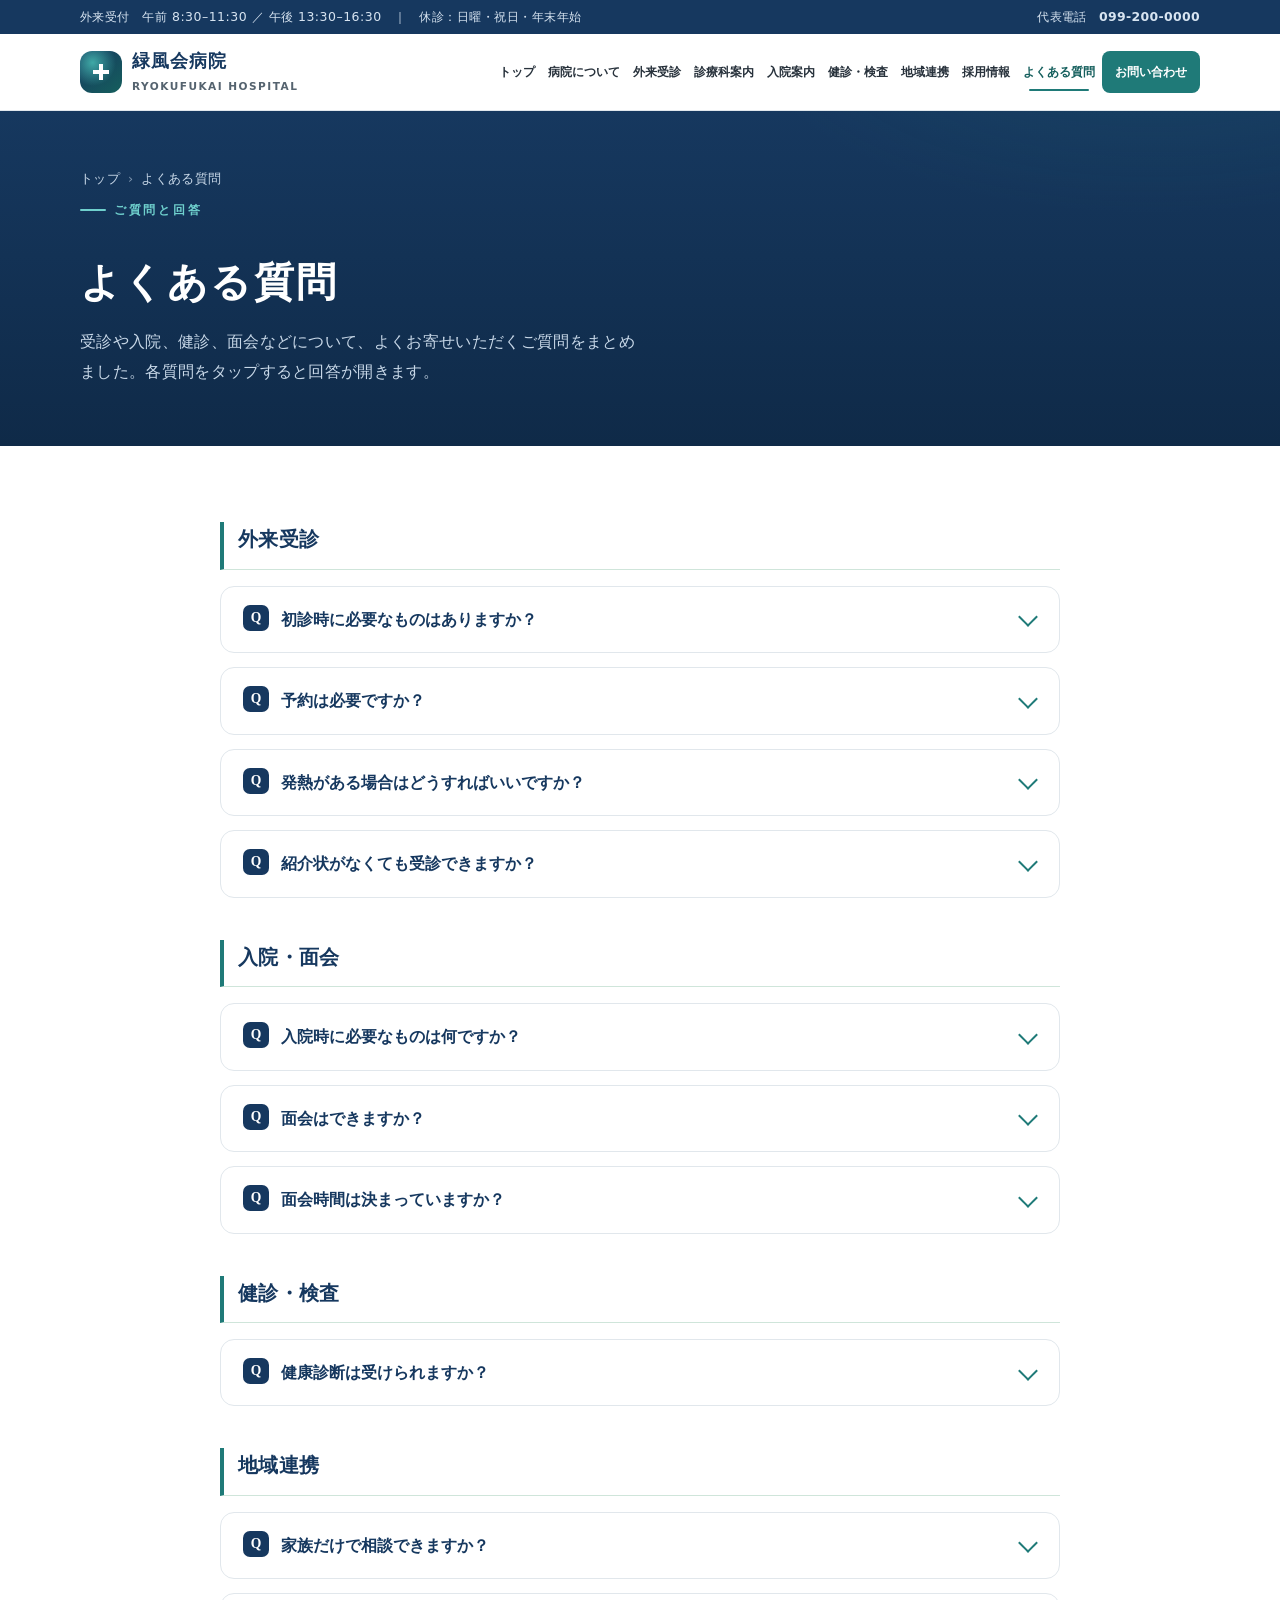
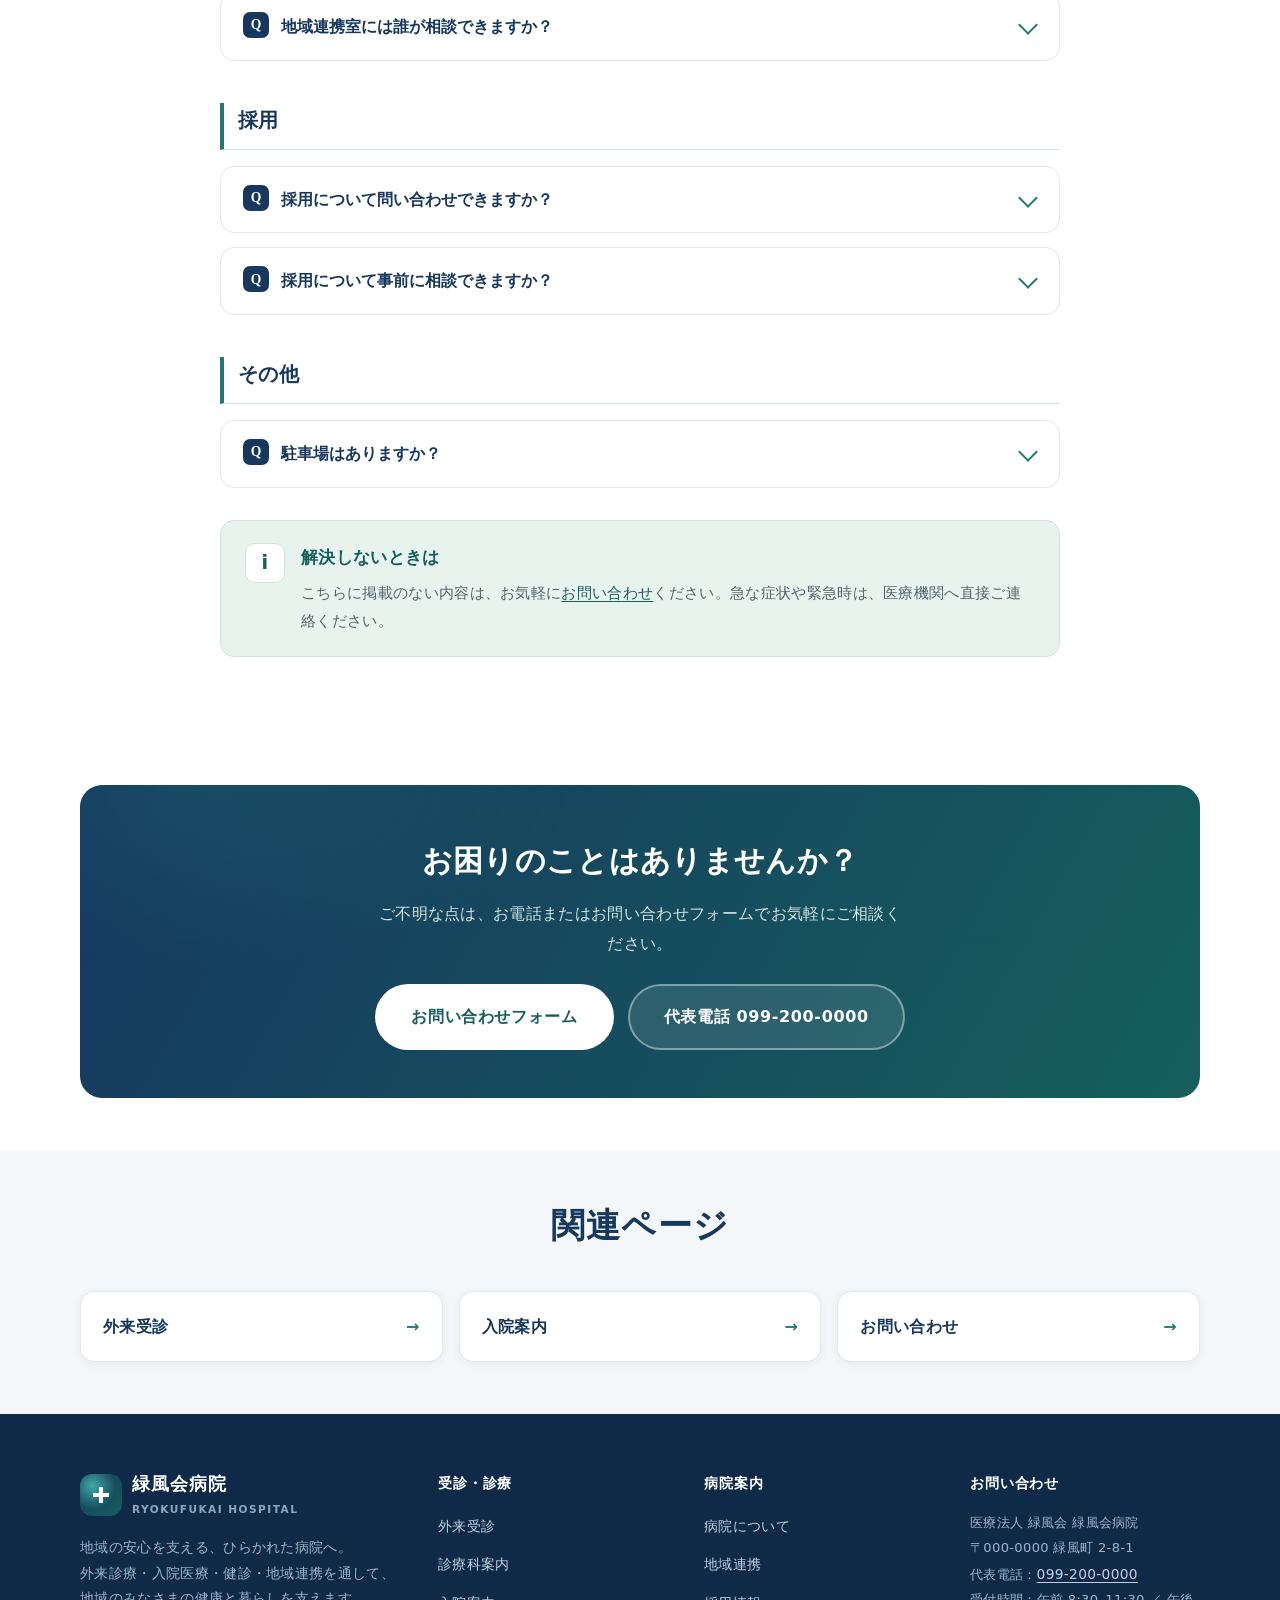
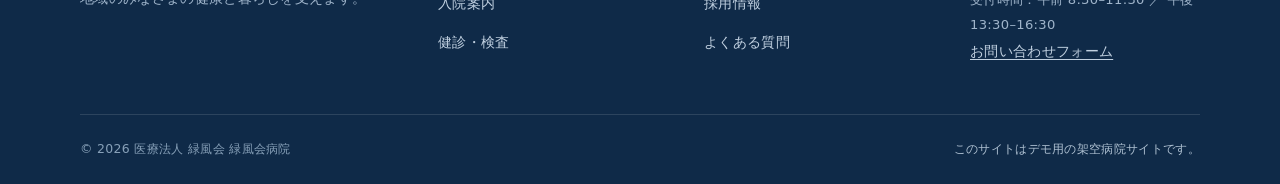
<file: faq.html>
<!DOCTYPE html>
<html lang="ja">
<head>
<meta charset="UTF-8">
<meta name="viewport" content="width=device-width, initial-scale=1.0">
<title>よくある質問｜緑風会病院</title>
<meta name="description" content="緑風会病院によくお寄せいただくご質問。初診の持ち物、予約、発熱時の受診、紹介状、入院、面会、健康診断、駐車場、ご家族の相談、採用についてお答えします。">
<meta property="og:title" content="よくある質問｜緑風会病院">
<meta property="og:description" content="緑風会病院によくお寄せいただく、初診、予約、入院、面会、健康診断、地域連携、採用などのご質問にお答えします。">
<meta property="og:type" content="website">
<meta property="og:url" content="https://aicmode.github.io/RYOKUFUKAI-HOSPITAL/faq.html">
<meta property="og:site_name" content="緑風会病院">
<meta name="twitter:card" content="summary">
<link rel="stylesheet" href="style.css">
</head>
<body>

<header class="site-header">
  <div class="topbar">
    <div class="wrap">
      <span class="topbar__hours">外来受付　午前 8:30–11:30 ／ 午後 13:30–16:30　｜　休診：日曜・祝日・年末年始</span>
      <span>代表電話　<a class="topbar__tel" href="tel:0992000000">099-200-0000</a></span>
    </div>
  </div>
  <div class="wrap header-inner">
    <a class="brand" href="index.html" aria-label="緑風会病院 トップページ">
      <span class="brand__mark" aria-hidden="true"></span>
      <span><span class="brand__name">緑風会病院</span><span class="brand__sub">RYOKUFUKAI HOSPITAL</span></span>
    </a>
    <nav class="gnav" id="gnav" aria-label="メインナビゲーション">
      <a href="index.html">トップ</a>
      <a href="about.html">病院について</a>
      <a href="outpatient.html">外来受診</a>
      <a href="departments.html">診療科案内</a>
      <a href="inpatient.html">入院案内</a>
      <a href="checkup.html">健診・検査</a>
      <a href="cooperation.html">地域連携</a>
      <a href="recruit.html">採用情報</a>
      <a href="faq.html">よくある質問</a>
      <a href="contact.html" class="header-cta">お問い合わせ</a>
    </nav>
    <button class="nav-toggle" aria-label="メニューを開く" aria-controls="gnav" aria-expanded="false"><span></span></button>
  </div>
</header>

<section class="page-hero">
  <div class="wrap">
    <p class="breadcrumb"><a href="index.html">トップ</a><span>›</span>よくある質問</p>
    <span class="eyebrow">ご質問と回答</span>
    <h1>よくある質問</h1>
    <p>受診や入院、健診、面会などについて、よくお寄せいただくご質問をまとめました。各質問をタップすると回答が開きます。</p>
  </div>
</section>

<main>

  <section class="section">
    <div class="wrap" style="max-width:840px;">
      <div class="faq reveal">

        <h2 class="faq-category">外来受診</h2>

        <div class="faq__item">
          <button class="faq__q" aria-expanded="false">初診時に必要なものはありますか？</button>
          <div class="faq__a"><div class="faq__a-inner">健康保険証をご持参ください。各種医療証をお持ちの方はあわせてご提示ください。お薬を服用中の方はお薬手帳を、他院からの紹介状をお持ちの方はそちらもご持参いただくと、診察がスムーズです。詳しくは<a href="outpatient.html#first">外来受診のご案内</a>をご覧ください。</div></div>
        </div>

        <div class="faq__item">
          <button class="faq__q" aria-expanded="false">予約は必要ですか？</button>
          <div class="faq__a"><div class="faq__a-inner">外来は受付時間内にご来院いただければ受診いただけます。なお、健診・検査は予約制です。混雑状況により、お待ちいただく場合がございますので、あらかじめご了承ください。</div></div>
        </div>

        <div class="faq__item">
          <button class="faq__q" aria-expanded="false">発熱がある場合はどうすればいいですか？</button>
          <div class="faq__a"><div class="faq__a-inner">発熱・せき・のどの痛みなどの症状がある方は、他の患者さんと動線を分けてご案内する場合があります。来院前に必ず <a href="tel:0992000000">099-200-0000</a> へお電話でご連絡ください。受診方法をご案内します。詳しくは<a href="outpatient.html#fever">発熱症状のある方へ</a>をご覧ください。</div></div>
        </div>

        <div class="faq__item">
          <button class="faq__q" aria-expanded="false">紹介状がなくても受診できますか？</button>
          <div class="faq__a"><div class="faq__a-inner">紹介状がなくても受診いただけます。紹介状（診療情報提供書）をお持ちの場合は、これまでの経過を踏まえてスムーズに診察を進められますので、受付の際にご提出ください。</div></div>
        </div>

        <h2 class="faq-category">入院・面会</h2>

        <div class="faq__item">
          <button class="faq__q" aria-expanded="false">入院時に必要なものは何ですか？</button>
          <div class="faq__a"><div class="faq__a-inner">健康保険証、各種医療証、診察券、お薬・お薬手帳、洗面用具、タオル、着替え、室内ばきなどが一般的な持ち物です。詳しくは入院説明の際にご案内します。<a href="inpatient.html#items">入院時の持ち物</a>もご確認ください。</div></div>
        </div>

        <div class="faq__item">
          <button class="faq__q" aria-expanded="false">面会はできますか？</button>
          <div class="faq__a"><div class="faq__a-inner">面会の方法や時間は、感染状況などに応じて変更となる場合があります。ご来院前に最新の状況をご確認いただくか、病棟へお問い合わせください。発熱や体調不良のある方は面会をお控えください。<a href="inpatient.html#visit">面会について</a>もご覧ください。</div></div>
        </div>

        <div class="faq__item">
          <button class="faq__q" aria-expanded="false">面会時間は決まっていますか？</button>
          <div class="faq__a"><div class="faq__a-inner">面会時間は状況により変更となる場合があります。最新の案内は病棟スタッフまたは代表電話へご確認ください。</div></div>
        </div>

        <h2 class="faq-category">健診・検査</h2>

        <div class="faq__item">
          <button class="faq__q" aria-expanded="false">健康診断は受けられますか？</button>
          <div class="faq__a"><div class="faq__a-inner">一般健康診断、生活習慣病健診、雇用時健診などに対応しています。健診は予約制です。内容や日程について、お電話または<a href="contact.html">お問い合わせフォーム</a>からご相談ください。詳しくは<a href="checkup.html">健診・検査のご案内</a>をご覧ください。</div></div>
        </div>

        <h2 class="faq-category">地域連携</h2>

        <div class="faq__item">
          <button class="faq__q" aria-expanded="false">家族だけで相談できますか？</button>
          <div class="faq__a"><div class="faq__a-inner">はい、ご家族だけでのご相談も承っています。退院後の生活や介護、療養に関する不安など、地域連携室の相談員がお話を伺います。詳しくは<a href="cooperation.html#desk">地域連携室の相談窓口</a>をご覧ください。</div></div>
        </div>

        <div class="faq__item">
          <button class="faq__q" aria-expanded="false">地域連携室には誰が相談できますか？</button>
          <div class="faq__a"><div class="faq__a-inner">医療機関、介護施設、訪問看護ステーション、ケアマネジャー、ご家族などからのご相談を想定しています。</div></div>
        </div>

        <h2 class="faq-category">採用</h2>

        <div class="faq__item">
          <button class="faq__q" aria-expanded="false">採用について問い合わせできますか？</button>
          <div class="faq__a"><div class="faq__a-inner">はい、採用に関するお問い合わせを承っています。看護師・看護助手・医療事務・リハビリスタッフ・地域連携相談員などを募集しています。<a href="recruit.html">採用情報</a>をご覧のうえ、<a href="contact.html">お問い合わせフォーム</a>またはお電話でご連絡ください。</div></div>
        </div>

        <div class="faq__item">
          <button class="faq__q" aria-expanded="false">採用について事前に相談できますか？</button>
          <div class="faq__a"><div class="faq__a-inner">募集職種や働き方について、事前のお問い合わせも受け付けています。<a href="contact.html">お問い合わせフォーム</a>からご相談ください。</div></div>
        </div>

        <h2 class="faq-category">その他</h2>

        <div class="faq__item">
          <button class="faq__q" aria-expanded="false">駐車場はありますか？</button>
          <div class="faq__a"><div class="faq__a-inner">来院される患者さん・ご家族向けの駐車スペースをご用意しています。混雑する時間帯もございますので、お時間に余裕をもってご来院ください。場所などのご不明な点は、お電話でお尋ねください。</div></div>
        </div>

      </div>

      <div class="notice notice--teal reveal" style="margin-top:32px;">
        <span class="notice__icon" aria-hidden="true">i</span>
        <div>
          <h3>解決しないときは</h3>
          <p>こちらに掲載のない内容は、お気軽に<a href="contact.html">お問い合わせ</a>ください。急な症状や緊急時は、医療機関へ直接ご連絡ください。</p>
        </div>
      </div>
    </div>
  </section>

  <!-- CTA -->
  <section class="section section--tight">
    <div class="wrap">
      <div class="cta-band reveal">
        <h2>お困りのことはありませんか？</h2>
        <p>ご不明な点は、お電話またはお問い合わせフォームでお気軽にご相談ください。</p>
        <div class="btn-row">
          <a href="contact.html" class="btn btn--primary btn--lg">お問い合わせフォーム</a>
          <a href="tel:0992000000" class="btn btn--ghost btn--lg">代表電話 099-200-0000</a>
        </div>
      </div>
    </div>
  </section>

  <section class="section section--gray section--tight">
    <div class="wrap">
      <div class="section-head section-head--center"><h2 class="section-title">関連ページ</h2></div>
      <div class="related reveal">
        <a href="outpatient.html">外来受診 <span aria-hidden="true">→</span></a>
        <a href="inpatient.html">入院案内 <span aria-hidden="true">→</span></a>
        <a href="contact.html">お問い合わせ <span aria-hidden="true">→</span></a>
      </div>
    </div>
  </section>

</main>

<footer class="site-footer">
  <div class="wrap">
    <div class="footer-grid">
      <div class="footer-brand">
        <span class="brand">
          <span class="brand__mark" aria-hidden="true"></span>
          <span><span class="brand__name">緑風会病院</span><span class="brand__sub">RYOKUFUKAI HOSPITAL</span></span>
        </span>
        <p>地域の安心を支える、ひらかれた病院へ。<br>外来診療・入院医療・健診・地域連携を通して、地域のみなさまの健康と暮らしを支えます。</p>
      </div>
      <div class="footer-col">
        <h4>受診・診療</h4>
        <ul>
          <li><a href="outpatient.html">外来受診</a></li>
          <li><a href="departments.html">診療科案内</a></li>
          <li><a href="inpatient.html">入院案内</a></li>
          <li><a href="checkup.html">健診・検査</a></li>
        </ul>
      </div>
      <div class="footer-col">
        <h4>病院案内</h4>
        <ul>
          <li><a href="about.html">病院について</a></li>
          <li><a href="cooperation.html">地域連携</a></li>
          <li><a href="recruit.html">採用情報</a></li>
          <li><a href="faq.html">よくある質問</a></li>
        </ul>
      </div>
      <div class="footer-col">
        <h4>お問い合わせ</h4>
        <p class="footer-meta">
          医療法人 緑風会 緑風会病院<br>
          〒000-0000 緑風町 2-8-1<br>
          代表電話：<a href="tel:0992000000">099-200-0000</a><br>
          受付時間：午前 8:30–11:30 ／ 午後 13:30–16:30<br>
          <a href="contact.html">お問い合わせフォーム</a>
        </p>
      </div>
    </div>
    <div class="footer-bottom">
      <span>© <span id="year">2026</span> 医療法人 緑風会 緑風会病院</span>
      <span class="footer-demo">このサイトはデモ用の架空病院サイトです。</span>
    </div>
  </div>
</footer>

<nav class="sticky-cta" aria-label="クイック導線">
  <a class="call" href="tel:0992000000">電話する</a>
  <a class="guide" href="contact.html">問い合わせ</a>
</nav>

<script src="script.js"></script>
</body>
</html>
</file>
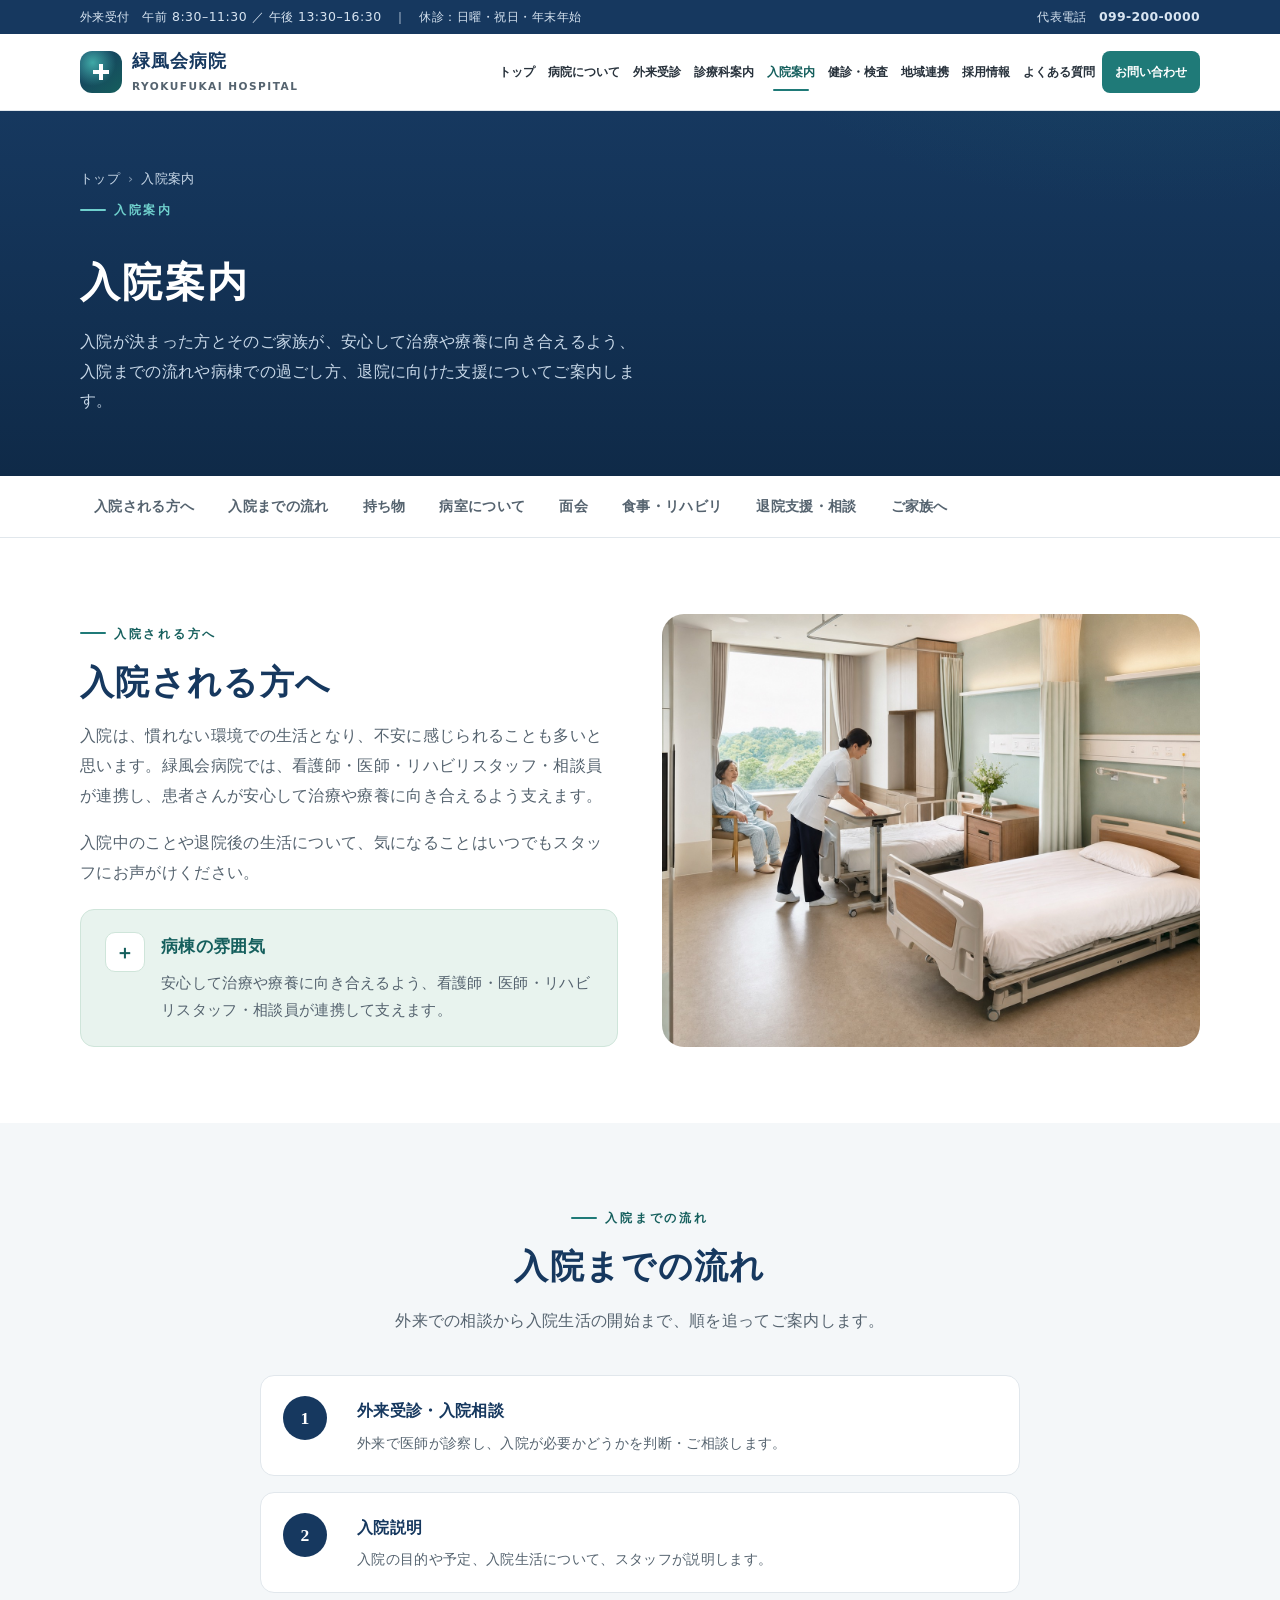
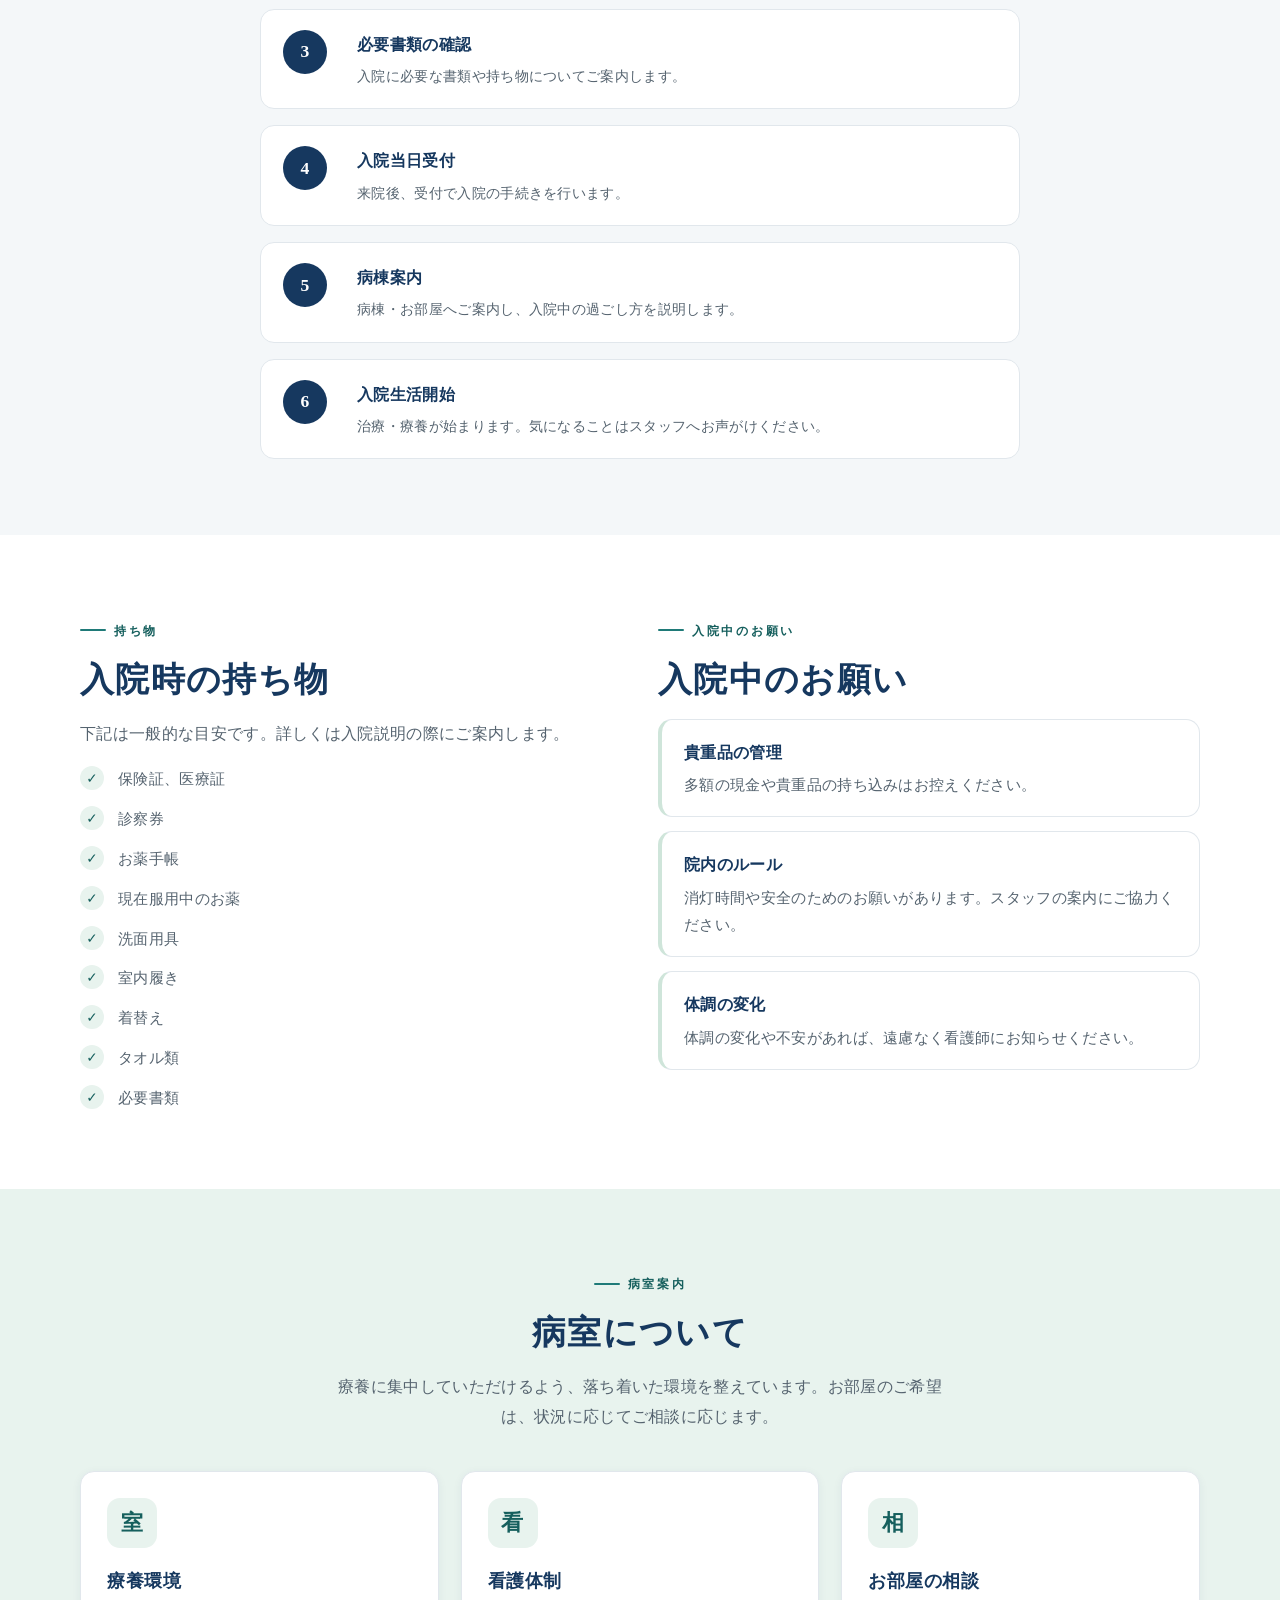
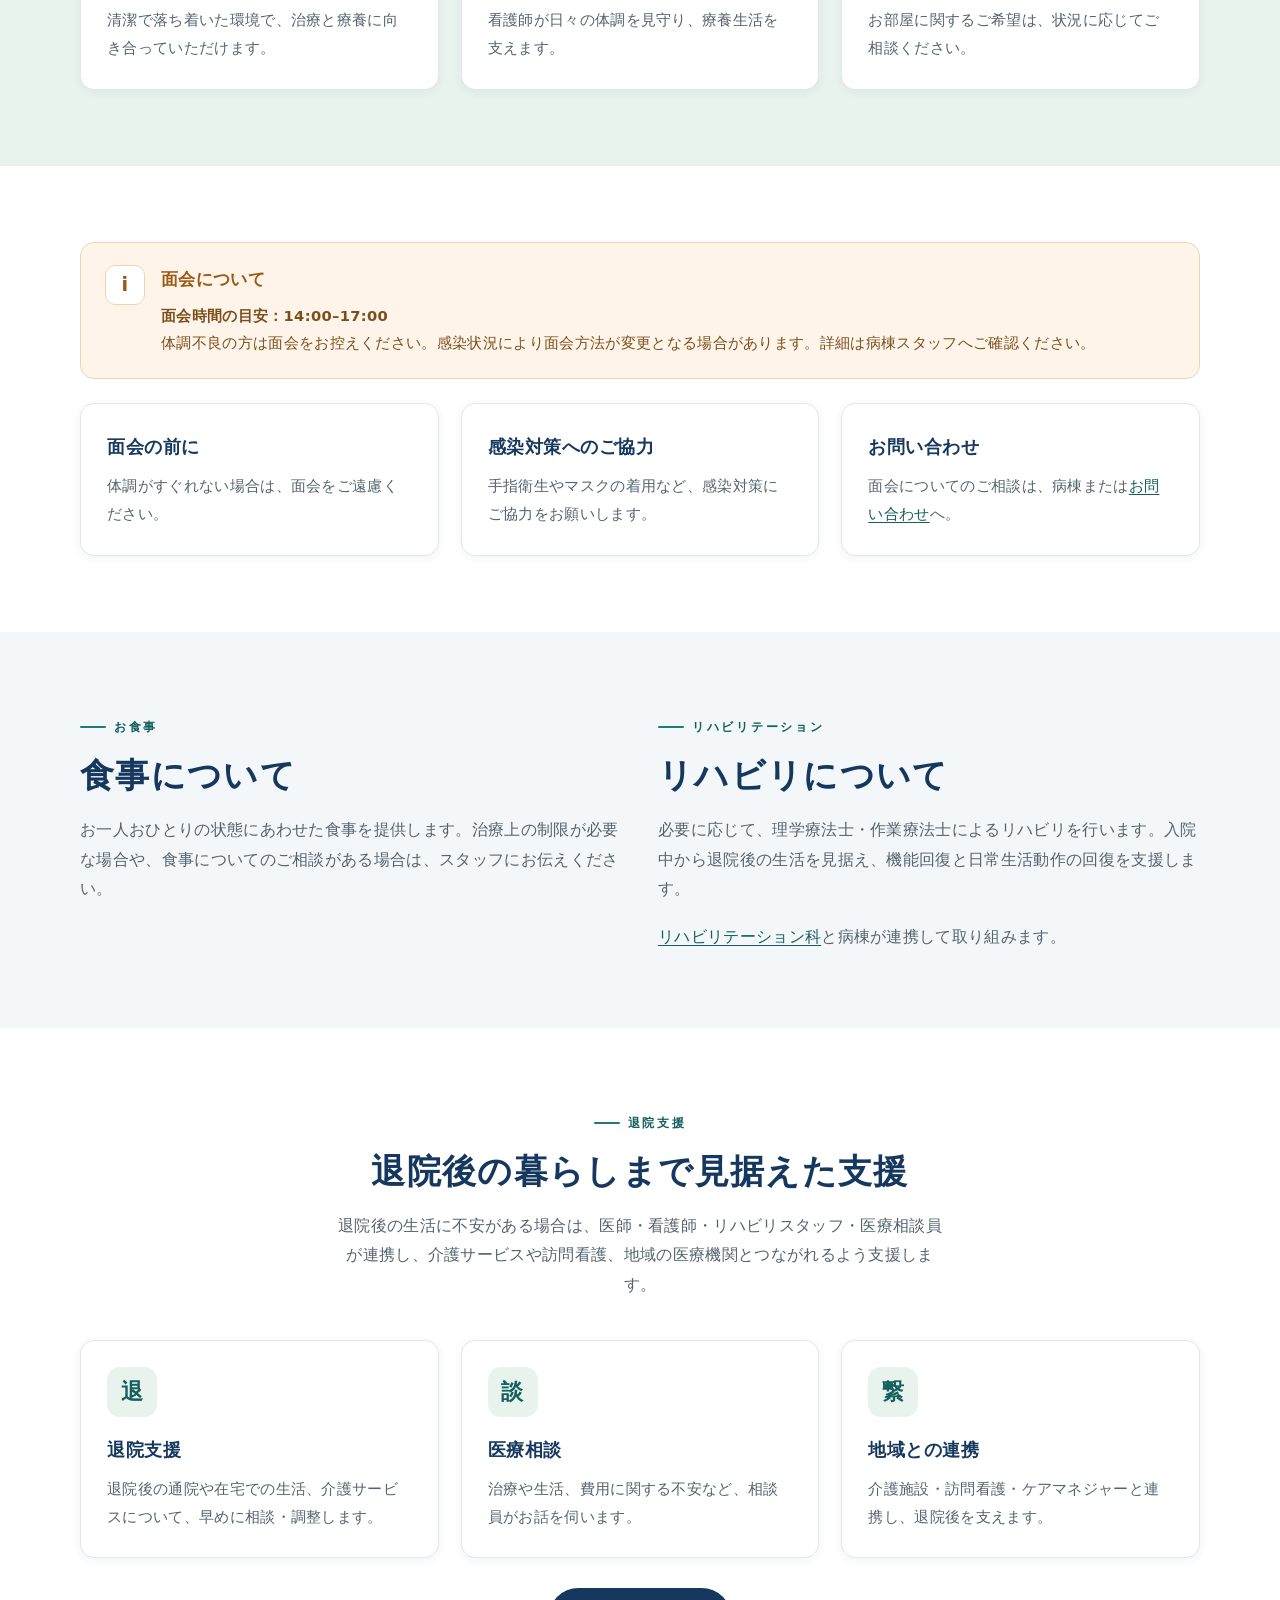
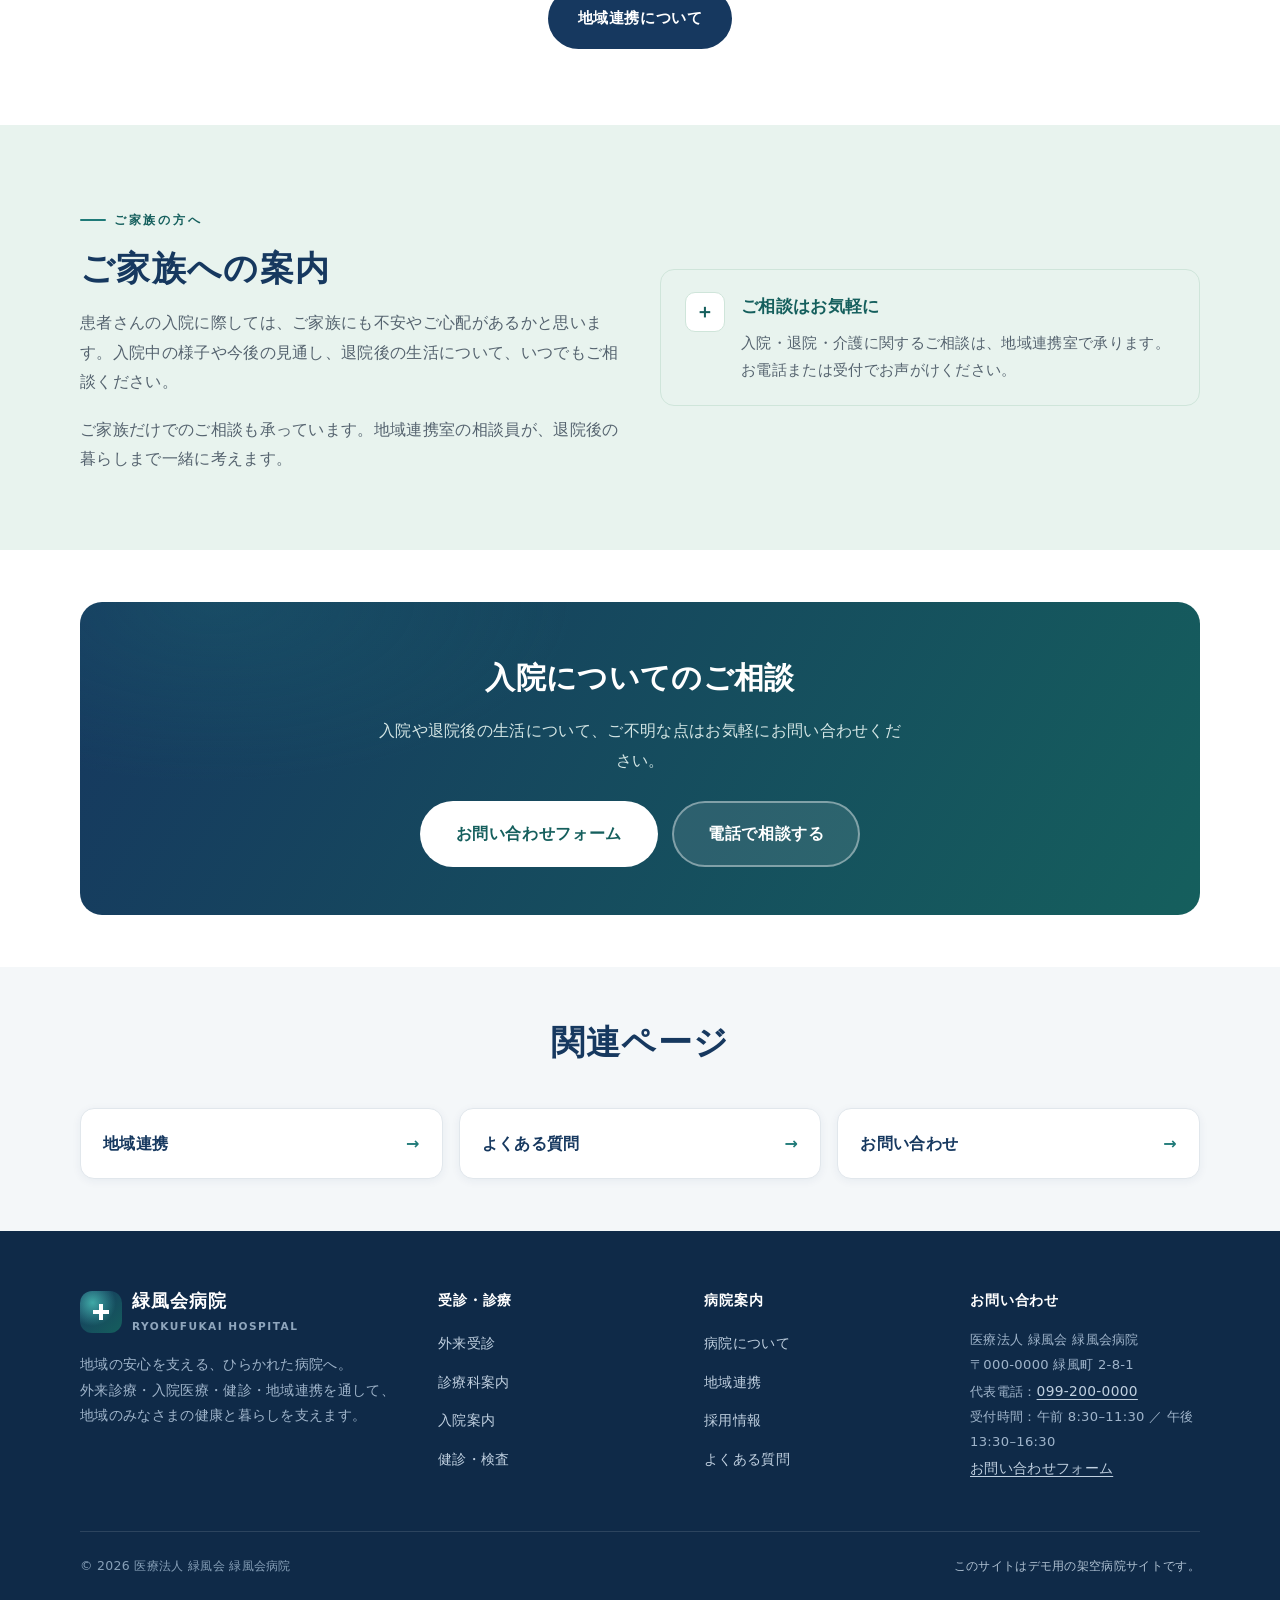
<file: inpatient.html>
<!DOCTYPE html>
<html lang="ja">
<head>
<meta charset="UTF-8">
<meta name="viewport" content="width=device-width, initial-scale=1.0">
<title>入院案内｜緑風会病院</title>
<meta name="description" content="緑風会病院の入院案内。入院までの流れ、入院時の持ち物、病室・面会・食事・リハビリ・退院支援・医療相談、ご家族への案内をまとめています。">
<meta property="og:title" content="入院案内｜緑風会病院">
<meta property="og:description" content="緑風会病院の入院案内。入院までの流れ、入院時の持ち物、病室・面会・食事・リハビリ・退院支援・医療相談、ご家族への案内をまとめています。">
<meta property="og:type" content="website">
<meta property="og:url" content="https://aicmode.github.io/RYOKUFUKAI-HOSPITAL/inpatient.html">
<meta property="og:site_name" content="緑風会病院">
<meta name="twitter:card" content="summary">
<link rel="stylesheet" href="style.css">
</head>
<body>

<header class="site-header">
  <div class="topbar">
    <div class="wrap">
      <span class="topbar__hours">外来受付　午前 8:30–11:30 ／ 午後 13:30–16:30　｜　休診：日曜・祝日・年末年始</span>
      <span>代表電話　<a class="topbar__tel" href="tel:0992000000">099-200-0000</a></span>
    </div>
  </div>
  <div class="wrap header-inner">
    <a class="brand" href="index.html" aria-label="緑風会病院 トップページ">
      <span class="brand__mark" aria-hidden="true"></span>
      <span><span class="brand__name">緑風会病院</span><span class="brand__sub">RYOKUFUKAI HOSPITAL</span></span>
    </a>
    <nav class="gnav" id="gnav" aria-label="メインナビゲーション">
      <a href="index.html">トップ</a>
      <a href="about.html">病院について</a>
      <a href="outpatient.html">外来受診</a>
      <a href="departments.html">診療科案内</a>
      <a href="inpatient.html">入院案内</a>
      <a href="checkup.html">健診・検査</a>
      <a href="cooperation.html">地域連携</a>
      <a href="recruit.html">採用情報</a>
      <a href="faq.html">よくある質問</a>
      <a href="contact.html" class="header-cta">お問い合わせ</a>
    </nav>
    <button class="nav-toggle" aria-label="メニューを開く" aria-controls="gnav" aria-expanded="false"><span></span></button>
  </div>
</header>

<section class="page-hero">
  <div class="wrap">
    <p class="breadcrumb"><a href="index.html">トップ</a><span>›</span>入院案内</p>
    <span class="eyebrow">入院案内</span>
    <h1>入院案内</h1>
    <p>入院が決まった方とそのご家族が、安心して治療や療養に向き合えるよう、入院までの流れや病棟での過ごし方、退院に向けた支援についてご案内します。</p>
  </div>
</section>

<nav class="subnav" aria-label="ページ内ナビ">
  <div class="wrap">
    <a href="#intro">入院される方へ</a>
    <a href="#flow">入院までの流れ</a>
    <a href="#items">持ち物</a>
    <a href="#room">病室について</a>
    <a href="#visit">面会</a>
    <a href="#life">食事・リハビリ</a>
    <a href="#discharge">退院支援・相談</a>
    <a href="#family">ご家族へ</a>
  </div>
</nav>

<main>

  <!-- 入院される方へ -->
  <section class="section" id="intro">
    <div class="wrap">
      <div class="grid grid--2" style="gap:44px;align-items:center;">
        <div class="reveal">
          <span class="eyebrow">入院される方へ</span>
          <h2 class="section-title">入院される方へ</h2>
          <div class="prose">
            <p>入院は、慣れない環境での生活となり、不安に感じられることも多いと思います。緑風会病院では、看護師・医師・リハビリスタッフ・相談員が連携し、患者さんが安心して治療や療養に向き合えるよう支えます。</p>
            <p>入院中のことや退院後の生活について、気になることはいつでもスタッフにお声がけください。</p>
          </div>
          <div class="notice notice--teal" style="margin-top:22px;">
            <span class="notice__icon" aria-hidden="true">＋</span>
            <div>
              <h3>病棟の雰囲気</h3>
              <p>安心して治療や療養に向き合えるよう、看護師・医師・リハビリスタッフ・相談員が連携して支えます。</p>
            </div>
          </div>
        </div>
        <div class="imgframe imgframe--image reveal" style="border-radius:var(--radius-lg);aspect-ratio:4/3.2;" role="img" aria-label="病室・病棟のイメージ">
          <img src="assets/images/inpatient-room.jpg" alt="落ち着いた環境の病室" width="1402" height="1122" loading="lazy" decoding="async">
        </div>
      </div>
    </div>
  </section>

  <!-- 入院までの流れ -->
  <section class="section section--gray" id="flow">
    <div class="wrap">
      <div class="section-head section-head--center">
        <span class="eyebrow">入院までの流れ</span>
        <h2 class="section-title">入院までの流れ</h2>
        <p class="section-lead">外来での相談から入院生活の開始まで、順を追ってご案内します。</p>
      </div>
      <ol class="steps reveal" style="max-width:760px;margin-inline:auto;">
        <li><h4>外来受診・入院相談</h4><p>外来で医師が診察し、入院が必要かどうかを判断・ご相談します。</p></li>
        <li><h4>入院説明</h4><p>入院の目的や予定、入院生活について、スタッフが説明します。</p></li>
        <li><h4>必要書類の確認</h4><p>入院に必要な書類や持ち物についてご案内します。</p></li>
        <li><h4>入院当日受付</h4><p>来院後、受付で入院の手続きを行います。</p></li>
        <li><h4>病棟案内</h4><p>病棟・お部屋へご案内し、入院中の過ごし方を説明します。</p></li>
        <li><h4>入院生活開始</h4><p>治療・療養が始まります。気になることはスタッフへお声がけください。</p></li>
      </ol>
    </div>
  </section>

  <!-- 持ち物 -->
  <section class="section" id="items">
    <div class="wrap">
      <div class="grid grid--2" style="gap:36px;align-items:flex-start;">
        <div class="reveal">
          <span class="eyebrow">持ち物</span>
          <h2 class="section-title">入院時の持ち物</h2>
          <p class="section-lead" style="margin-bottom:18px;">下記は一般的な目安です。詳しくは入院説明の際にご案内します。</p>
          <ul class="checklist">
            <li>保険証、医療証</li>
            <li>診察券</li>
            <li>お薬手帳</li>
            <li>現在服用中のお薬</li>
            <li>洗面用具</li>
            <li>室内履き</li>
            <li>着替え</li>
            <li>タオル類</li>
            <li>必要書類</li>
          </ul>
        </div>
        <div class="reveal">
          <span class="eyebrow">入院中のお願い</span>
          <h2 class="section-title">入院中のお願い</h2>
          <div class="def-list">
            <div class="def"><h4>貴重品の管理</h4><p>多額の現金や貴重品の持ち込みはお控えください。</p></div>
            <div class="def"><h4>院内のルール</h4><p>消灯時間や安全のためのお願いがあります。スタッフの案内にご協力ください。</p></div>
            <div class="def"><h4>体調の変化</h4><p>体調の変化や不安があれば、遠慮なく看護師にお知らせください。</p></div>
          </div>
        </div>
      </div>
    </div>
  </section>

  <!-- 病室 -->
  <section class="section section--green" id="room">
    <div class="wrap">
      <div class="section-head section-head--center">
        <span class="eyebrow">病室案内</span>
        <h2 class="section-title">病室について</h2>
        <p class="section-lead">療養に集中していただけるよう、落ち着いた環境を整えています。お部屋のご希望は、状況に応じてご相談に応じます。</p>
      </div>
      <div class="grid grid--3 reveal">
        <div class="card"><div class="card-icon" aria-hidden="true">室</div><h3>療養環境</h3><p>清潔で落ち着いた環境で、治療と療養に向き合っていただけます。</p></div>
        <div class="card"><div class="card-icon" aria-hidden="true">看</div><h3>看護体制</h3><p>看護師が日々の体調を見守り、療養生活を支えます。</p></div>
        <div class="card"><div class="card-icon" aria-hidden="true">相</div><h3>お部屋の相談</h3><p>お部屋に関するご希望は、状況に応じてご相談ください。</p></div>
      </div>
    </div>
  </section>

  <!-- 面会 -->
  <section class="section" id="visit">
    <div class="wrap">
      <div class="notice reveal" style="margin-bottom:24px;">
        <span class="notice__icon" aria-hidden="true">i</span>
        <div>
          <h3>面会について</h3>
          <p><strong>面会時間の目安：14:00–17:00</strong><br>体調不良の方は面会をお控えください。感染状況により面会方法が変更となる場合があります。詳細は病棟スタッフへご確認ください。</p>
        </div>
      </div>
      <div class="grid grid--3 reveal">
        <div class="card"><h3>面会の前に</h3><p>体調がすぐれない場合は、面会をご遠慮ください。</p></div>
        <div class="card"><h3>感染対策へのご協力</h3><p>手指衛生やマスクの着用など、感染対策にご協力をお願いします。</p></div>
        <div class="card"><h3>お問い合わせ</h3><p>面会についてのご相談は、病棟または<a href="contact.html">お問い合わせ</a>へ。</p></div>
      </div>
    </div>
  </section>

  <!-- 食事・リハビリ -->
  <section class="section section--gray" id="life">
    <div class="wrap">
      <div class="grid grid--2" style="gap:36px;align-items:flex-start;">
        <div class="reveal">
          <span class="eyebrow">お食事</span>
          <h2 class="section-title">食事について</h2>
          <div class="prose">
            <p>お一人おひとりの状態にあわせた食事を提供します。治療上の制限が必要な場合や、食事についてのご相談がある場合は、スタッフにお伝えください。</p>
          </div>
        </div>
        <div class="reveal">
          <span class="eyebrow">リハビリテーション</span>
          <h2 class="section-title">リハビリについて</h2>
          <div class="prose">
            <p>必要に応じて、理学療法士・作業療法士によるリハビリを行います。入院中から退院後の生活を見据え、機能回復と日常生活動作の回復を支援します。</p>
            <p><a href="departments.html#reha">リハビリテーション科</a>と病棟が連携して取り組みます。</p>
          </div>
        </div>
      </div>
    </div>
  </section>

  <!-- 退院支援・医療相談 -->
  <section class="section" id="discharge">
    <div class="wrap">
      <div class="section-head section-head--center">
        <span class="eyebrow">退院支援</span>
        <h2 class="section-title">退院後の暮らしまで見据えた支援</h2>
        <p class="section-lead">退院後の生活に不安がある場合は、医師・看護師・リハビリスタッフ・医療相談員が連携し、介護サービスや訪問看護、地域の医療機関とつながれるよう支援します。</p>
      </div>
      <div class="grid grid--3 reveal">
        <div class="card"><div class="card-icon" aria-hidden="true">退</div><h3>退院支援</h3><p>退院後の通院や在宅での生活、介護サービスについて、早めに相談・調整します。</p></div>
        <div class="card"><div class="card-icon" aria-hidden="true">談</div><h3>医療相談</h3><p>治療や生活、費用に関する不安など、相談員がお話を伺います。</p></div>
        <div class="card"><div class="card-icon" aria-hidden="true">繋</div><h3>地域との連携</h3><p>介護施設・訪問看護・ケアマネジャーと連携し、退院後を支えます。</p></div>
      </div>
      <div class="btn-row" style="justify-content:center;margin-top:30px;">
        <a href="cooperation.html" class="btn btn--navy">地域連携について</a>
      </div>
    </div>
  </section>

  <!-- ご家族へ -->
  <section class="section section--green" id="family">
    <div class="wrap">
      <div class="grid grid--2" style="gap:40px;align-items:center;">
        <div class="reveal">
          <span class="eyebrow">ご家族の方へ</span>
          <h2 class="section-title">ご家族への案内</h2>
          <div class="prose">
            <p>患者さんの入院に際しては、ご家族にも不安やご心配があるかと思います。入院中の様子や今後の見通し、退院後の生活について、いつでもご相談ください。</p>
            <p>ご家族だけでのご相談も承っています。地域連携室の相談員が、退院後の暮らしまで一緒に考えます。</p>
          </div>
        </div>
        <div class="notice notice--teal reveal">
          <span class="notice__icon" aria-hidden="true">＋</span>
          <div>
            <h3>ご相談はお気軽に</h3>
            <p>入院・退院・介護に関するご相談は、地域連携室で承ります。お電話または受付でお声がけください。</p>
          </div>
        </div>
      </div>
    </div>
  </section>

  <!-- CTA -->
  <section class="section section--tight">
    <div class="wrap">
      <div class="cta-band reveal">
        <h2>入院についてのご相談</h2>
        <p>入院や退院後の生活について、ご不明な点はお気軽にお問い合わせください。</p>
        <div class="btn-row">
          <a href="contact.html" class="btn btn--primary btn--lg">お問い合わせフォーム</a>
          <a href="tel:0992000000" class="btn btn--ghost btn--lg">電話で相談する</a>
        </div>
      </div>
    </div>
  </section>

  <section class="section section--gray section--tight">
    <div class="wrap">
      <div class="section-head section-head--center"><h2 class="section-title">関連ページ</h2></div>
      <div class="related reveal">
        <a href="cooperation.html">地域連携 <span aria-hidden="true">→</span></a>
        <a href="faq.html">よくある質問 <span aria-hidden="true">→</span></a>
        <a href="contact.html">お問い合わせ <span aria-hidden="true">→</span></a>
      </div>
    </div>
  </section>

</main>

<footer class="site-footer">
  <div class="wrap">
    <div class="footer-grid">
      <div class="footer-brand">
        <span class="brand">
          <span class="brand__mark" aria-hidden="true"></span>
          <span><span class="brand__name">緑風会病院</span><span class="brand__sub">RYOKUFUKAI HOSPITAL</span></span>
        </span>
        <p>地域の安心を支える、ひらかれた病院へ。<br>外来診療・入院医療・健診・地域連携を通して、地域のみなさまの健康と暮らしを支えます。</p>
      </div>
      <div class="footer-col">
        <h4>受診・診療</h4>
        <ul>
          <li><a href="outpatient.html">外来受診</a></li>
          <li><a href="departments.html">診療科案内</a></li>
          <li><a href="inpatient.html">入院案内</a></li>
          <li><a href="checkup.html">健診・検査</a></li>
        </ul>
      </div>
      <div class="footer-col">
        <h4>病院案内</h4>
        <ul>
          <li><a href="about.html">病院について</a></li>
          <li><a href="cooperation.html">地域連携</a></li>
          <li><a href="recruit.html">採用情報</a></li>
          <li><a href="faq.html">よくある質問</a></li>
        </ul>
      </div>
      <div class="footer-col">
        <h4>お問い合わせ</h4>
        <p class="footer-meta">
          医療法人 緑風会 緑風会病院<br>
          〒000-0000 緑風町 2-8-1<br>
          代表電話：<a href="tel:0992000000">099-200-0000</a><br>
          受付時間：午前 8:30–11:30 ／ 午後 13:30–16:30<br>
          <a href="contact.html">お問い合わせフォーム</a>
        </p>
      </div>
    </div>
    <div class="footer-bottom">
      <span>© <span id="year">2026</span> 医療法人 緑風会 緑風会病院</span>
      <span class="footer-demo">このサイトはデモ用の架空病院サイトです。</span>
    </div>
  </div>
</footer>

<nav class="sticky-cta" aria-label="クイック導線">
  <a class="call" href="tel:0992000000">電話する</a>
  <a class="guide" href="cooperation.html">地域連携</a>
</nav>

<script src="script.js"></script>
</body>
</html>
</file>
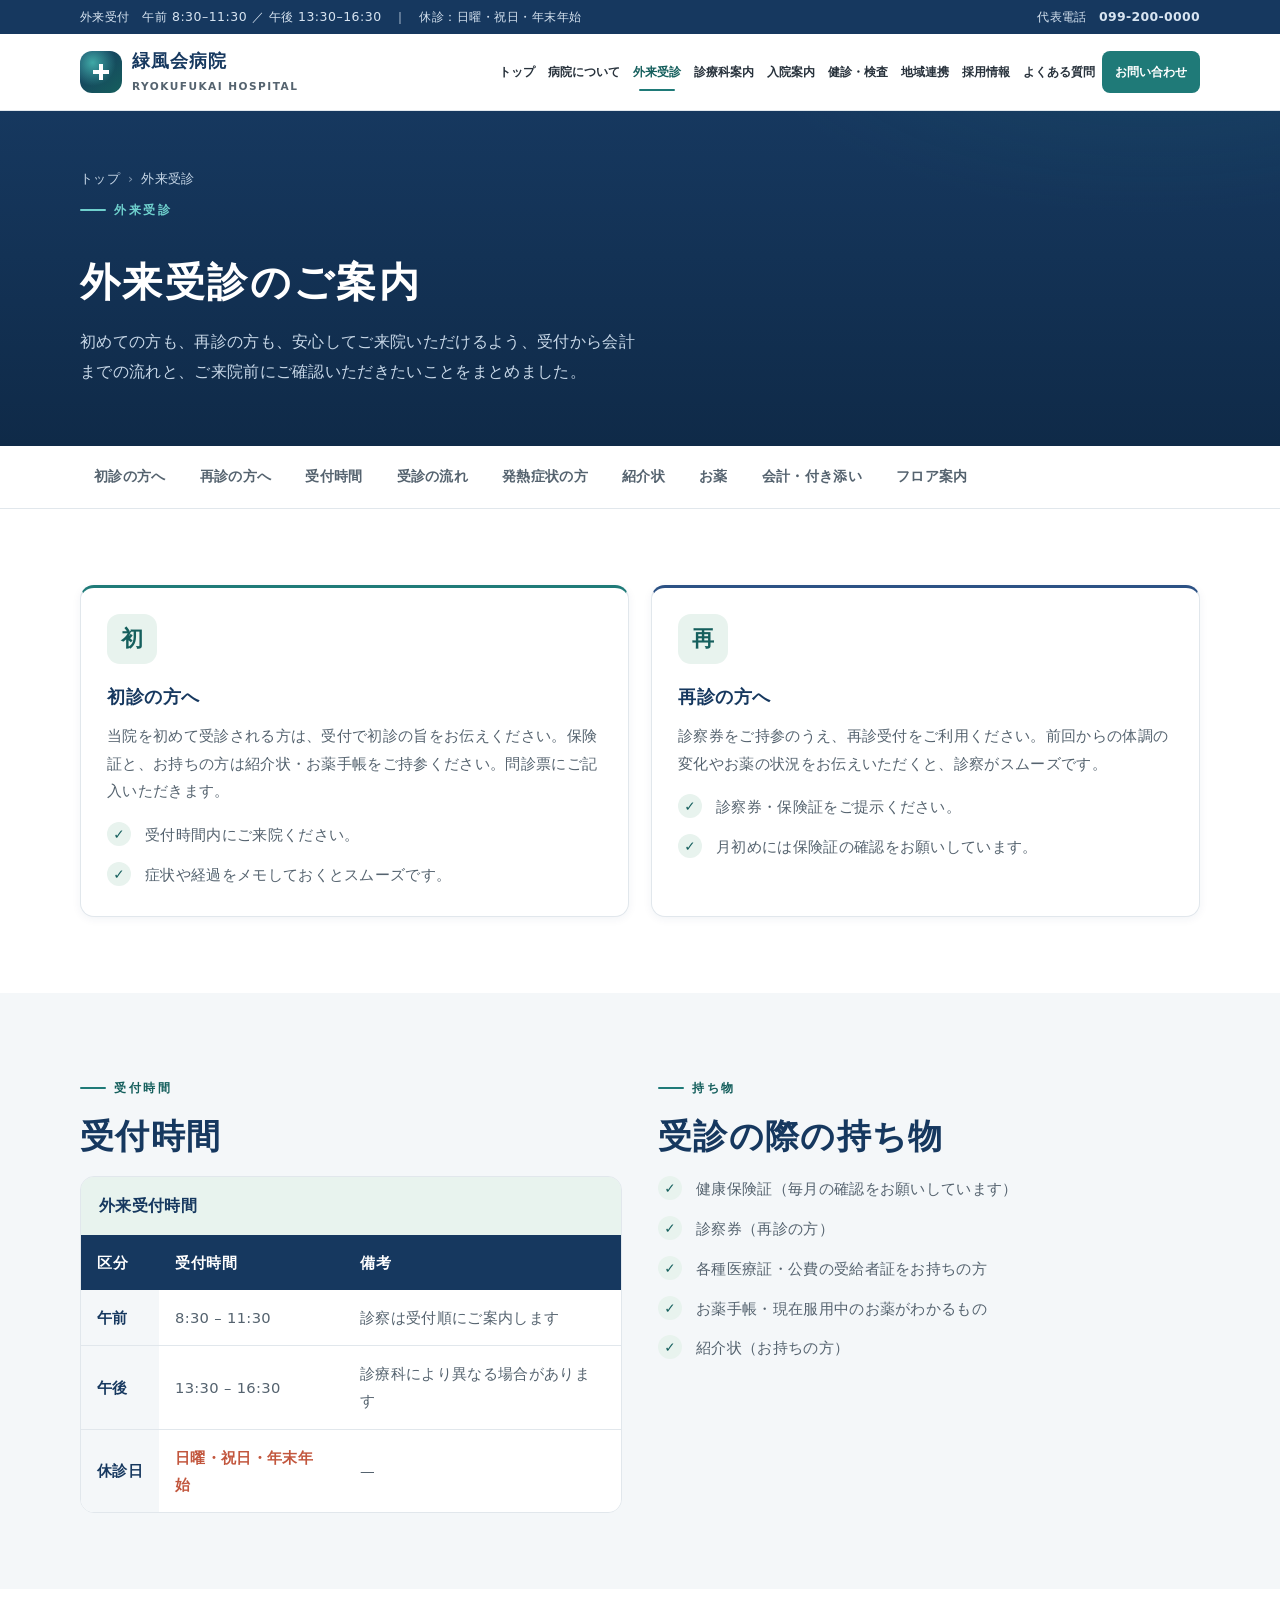
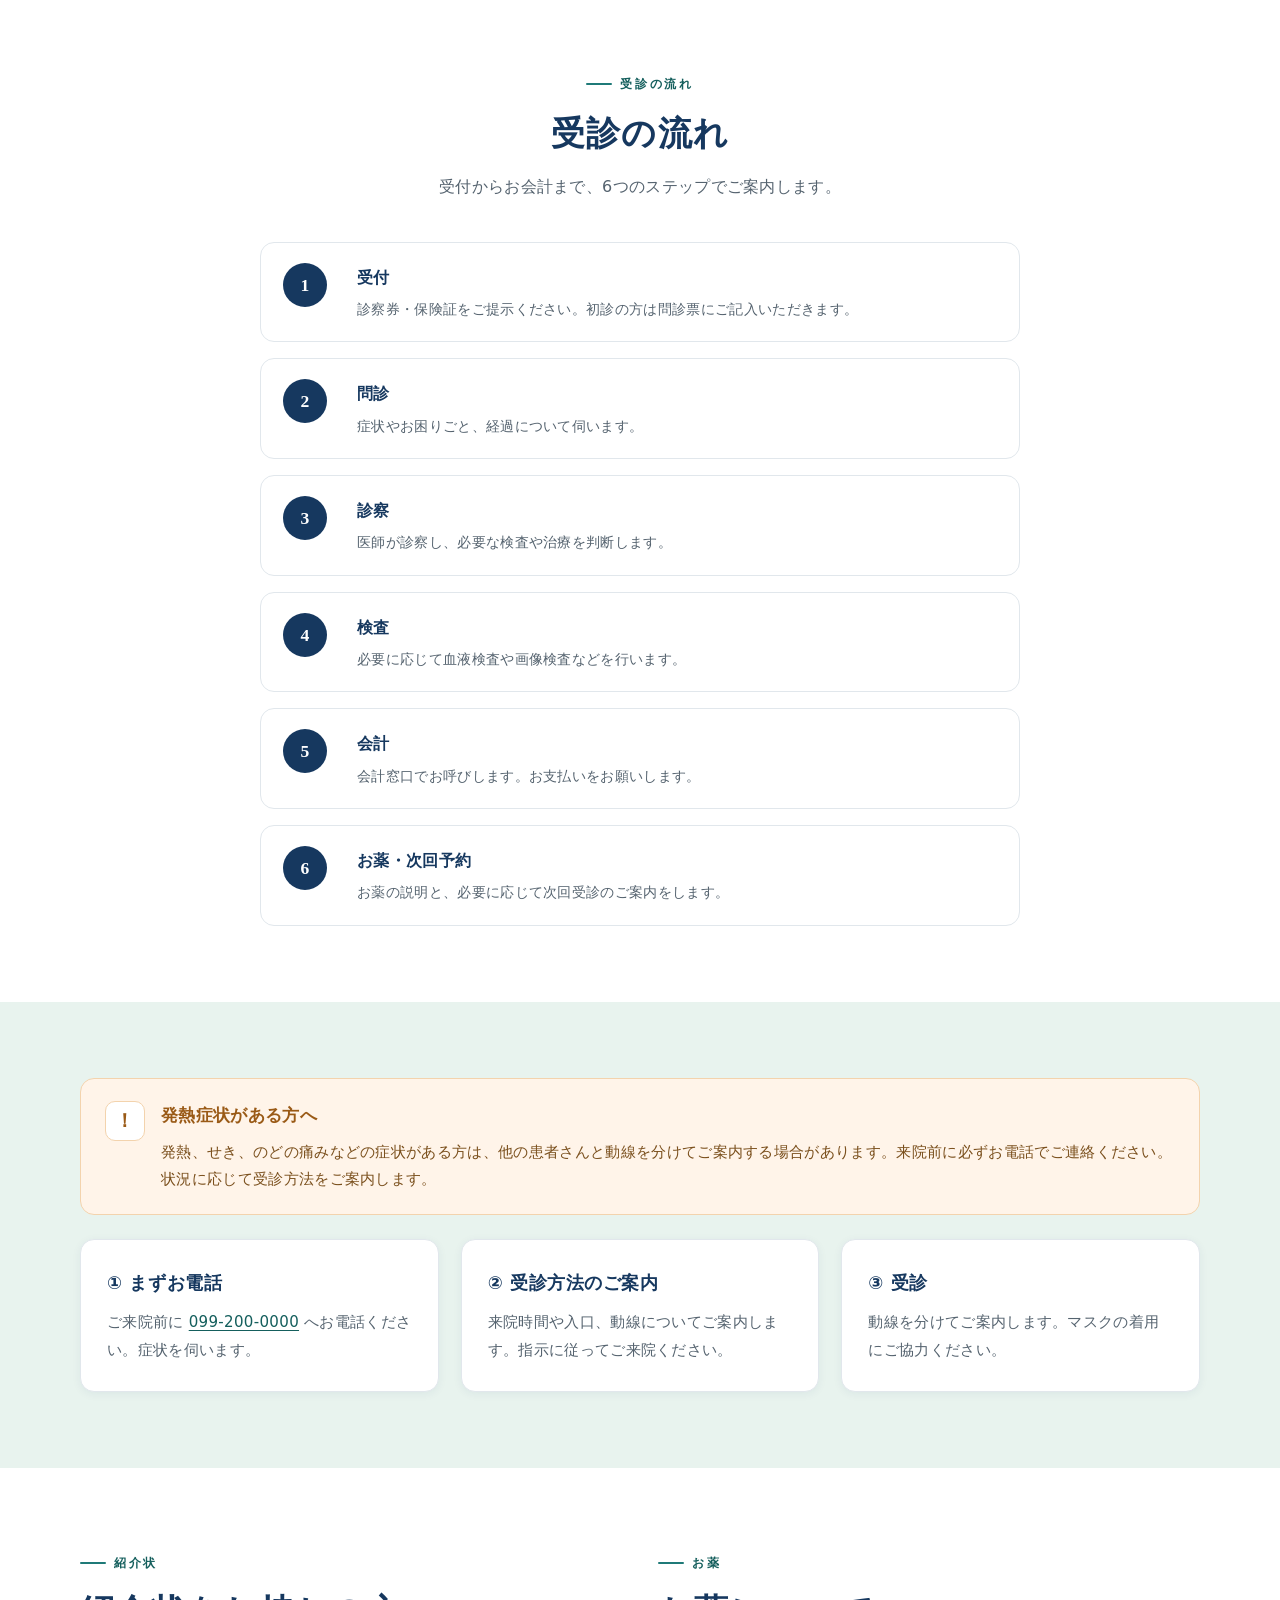
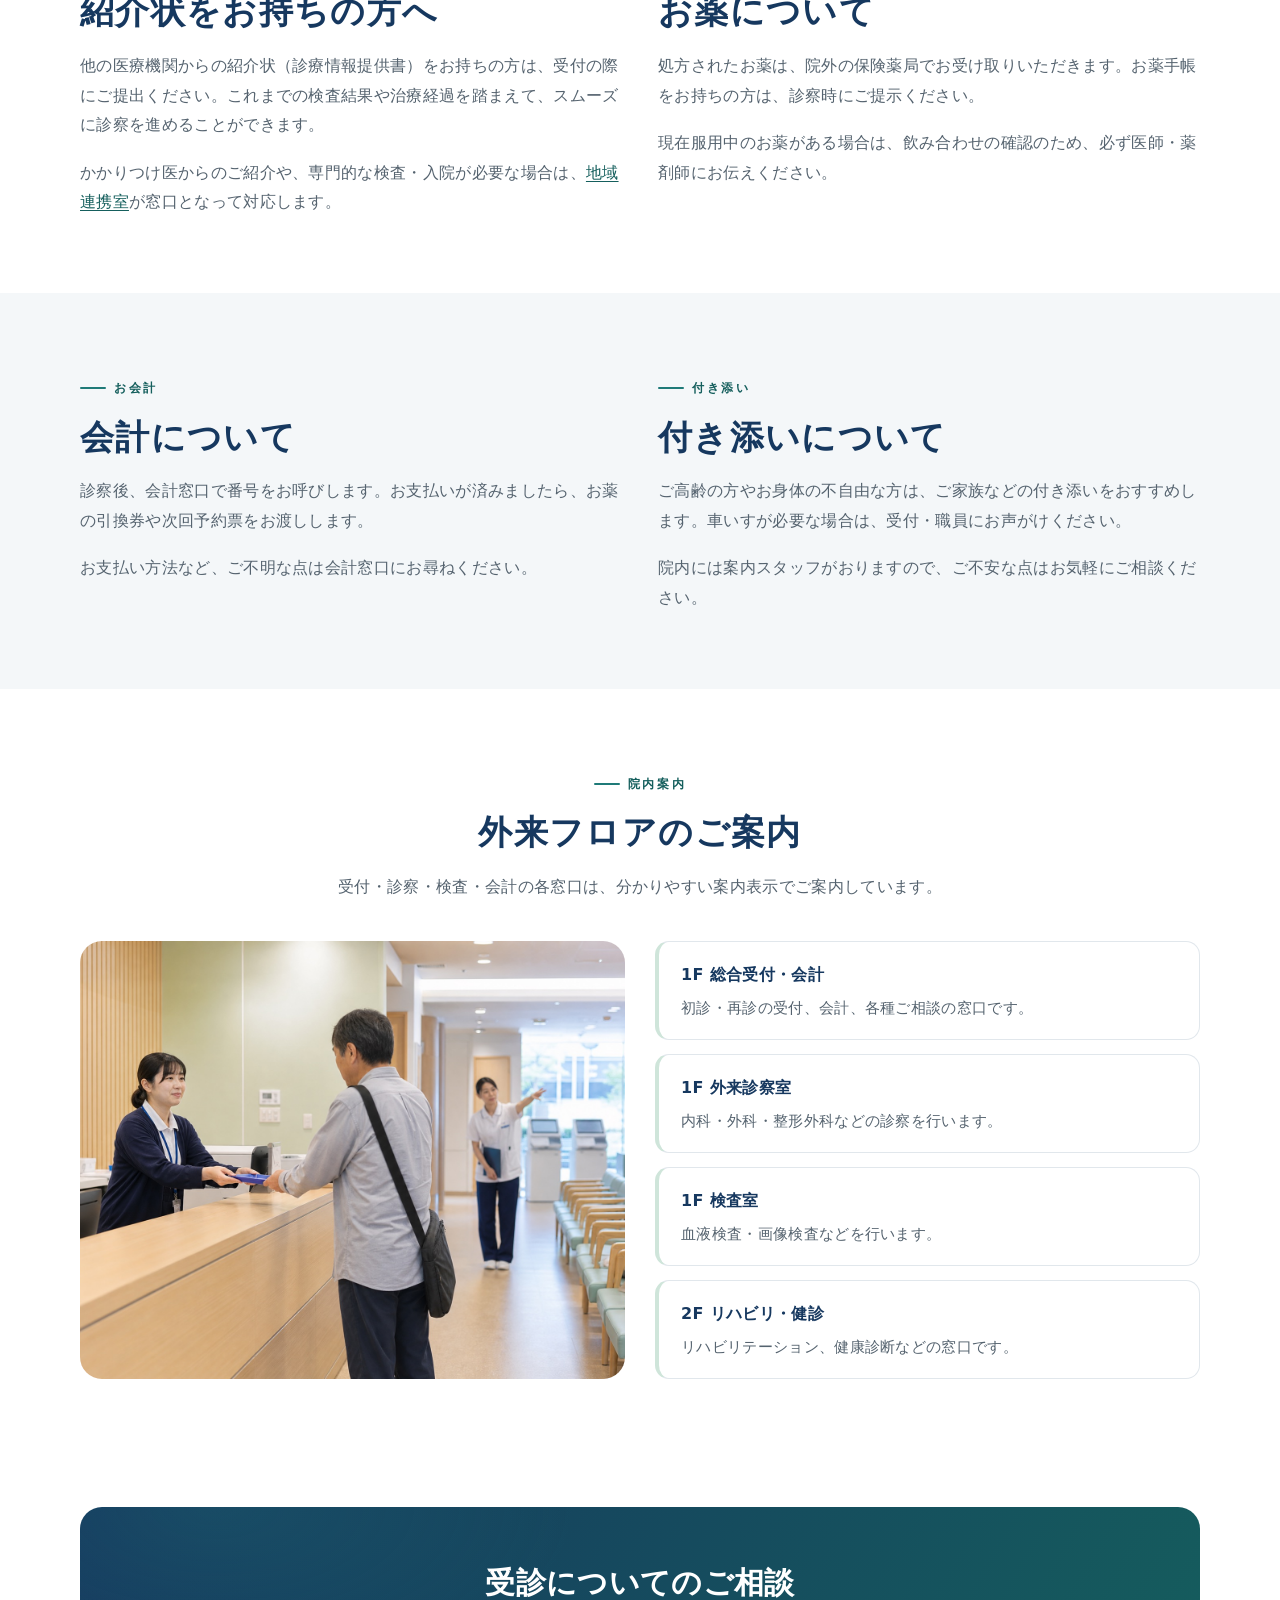
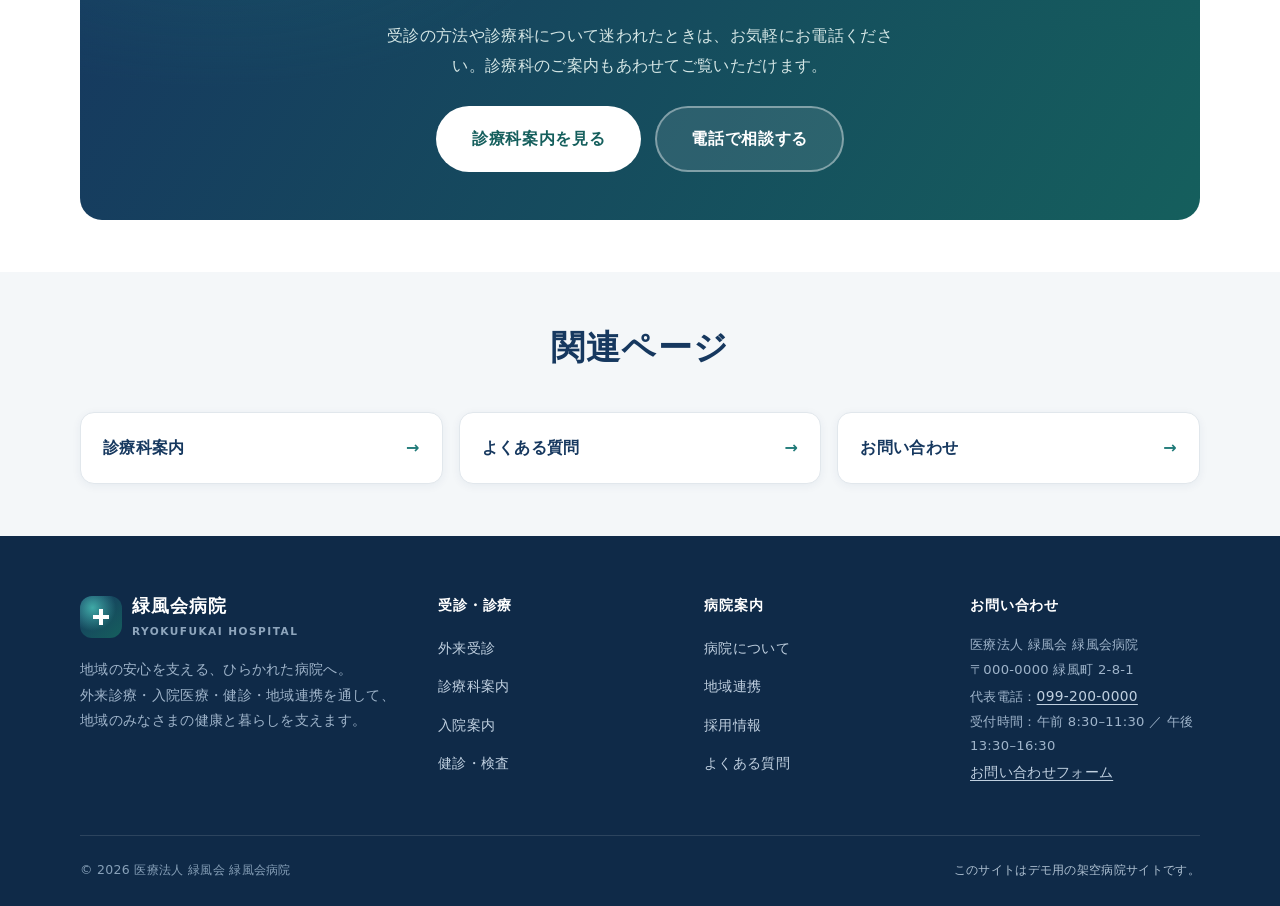
<file: outpatient.html>
<!DOCTYPE html>
<html lang="ja">
<head>
<meta charset="UTF-8">
<meta name="viewport" content="width=device-width, initial-scale=1.0">
<title>外来受診のご案内｜緑風会病院</title>
<meta name="description" content="緑風会病院の外来受診案内。初診・再診の方へ、受付時間、持ち物、受診の流れ、発熱症状のある方、紹介状、お薬、会計、付き添いについてご案内します。">
<meta property="og:title" content="外来受診のご案内｜緑風会病院">
<meta property="og:description" content="緑風会病院の外来受診案内。初診・再診の方へ、受付時間、持ち物、受診の流れ、発熱症状のある方、紹介状、お薬、会計、付き添いについてご案内します。">
<meta property="og:type" content="website">
<meta property="og:url" content="https://aicmode.github.io/RYOKUFUKAI-HOSPITAL/outpatient.html">
<meta property="og:site_name" content="緑風会病院">
<meta name="twitter:card" content="summary">
<link rel="stylesheet" href="style.css">
</head>
<body>

<header class="site-header">
  <div class="topbar">
    <div class="wrap">
      <span class="topbar__hours">外来受付　午前 8:30–11:30 ／ 午後 13:30–16:30　｜　休診：日曜・祝日・年末年始</span>
      <span>代表電話　<a class="topbar__tel" href="tel:0992000000">099-200-0000</a></span>
    </div>
  </div>
  <div class="wrap header-inner">
    <a class="brand" href="index.html" aria-label="緑風会病院 トップページ">
      <span class="brand__mark" aria-hidden="true"></span>
      <span><span class="brand__name">緑風会病院</span><span class="brand__sub">RYOKUFUKAI HOSPITAL</span></span>
    </a>
    <nav class="gnav" id="gnav" aria-label="メインナビゲーション">
      <a href="index.html">トップ</a>
      <a href="about.html">病院について</a>
      <a href="outpatient.html">外来受診</a>
      <a href="departments.html">診療科案内</a>
      <a href="inpatient.html">入院案内</a>
      <a href="checkup.html">健診・検査</a>
      <a href="cooperation.html">地域連携</a>
      <a href="recruit.html">採用情報</a>
      <a href="faq.html">よくある質問</a>
      <a href="contact.html" class="header-cta">お問い合わせ</a>
    </nav>
    <button class="nav-toggle" aria-label="メニューを開く" aria-controls="gnav" aria-expanded="false"><span></span></button>
  </div>
</header>

<section class="page-hero">
  <div class="wrap">
    <p class="breadcrumb"><a href="index.html">トップ</a><span>›</span>外来受診</p>
    <span class="eyebrow">外来受診</span>
    <h1>外来受診のご案内</h1>
    <p>初めての方も、再診の方も、安心してご来院いただけるよう、受付から会計までの流れと、ご来院前にご確認いただきたいことをまとめました。</p>
  </div>
</section>

<nav class="subnav" aria-label="ページ内ナビ">
  <div class="wrap">
    <a href="#first">初診の方へ</a>
    <a href="#repeat">再診の方へ</a>
    <a href="#hours">受付時間</a>
    <a href="#flow">受診の流れ</a>
    <a href="#fever">発熱症状の方</a>
    <a href="#referral">紹介状</a>
    <a href="#medicine">お薬</a>
    <a href="#payment">会計・付き添い</a>
    <a href="#floor">フロア案内</a>
  </div>
</nav>

<main>

  <!-- 初診・再診 -->
  <section class="section">
    <div class="wrap">
      <div class="grid grid--2 reveal">
        <div class="card" id="first" style="border-top:3px solid var(--teal);">
          <div class="card-icon" aria-hidden="true">初</div>
          <h3>初診の方へ</h3>
          <p>当院を初めて受診される方は、受付で初診の旨をお伝えください。保険証と、お持ちの方は紹介状・お薬手帳をご持参ください。問診票にご記入いただきます。</p>
          <ul class="checklist" style="margin-top:16px;">
            <li>受付時間内にご来院ください。</li>
            <li>症状や経過をメモしておくとスムーズです。</li>
          </ul>
        </div>
        <div class="card" id="repeat" style="border-top:3px solid var(--navy-soft);">
          <div class="card-icon" aria-hidden="true">再</div>
          <h3>再診の方へ</h3>
          <p>診察券をご持参のうえ、再診受付をご利用ください。前回からの体調の変化やお薬の状況をお伝えいただくと、診察がスムーズです。</p>
          <ul class="checklist" style="margin-top:16px;">
            <li>診察券・保険証をご提示ください。</li>
            <li>月初めには保険証の確認をお願いしています。</li>
          </ul>
        </div>
      </div>
    </div>
  </section>

  <!-- 受付時間・持ち物 -->
  <section class="section section--gray" id="hours">
    <div class="wrap">
      <div class="grid grid--2" style="gap:36px;align-items:flex-start;">
        <div class="reveal">
          <span class="eyebrow">受付時間</span>
          <h2 class="section-title">受付時間</h2>
          <div class="table-wrap">
            <table class="data-table">
              <caption>外来受付時間</caption>
              <thead>
                <tr><th>区分</th><th>受付時間</th><th>備考</th></tr>
              </thead>
              <tbody>
                <tr><th>午前</th><td>8:30 – 11:30</td><td>診察は受付順にご案内します</td></tr>
                <tr><th>午後</th><td>13:30 – 16:30</td><td>診療科により異なる場合があります</td></tr>
                <tr><th>休診日</th><td class="x">日曜・祝日・年末年始</td><td>—</td></tr>
              </tbody>
            </table>
          </div>
        </div>
        <div class="reveal">
          <span class="eyebrow">持ち物</span>
          <h2 class="section-title">受診の際の持ち物</h2>
          <ul class="checklist">
            <li>健康保険証（毎月の確認をお願いしています）</li>
            <li>診察券（再診の方）</li>
            <li>各種医療証・公費の受給者証をお持ちの方</li>
            <li>お薬手帳・現在服用中のお薬がわかるもの</li>
            <li>紹介状（お持ちの方）</li>
          </ul>
        </div>
      </div>
    </div>
  </section>

  <!-- 受診の流れ -->
  <section class="section" id="flow">
    <div class="wrap">
      <div class="section-head section-head--center">
        <span class="eyebrow">受診の流れ</span>
        <h2 class="section-title">受診の流れ</h2>
        <p class="section-lead">受付からお会計まで、6つのステップでご案内します。</p>
      </div>
      <ol class="steps reveal" style="max-width:760px;margin-inline:auto;">
        <li><h4>受付</h4><p>診察券・保険証をご提示ください。初診の方は問診票にご記入いただきます。</p></li>
        <li><h4>問診</h4><p>症状やお困りごと、経過について伺います。</p></li>
        <li><h4>診察</h4><p>医師が診察し、必要な検査や治療を判断します。</p></li>
        <li><h4>検査</h4><p>必要に応じて血液検査や画像検査などを行います。</p></li>
        <li><h4>会計</h4><p>会計窓口でお呼びします。お支払いをお願いします。</p></li>
        <li><h4>お薬・次回予約</h4><p>お薬の説明と、必要に応じて次回受診のご案内をします。</p></li>
      </ol>
    </div>
  </section>

  <!-- 発熱症状 -->
  <section class="section section--green" id="fever">
    <div class="wrap">
      <div class="notice reveal" style="margin-bottom:24px;">
        <span class="notice__icon" aria-hidden="true">！</span>
        <div>
          <h3>発熱症状がある方へ</h3>
          <p>発熱、せき、のどの痛みなどの症状がある方は、他の患者さんと動線を分けてご案内する場合があります。来院前に必ずお電話でご連絡ください。状況に応じて受診方法をご案内します。</p>
        </div>
      </div>
      <div class="grid grid--3 reveal">
        <div class="card"><h3>① まずお電話</h3><p>ご来院前に <a href="tel:0992000000">099-200-0000</a> へお電話ください。症状を伺います。</p></div>
        <div class="card"><h3>② 受診方法のご案内</h3><p>来院時間や入口、動線についてご案内します。指示に従ってご来院ください。</p></div>
        <div class="card"><h3>③ 受診</h3><p>動線を分けてご案内します。マスクの着用にご協力ください。</p></div>
      </div>
    </div>
  </section>

  <!-- 紹介状・お薬 -->
  <section class="section">
    <div class="wrap">
      <div class="grid grid--2" style="gap:36px;align-items:flex-start;">
        <div class="reveal" id="referral">
          <span class="eyebrow">紹介状</span>
          <h2 class="section-title">紹介状をお持ちの方へ</h2>
          <div class="prose">
            <p>他の医療機関からの紹介状（診療情報提供書）をお持ちの方は、受付の際にご提出ください。これまでの検査結果や治療経過を踏まえて、スムーズに診察を進めることができます。</p>
            <p>かかりつけ医からのご紹介や、専門的な検査・入院が必要な場合は、<a href="cooperation.html">地域連携室</a>が窓口となって対応します。</p>
          </div>
        </div>
        <div class="reveal" id="medicine">
          <span class="eyebrow">お薬</span>
          <h2 class="section-title">お薬について</h2>
          <div class="prose">
            <p>処方されたお薬は、院外の保険薬局でお受け取りいただきます。お薬手帳をお持ちの方は、診察時にご提示ください。</p>
            <p>現在服用中のお薬がある場合は、飲み合わせの確認のため、必ず医師・薬剤師にお伝えください。</p>
          </div>
        </div>
      </div>
    </div>
  </section>

  <!-- 会計・付き添い -->
  <section class="section section--gray" id="payment">
    <div class="wrap">
      <div class="grid grid--2" style="gap:36px;align-items:flex-start;">
        <div class="reveal">
          <span class="eyebrow">お会計</span>
          <h2 class="section-title">会計について</h2>
          <div class="prose">
            <p>診察後、会計窓口で番号をお呼びします。お支払いが済みましたら、お薬の引換券や次回予約票をお渡しします。</p>
            <p>お支払い方法など、ご不明な点は会計窓口にお尋ねください。</p>
          </div>
        </div>
        <div class="reveal">
          <span class="eyebrow">付き添い</span>
          <h2 class="section-title">付き添いについて</h2>
          <div class="prose">
            <p>ご高齢の方やお身体の不自由な方は、ご家族などの付き添いをおすすめします。車いすが必要な場合は、受付・職員にお声がけください。</p>
            <p>院内には案内スタッフがおりますので、ご不安な点はお気軽にご相談ください。</p>
          </div>
        </div>
      </div>
    </div>
  </section>

  <!-- 外来フロア案内 -->
  <section class="section" id="floor">
    <div class="wrap">
      <div class="section-head section-head--center">
        <span class="eyebrow">院内案内</span>
        <h2 class="section-title">外来フロアのご案内</h2>
        <p class="section-lead">受付・診察・検査・会計の各窓口は、分かりやすい案内表示でご案内しています。</p>
      </div>
      <div class="grid grid--2" style="gap:30px;align-items:center;">
        <div class="imgframe imgframe--image reveal" style="border-radius:var(--radius-lg);aspect-ratio:4/3;" role="img" aria-label="外来受付フロアのイメージ">
          <img src="assets/images/outpatient-reception.jpg" alt="外来受付で案内するスタッフ" width="1448" height="1086" loading="lazy" decoding="async">
        </div>
        <div class="def-list reveal">
          <div class="def"><h4>1F 総合受付・会計</h4><p>初診・再診の受付、会計、各種ご相談の窓口です。</p></div>
          <div class="def"><h4>1F 外来診察室</h4><p>内科・外科・整形外科などの診察を行います。</p></div>
          <div class="def"><h4>1F 検査室</h4><p>血液検査・画像検査などを行います。</p></div>
          <div class="def"><h4>2F リハビリ・健診</h4><p>リハビリテーション、健康診断などの窓口です。</p></div>
        </div>
      </div>
    </div>
  </section>

  <!-- CTA -->
  <section class="section section--tight">
    <div class="wrap">
      <div class="cta-band reveal">
        <h2>受診についてのご相談</h2>
        <p>受診の方法や診療科について迷われたときは、お気軽にお電話ください。診療科のご案内もあわせてご覧いただけます。</p>
        <div class="btn-row">
          <a href="departments.html" class="btn btn--primary btn--lg">診療科案内を見る</a>
          <a href="tel:0992000000" class="btn btn--ghost btn--lg">電話で相談する</a>
        </div>
      </div>
    </div>
  </section>

  <!-- 関連 -->
  <section class="section section--gray section--tight">
    <div class="wrap">
      <div class="section-head section-head--center"><h2 class="section-title">関連ページ</h2></div>
      <div class="related reveal">
        <a href="departments.html">診療科案内 <span aria-hidden="true">→</span></a>
        <a href="faq.html">よくある質問 <span aria-hidden="true">→</span></a>
        <a href="contact.html">お問い合わせ <span aria-hidden="true">→</span></a>
      </div>
    </div>
  </section>

</main>

<footer class="site-footer">
  <div class="wrap">
    <div class="footer-grid">
      <div class="footer-brand">
        <span class="brand">
          <span class="brand__mark" aria-hidden="true"></span>
          <span><span class="brand__name">緑風会病院</span><span class="brand__sub">RYOKUFUKAI HOSPITAL</span></span>
        </span>
        <p>地域の安心を支える、ひらかれた病院へ。<br>外来診療・入院医療・健診・地域連携を通して、地域のみなさまの健康と暮らしを支えます。</p>
      </div>
      <div class="footer-col">
        <h4>受診・診療</h4>
        <ul>
          <li><a href="outpatient.html">外来受診</a></li>
          <li><a href="departments.html">診療科案内</a></li>
          <li><a href="inpatient.html">入院案内</a></li>
          <li><a href="checkup.html">健診・検査</a></li>
        </ul>
      </div>
      <div class="footer-col">
        <h4>病院案内</h4>
        <ul>
          <li><a href="about.html">病院について</a></li>
          <li><a href="cooperation.html">地域連携</a></li>
          <li><a href="recruit.html">採用情報</a></li>
          <li><a href="faq.html">よくある質問</a></li>
        </ul>
      </div>
      <div class="footer-col">
        <h4>お問い合わせ</h4>
        <p class="footer-meta">
          医療法人 緑風会 緑風会病院<br>
          〒000-0000 緑風町 2-8-1<br>
          代表電話：<a href="tel:0992000000">099-200-0000</a><br>
          受付時間：午前 8:30–11:30 ／ 午後 13:30–16:30<br>
          <a href="contact.html">お問い合わせフォーム</a>
        </p>
      </div>
    </div>
    <div class="footer-bottom">
      <span>© <span id="year">2026</span> 医療法人 緑風会 緑風会病院</span>
      <span class="footer-demo">このサイトはデモ用の架空病院サイトです。</span>
    </div>
  </div>
</footer>

<nav class="sticky-cta" aria-label="クイック導線">
  <a class="call" href="tel:0992000000">電話する</a>
  <a class="guide" href="departments.html">診療科</a>
</nav>

<script src="script.js"></script>
</body>
</html>
</file>
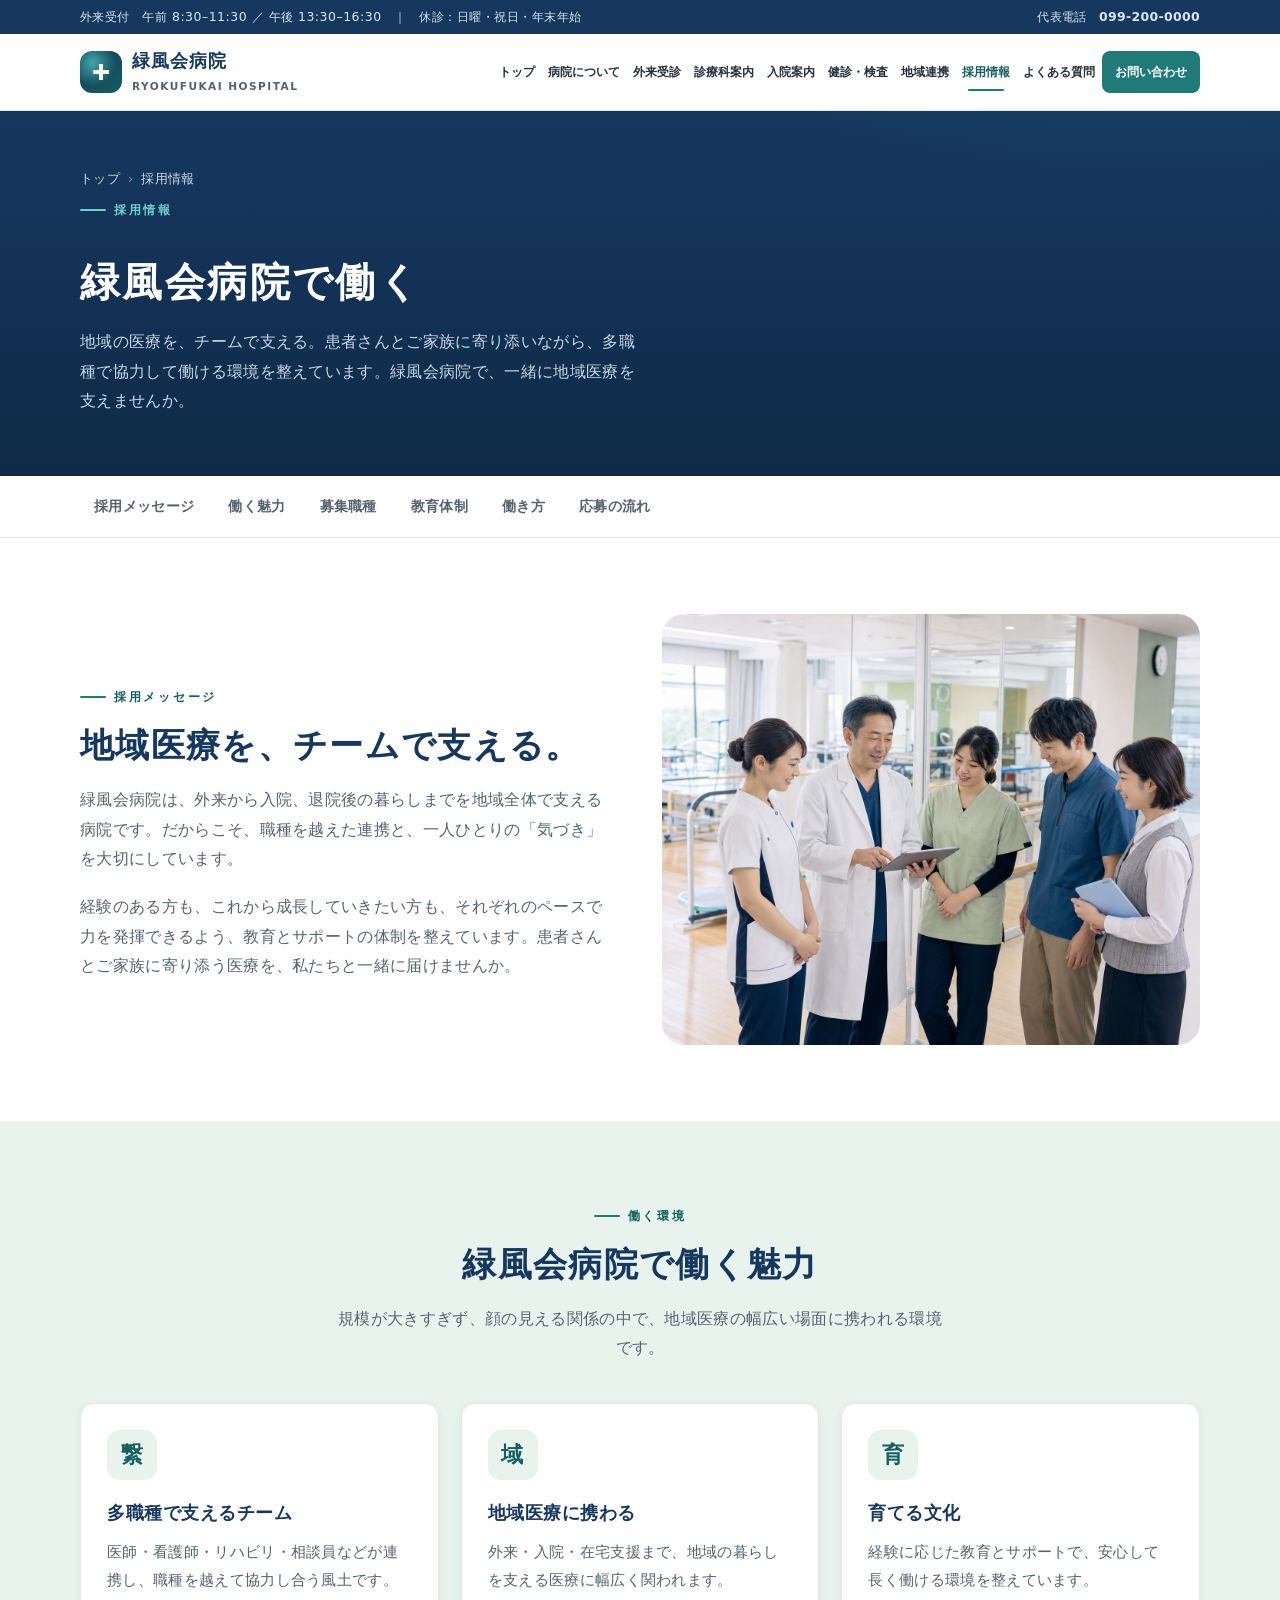
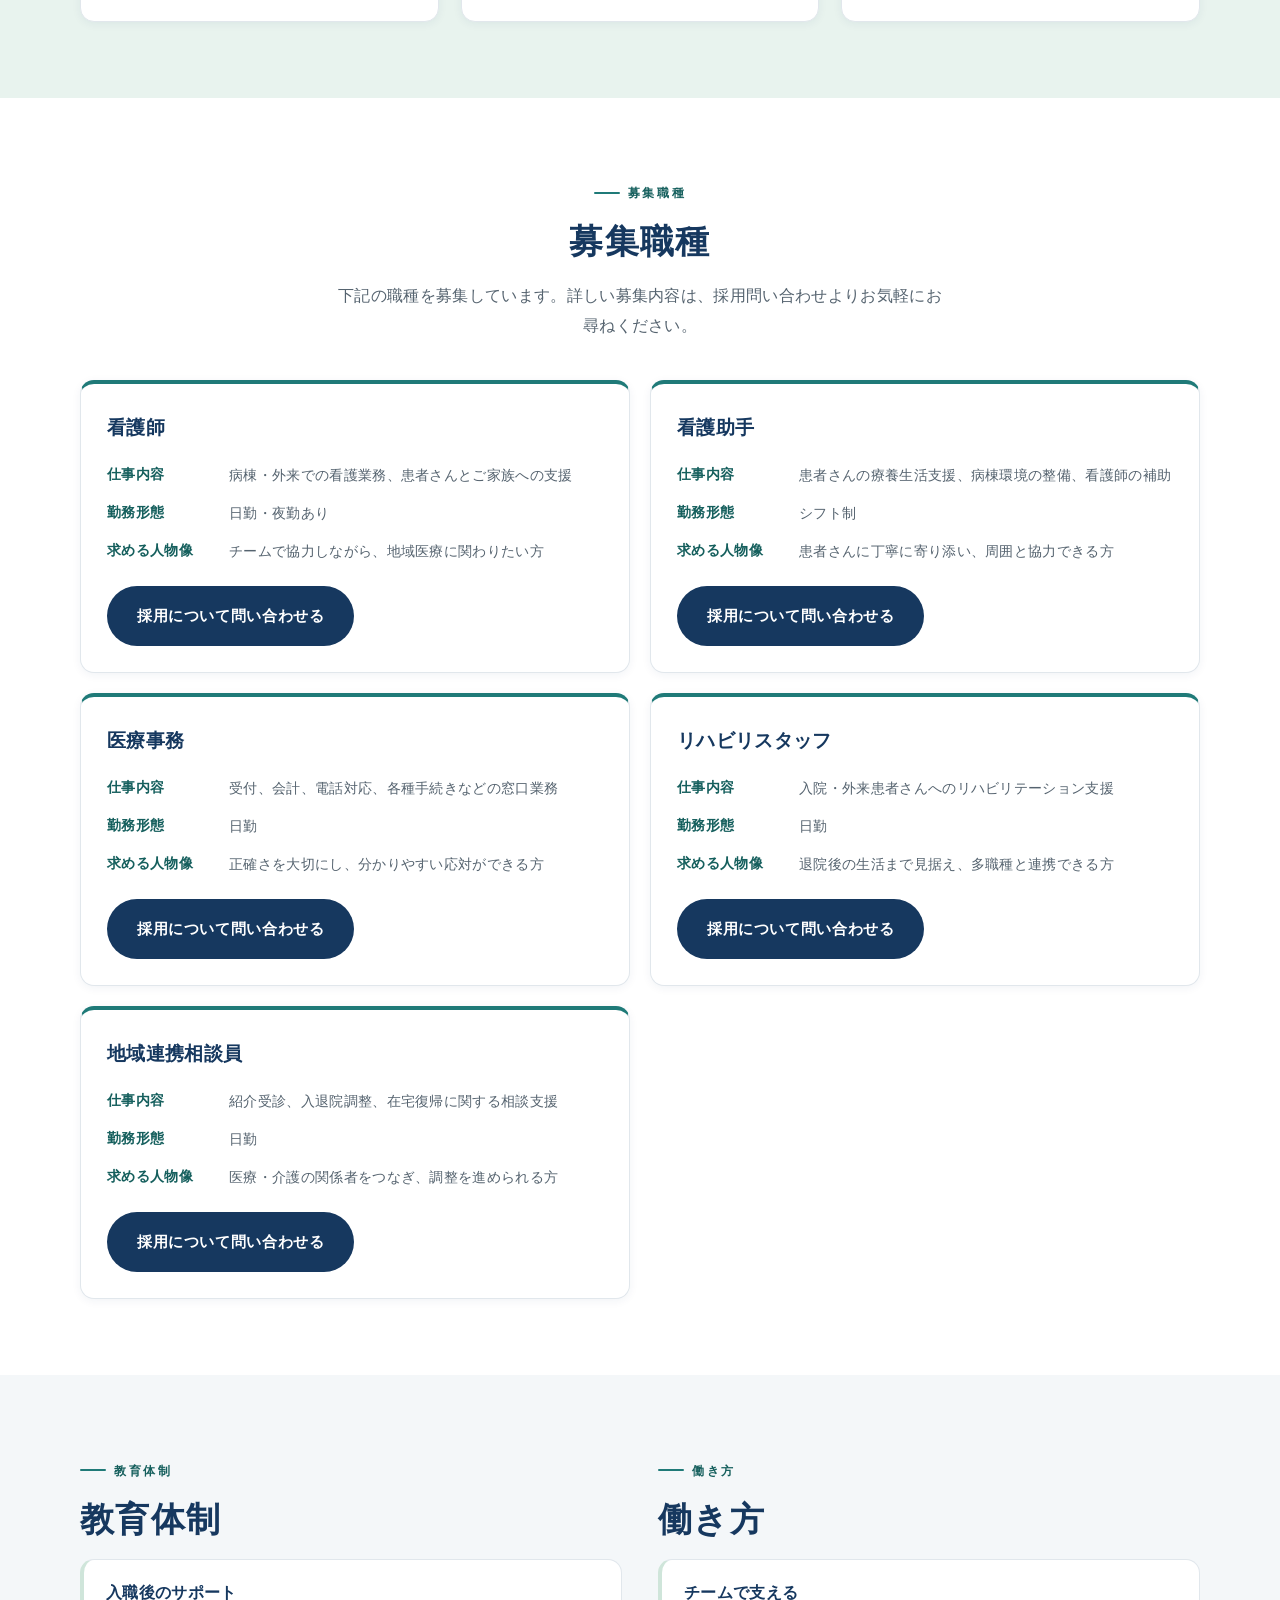
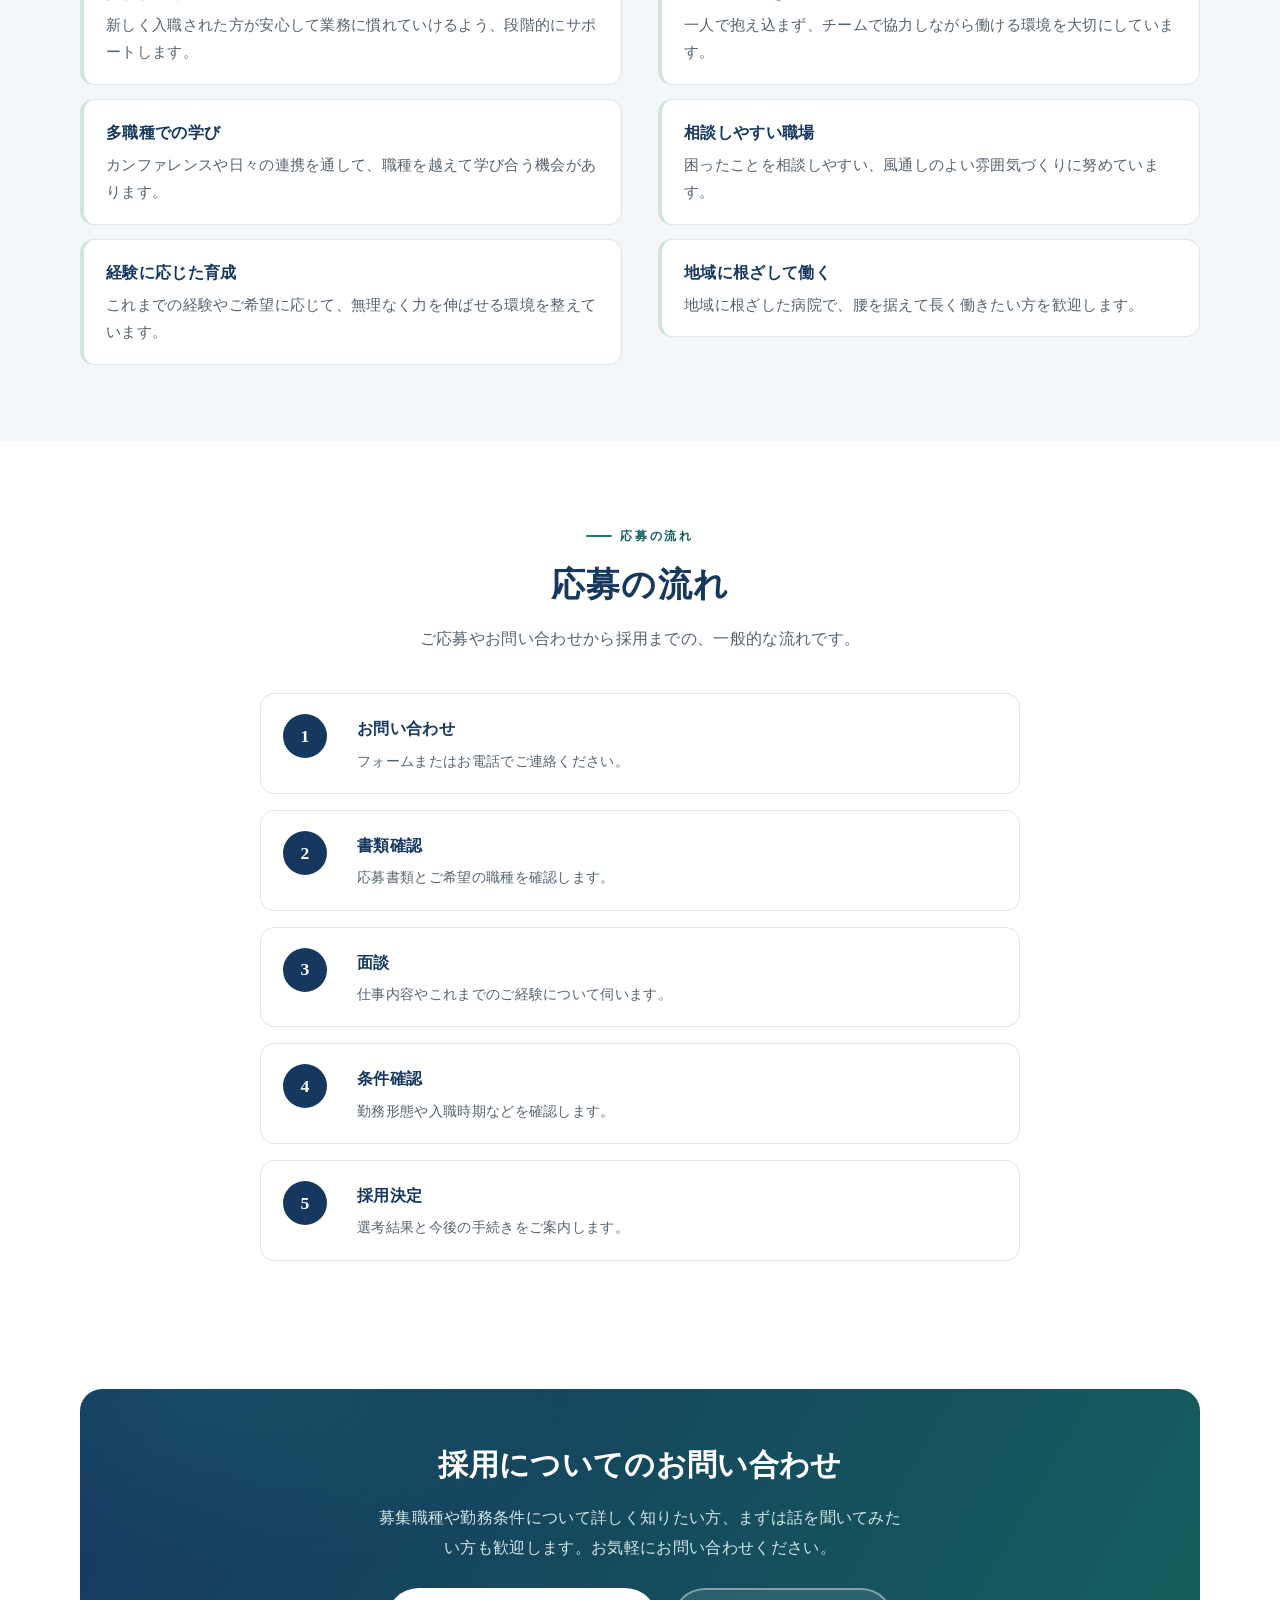
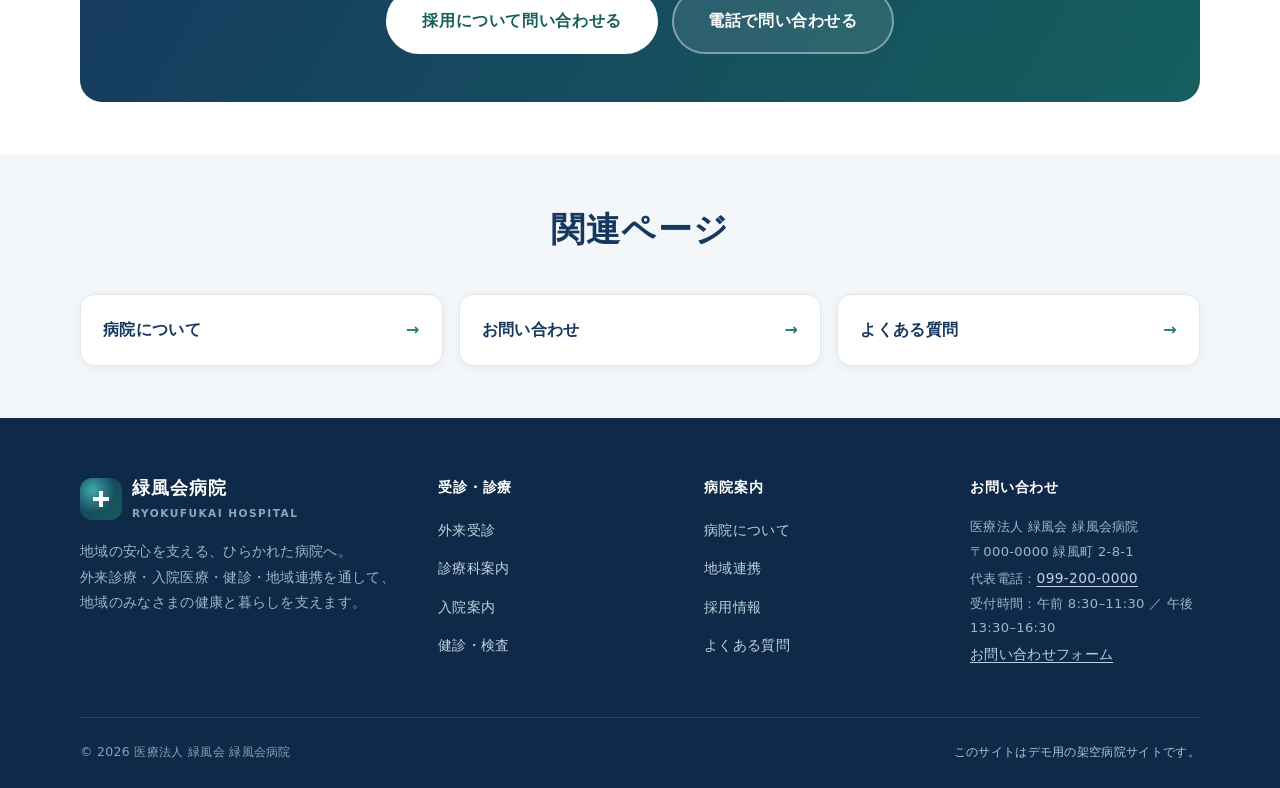
<file: recruit.html>
<!DOCTYPE html>
<html lang="ja">
<head>
<meta charset="UTF-8">
<meta name="viewport" content="width=device-width, initial-scale=1.0">
<title>採用情報｜緑風会病院</title>
<meta name="description" content="緑風会病院の採用情報。看護師・看護助手・医療事務・理学療法士・作業療法士・地域連携相談員を募集。働く魅力、教育体制、働き方、応募の流れをご案内します。">
<meta property="og:title" content="採用情報｜緑風会病院">
<meta property="og:description" content="緑風会病院の採用情報。看護師・看護助手・医療事務・理学療法士・作業療法士・地域連携相談員の募集職種、教育体制、働き方、応募の流れをご案内します。">
<meta property="og:type" content="website">
<meta property="og:url" content="https://aicmode.github.io/RYOKUFUKAI-HOSPITAL/recruit.html">
<meta property="og:site_name" content="緑風会病院">
<meta name="twitter:card" content="summary">
<link rel="stylesheet" href="style.css">
</head>
<body>

<header class="site-header">
  <div class="topbar">
    <div class="wrap">
      <span class="topbar__hours">外来受付　午前 8:30–11:30 ／ 午後 13:30–16:30　｜　休診：日曜・祝日・年末年始</span>
      <span>代表電話　<a class="topbar__tel" href="tel:0992000000">099-200-0000</a></span>
    </div>
  </div>
  <div class="wrap header-inner">
    <a class="brand" href="index.html" aria-label="緑風会病院 トップページ">
      <span class="brand__mark" aria-hidden="true"></span>
      <span><span class="brand__name">緑風会病院</span><span class="brand__sub">RYOKUFUKAI HOSPITAL</span></span>
    </a>
    <nav class="gnav" id="gnav" aria-label="メインナビゲーション">
      <a href="index.html">トップ</a>
      <a href="about.html">病院について</a>
      <a href="outpatient.html">外来受診</a>
      <a href="departments.html">診療科案内</a>
      <a href="inpatient.html">入院案内</a>
      <a href="checkup.html">健診・検査</a>
      <a href="cooperation.html">地域連携</a>
      <a href="recruit.html">採用情報</a>
      <a href="faq.html">よくある質問</a>
      <a href="contact.html" class="header-cta">お問い合わせ</a>
    </nav>
    <button class="nav-toggle" aria-label="メニューを開く" aria-controls="gnav" aria-expanded="false"><span></span></button>
  </div>
</header>

<section class="page-hero">
  <div class="wrap">
    <p class="breadcrumb"><a href="index.html">トップ</a><span>›</span>採用情報</p>
    <span class="eyebrow">採用情報</span>
    <h1>緑風会病院で働く</h1>
    <p>地域の医療を、チームで支える。患者さんとご家族に寄り添いながら、多職種で協力して働ける環境を整えています。緑風会病院で、一緒に地域医療を支えませんか。</p>
  </div>
</section>

<nav class="subnav" aria-label="ページ内ナビ">
  <div class="wrap">
    <a href="#message">採用メッセージ</a>
    <a href="#appeal">働く魅力</a>
    <a href="#jobs">募集職種</a>
    <a href="#education">教育体制</a>
    <a href="#worklife">働き方</a>
    <a href="#flow">応募の流れ</a>
  </div>
</nav>

<main>

  <!-- 採用メッセージ -->
  <section class="section" id="message">
    <div class="wrap">
      <div class="grid grid--2" style="gap:44px;align-items:center;">
        <div class="reveal">
          <span class="eyebrow">採用メッセージ</span>
          <h2 class="section-title">地域医療を、チームで支える。</h2>
          <div class="prose">
            <p>緑風会病院は、外来から入院、退院後の暮らしまでを地域全体で支える病院です。だからこそ、職種を越えた連携と、一人ひとりの「気づき」を大切にしています。</p>
            <p>経験のある方も、これから成長していきたい方も、それぞれのペースで力を発揮できるよう、教育とサポートの体制を整えています。患者さんとご家族に寄り添う医療を、私たちと一緒に届けませんか。</p>
          </div>
        </div>
        <div class="imgframe imgframe--image reveal" style="border-radius:var(--radius-lg);aspect-ratio:4/3.2;" role="img" aria-label="スタッフ・チームのイメージ">
          <img src="assets/images/recruit-staff.jpg" alt="緑風会病院で働くスタッフ" width="1402" height="1122" loading="lazy" decoding="async">
        </div>
      </div>
    </div>
  </section>

  <!-- 働く魅力 -->
  <section class="section section--green" id="appeal">
    <div class="wrap">
      <div class="section-head section-head--center">
        <span class="eyebrow">働く環境</span>
        <h2 class="section-title">緑風会病院で働く魅力</h2>
        <p class="section-lead">規模が大きすぎず、顔の見える関係の中で、地域医療の幅広い場面に携われる環境です。</p>
      </div>
      <div class="grid grid--3 reveal">
        <div class="card"><div class="card-icon" aria-hidden="true">繋</div><h3>多職種で支えるチーム</h3><p>医師・看護師・リハビリ・相談員などが連携し、職種を越えて協力し合う風土です。</p></div>
        <div class="card"><div class="card-icon" aria-hidden="true">域</div><h3>地域医療に携わる</h3><p>外来・入院・在宅支援まで、地域の暮らしを支える医療に幅広く関われます。</p></div>
        <div class="card"><div class="card-icon" aria-hidden="true">育</div><h3>育てる文化</h3><p>経験に応じた教育とサポートで、安心して長く働ける環境を整えています。</p></div>
      </div>
    </div>
  </section>

  <!-- 募集職種 -->
  <section class="section" id="jobs">
    <div class="wrap">
      <div class="section-head section-head--center">
        <span class="eyebrow">募集職種</span>
        <h2 class="section-title">募集職種</h2>
        <p class="section-lead">下記の職種を募集しています。詳しい募集内容は、採用問い合わせよりお気軽にお尋ねください。</p>
      </div>
      <div class="job-grid reveal">
        <article class="job-card"><h3>看護師</h3><dl><div><dt>仕事内容</dt><dd>病棟・外来での看護業務、患者さんとご家族への支援</dd></div><div><dt>勤務形態</dt><dd>日勤・夜勤あり</dd></div><div><dt>求める人物像</dt><dd>チームで協力しながら、地域医療に関わりたい方</dd></div></dl><a class="btn btn--navy" href="contact.html">採用について問い合わせる</a></article>
        <article class="job-card"><h3>看護助手</h3><dl><div><dt>仕事内容</dt><dd>患者さんの療養生活支援、病棟環境の整備、看護師の補助</dd></div><div><dt>勤務形態</dt><dd>シフト制</dd></div><div><dt>求める人物像</dt><dd>患者さんに丁寧に寄り添い、周囲と協力できる方</dd></div></dl><a class="btn btn--navy" href="contact.html">採用について問い合わせる</a></article>
        <article class="job-card"><h3>医療事務</h3><dl><div><dt>仕事内容</dt><dd>受付、会計、電話対応、各種手続きなどの窓口業務</dd></div><div><dt>勤務形態</dt><dd>日勤</dd></div><div><dt>求める人物像</dt><dd>正確さを大切にし、分かりやすい応対ができる方</dd></div></dl><a class="btn btn--navy" href="contact.html">採用について問い合わせる</a></article>
        <article class="job-card"><h3>リハビリスタッフ</h3><dl><div><dt>仕事内容</dt><dd>入院・外来患者さんへのリハビリテーション支援</dd></div><div><dt>勤務形態</dt><dd>日勤</dd></div><div><dt>求める人物像</dt><dd>退院後の生活まで見据え、多職種と連携できる方</dd></div></dl><a class="btn btn--navy" href="contact.html">採用について問い合わせる</a></article>
        <article class="job-card"><h3>地域連携相談員</h3><dl><div><dt>仕事内容</dt><dd>紹介受診、入退院調整、在宅復帰に関する相談支援</dd></div><div><dt>勤務形態</dt><dd>日勤</dd></div><div><dt>求める人物像</dt><dd>医療・介護の関係者をつなぎ、調整を進められる方</dd></div></dl><a class="btn btn--navy" href="contact.html">採用について問い合わせる</a></article>
      </div>
    </div>
  </section>

  <!-- 教育体制・働き方 -->
  <section class="section section--gray">
    <div class="wrap">
      <div class="grid grid--2" style="gap:36px;align-items:flex-start;">
        <div class="reveal" id="education">
          <span class="eyebrow">教育体制</span>
          <h2 class="section-title">教育体制</h2>
          <div class="def-list">
            <div class="def"><h4>入職後のサポート</h4><p>新しく入職された方が安心して業務に慣れていけるよう、段階的にサポートします。</p></div>
            <div class="def"><h4>多職種での学び</h4><p>カンファレンスや日々の連携を通して、職種を越えて学び合う機会があります。</p></div>
            <div class="def"><h4>経験に応じた育成</h4><p>これまでの経験やご希望に応じて、無理なく力を伸ばせる環境を整えています。</p></div>
          </div>
        </div>
        <div class="reveal" id="worklife">
          <span class="eyebrow">働き方</span>
          <h2 class="section-title">働き方</h2>
          <div class="def-list">
            <div class="def"><h4>チームで支える</h4><p>一人で抱え込まず、チームで協力しながら働ける環境を大切にしています。</p></div>
            <div class="def"><h4>相談しやすい職場</h4><p>困ったことを相談しやすい、風通しのよい雰囲気づくりに努めています。</p></div>
            <div class="def"><h4>地域に根ざして働く</h4><p>地域に根ざした病院で、腰を据えて長く働きたい方を歓迎します。</p></div>
          </div>
        </div>
      </div>
    </div>
  </section>

  <!-- 応募の流れ -->
  <section class="section" id="flow">
    <div class="wrap">
      <div class="section-head section-head--center">
        <span class="eyebrow">応募の流れ</span>
        <h2 class="section-title">応募の流れ</h2>
        <p class="section-lead">ご応募やお問い合わせから採用までの、一般的な流れです。</p>
      </div>
      <ol class="steps reveal" style="max-width:760px;margin-inline:auto;">
        <li><h4>お問い合わせ</h4><p>フォームまたはお電話でご連絡ください。</p></li>
        <li><h4>書類確認</h4><p>応募書類とご希望の職種を確認します。</p></li>
        <li><h4>面談</h4><p>仕事内容やこれまでのご経験について伺います。</p></li>
        <li><h4>条件確認</h4><p>勤務形態や入職時期などを確認します。</p></li>
        <li><h4>採用決定</h4><p>選考結果と今後の手続きをご案内します。</p></li>
      </ol>
    </div>
  </section>

  <!-- 採用CTA -->
  <section class="section section--tight">
    <div class="wrap">
      <div class="cta-band reveal">
        <h2>採用についてのお問い合わせ</h2>
        <p>募集職種や勤務条件について詳しく知りたい方、まずは話を聞いてみたい方も歓迎します。お気軽にお問い合わせください。</p>
        <div class="btn-row">
          <a href="contact.html" class="btn btn--primary btn--lg">採用について問い合わせる</a>
          <a href="tel:0992000000" class="btn btn--ghost btn--lg">電話で問い合わせる</a>
        </div>
      </div>
    </div>
  </section>

  <section class="section section--gray section--tight">
    <div class="wrap">
      <div class="section-head section-head--center"><h2 class="section-title">関連ページ</h2></div>
      <div class="related reveal">
        <a href="about.html">病院について <span aria-hidden="true">→</span></a>
        <a href="contact.html">お問い合わせ <span aria-hidden="true">→</span></a>
        <a href="faq.html">よくある質問 <span aria-hidden="true">→</span></a>
      </div>
    </div>
  </section>

</main>

<footer class="site-footer">
  <div class="wrap">
    <div class="footer-grid">
      <div class="footer-brand">
        <span class="brand">
          <span class="brand__mark" aria-hidden="true"></span>
          <span><span class="brand__name">緑風会病院</span><span class="brand__sub">RYOKUFUKAI HOSPITAL</span></span>
        </span>
        <p>地域の安心を支える、ひらかれた病院へ。<br>外来診療・入院医療・健診・地域連携を通して、地域のみなさまの健康と暮らしを支えます。</p>
      </div>
      <div class="footer-col">
        <h4>受診・診療</h4>
        <ul>
          <li><a href="outpatient.html">外来受診</a></li>
          <li><a href="departments.html">診療科案内</a></li>
          <li><a href="inpatient.html">入院案内</a></li>
          <li><a href="checkup.html">健診・検査</a></li>
        </ul>
      </div>
      <div class="footer-col">
        <h4>病院案内</h4>
        <ul>
          <li><a href="about.html">病院について</a></li>
          <li><a href="cooperation.html">地域連携</a></li>
          <li><a href="recruit.html">採用情報</a></li>
          <li><a href="faq.html">よくある質問</a></li>
        </ul>
      </div>
      <div class="footer-col">
        <h4>お問い合わせ</h4>
        <p class="footer-meta">
          医療法人 緑風会 緑風会病院<br>
          〒000-0000 緑風町 2-8-1<br>
          代表電話：<a href="tel:0992000000">099-200-0000</a><br>
          受付時間：午前 8:30–11:30 ／ 午後 13:30–16:30<br>
          <a href="contact.html">お問い合わせフォーム</a>
        </p>
      </div>
    </div>
    <div class="footer-bottom">
      <span>© <span id="year">2026</span> 医療法人 緑風会 緑風会病院</span>
      <span class="footer-demo">このサイトはデモ用の架空病院サイトです。</span>
    </div>
  </div>
</footer>

<nav class="sticky-cta" aria-label="クイック導線">
  <a class="call" href="tel:0992000000">電話する</a>
  <a class="guide" href="contact.html">採用問い合わせ</a>
</nav>

<script src="script.js"></script>
</body>
</html>
</file>
<file: style.css>
@charset "UTF-8";

/* =========================================================
   緑風会病院 - style.css
   地域中核病院サイト / 白・ネイビー・淡いグリーン・深い青緑
   ========================================================= */

:root {
  /* カラー */
  --navy: #16385f;
  --navy-deep: #0f2a48;
  --navy-soft: #2b5184;
  --teal: #1f7a78;          /* 深い青緑（アクセント） */
  --teal-deep: #155f5d;
  --green-pale: #e8f3ee;    /* 淡いグリーン */
  --green-line: #cfe5da;
  --ink: #28323c;
  --ink-soft: #55636f;
  --gray-bg: #f4f7f9;
  --gray-line: #e1e7ec;
  --gray-mid: #6f7c87;
  --white: #ffffff;
  --warn-bg: #fff4e9;
  --warn-line: #f3d3ad;
  --warn-ink: #9a5a16;

  /* レイアウト */
  --wrap: 1120px;
  --radius: 14px;
  --radius-lg: 22px;
  --shadow-sm: 0 2px 10px rgba(22, 56, 95, .06);
  --shadow: 0 12px 34px rgba(22, 56, 95, .10);
  --header-h: 76px;
  --header-offset: 110px;

  --serif: "Hiragino Mincho ProN", "Yu Mincho", serif;
  --sans: "Hiragino Kaku Gothic ProN", "Hiragino Sans", "Yu Gothic", "Meiryo", system-ui, sans-serif;
}

* { box-sizing: border-box; }

html { scroll-behavior: smooth; }
html { scroll-padding-top: calc(var(--header-offset) + 20px); }

body {
  margin: 0;
  font-family: var(--sans);
  color: var(--ink);
  background: var(--white);
  line-height: 1.85;
  font-size: 16px;
  letter-spacing: .02em;
  -webkit-font-smoothing: antialiased;
  text-rendering: optimizeLegibility;
}

img { max-width: 100%; display: block; }
a { color: var(--teal-deep); text-decoration: none; }
a:hover { text-decoration: underline; }
a:focus-visible,
button:focus-visible,
input:focus-visible,
select:focus-visible,
textarea:focus-visible {
  outline: 3px solid #f0a43c;
  outline-offset: 3px;
}
main p a, main li a, .faq__a a, .form-note a { text-decoration: underline; text-underline-offset: .18em; }

.wrap { width: min(var(--wrap), 92%); margin-inline: auto; }
.section { padding: 76px 0; }
.section--tight { padding: 52px 0; }
.section--gray { background: var(--gray-bg); }
.section--green { background: var(--green-pale); }

/* ---------- 見出し ---------- */
.eyebrow {
  display: inline-flex; align-items: center; gap: 8px;
  font-size: .78rem; letter-spacing: .22em; font-weight: 700;
  color: var(--teal-deep); text-transform: uppercase; margin: 0 0 14px;
}
.eyebrow::before {
  content: ""; width: 26px; height: 2px; background: var(--teal); border-radius: 2px;
}
.section-title {
  font-size: clamp(1.5rem, 3.2vw, 2.1rem);
  line-height: 1.45; margin: 0 0 14px; color: var(--navy); font-weight: 700;
  letter-spacing: .04em;
}
.section-lead { color: var(--ink-soft); margin: 0 auto 38px; max-width: 60ch; }
.section-head { margin-bottom: 40px; }
.section-head--center { text-align: center; }
.section-head--center .section-lead { margin-inline: auto; }

/* ========================================================
   ヘッダー
   ======================================================== */
.site-header {
  position: sticky; top: 0; z-index: 60;
  background: rgba(255, 255, 255, .92);
  backdrop-filter: saturate(160%) blur(10px);
  border-bottom: 1px solid var(--gray-line);
}
.topbar {
  background: var(--navy);
  color: #d7e4f1;
  font-size: .78rem;
}
.topbar .wrap {
  display: flex; justify-content: space-between; align-items: center;
  gap: 16px; min-height: 34px; flex-wrap: wrap;
}
.topbar a { color: #d7e4f1; }
.topbar__hours { letter-spacing: .04em; }
.topbar__tel { font-weight: 700; color: #fff; }

.header-inner {
  display: flex; align-items: center; justify-content: space-between;
  min-height: var(--header-h); gap: 14px;
}
.brand { display: flex; align-items: center; gap: 10px; flex: 0 0 auto; }
.brand__mark {
  width: 42px; height: 42px; border-radius: 12px; flex: 0 0 auto;
  background:
    radial-gradient(circle at 30% 28%, #3fa9a6 0%, transparent 55%),
    linear-gradient(140deg, var(--navy) 0%, var(--teal-deep) 100%);
  position: relative;
}
.brand__mark::before {
  content: ""; position: absolute; inset: 0; margin: auto;
  width: 16px; height: 16px;
  background:
    linear-gradient(#fff, #fff) center/16px 4px no-repeat,
    linear-gradient(#fff, #fff) center/4px 16px no-repeat;
  border-radius: 2px;
}
.brand__name { font-size: 1.1rem; font-weight: 700; color: var(--navy); letter-spacing: .05em; line-height: 1.2; white-space: nowrap; }
.brand__sub { display: block; font-size: .66rem; color: var(--ink-soft); letter-spacing: .14em; font-weight: 600; }

.gnav { display: flex; align-items: center; justify-content: flex-end; gap: 1px; min-width: 0; }
.gnav a {
  color: var(--ink); font-size: .78rem; font-weight: 600; padding: 9px 6px;
  border-radius: 8px; position: relative; letter-spacing: 0; white-space: nowrap; flex: 0 0 auto;
}
.gnav a:hover { background: var(--green-pale); text-decoration: none; color: var(--teal-deep); }
.gnav a.active { color: var(--teal-deep); }
.gnav a.active::after {
  content: ""; position: absolute; left: 12px; right: 12px; bottom: 2px; height: 2px;
  background: var(--teal); border-radius: 2px;
}
.header-cta {
  background: var(--teal); color: #fff !important; padding: 9px 13px !important;
  border-radius: 999px; font-weight: 700;
}
.header-cta:hover { background: var(--teal-deep); }

.nav-toggle {
  display: none; width: 46px; height: 46px; border: 1px solid var(--gray-line);
  background: #fff; border-radius: 12px; cursor: pointer; position: relative;
}
.nav-toggle span, .nav-toggle span::before, .nav-toggle span::after {
  content: ""; position: absolute; left: 12px; width: 22px; height: 2px;
  background: var(--navy); border-radius: 2px; transition: .25s;
}
.nav-toggle span { top: 22px; }
.nav-toggle span::before { top: -7px; }
.nav-toggle span::after { top: 7px; }
.nav-toggle.is-open span { background: transparent; }
.nav-toggle.is-open span::before { top: 0; transform: rotate(45deg); }
.nav-toggle.is-open span::after { top: 0; transform: rotate(-45deg); }

/* ========================================================
   ボタン / CTA
   ======================================================== */
.btn {
  display: inline-flex; align-items: center; justify-content: center; gap: 8px;
  padding: 14px 28px; border-radius: 999px; font-weight: 700; font-size: .96rem;
  border: 2px solid transparent; cursor: pointer; transition: .2s; letter-spacing: .04em;
  text-align: center;
}
.btn:hover { text-decoration: none; transform: translateY(-1px); }
.btn--primary { background: var(--teal); color: #fff; }
.btn--primary:hover { background: var(--teal-deep); color: #fff; }
.btn--navy { background: var(--navy); color: #fff; }
.btn--navy:hover { background: var(--navy-deep); color: #fff; }
.btn--ghost { background: #fff; color: var(--navy); border-color: var(--gray-line); }
.btn--ghost:hover { border-color: var(--teal); color: var(--teal-deep); }
.btn--wide { width: 100%; }
.btn--lg { padding: 16px 34px; font-size: 1rem; }
.btn-row { display: flex; flex-wrap: wrap; gap: 14px; }

/* ========================================================
   ヒーロー
   ======================================================== */
.hero {
  position: relative; overflow: hidden;
  background:
    radial-gradient(900px 520px at 88% -10%, rgba(31, 122, 120, .18), transparent 60%),
    radial-gradient(700px 600px at -5% 110%, rgba(22, 56, 95, .10), transparent 55%),
    linear-gradient(180deg, #f8fbfc 0%, #eef4f4 100%);
}
.hero__inner {
  display: grid; grid-template-columns: 1.05fr .95fr; gap: 48px; align-items: center;
  padding: 72px 0 84px;
}
.hero__copy h1 {
  font-size: clamp(2rem, 4.6vw, 3.05rem); line-height: 1.4; color: var(--navy);
  margin: 16px 0 20px; font-weight: 800; letter-spacing: .03em;
}
.hero__copy h1 .accent { color: var(--teal-deep); }
.hero__lead { color: var(--ink-soft); font-size: 1.04rem; margin: 0 0 30px; max-width: 46ch; }
.hero__badge {
  display: inline-flex; gap: 8px; align-items: center; background: #fff;
  border: 1px solid var(--green-line); color: var(--teal-deep); font-weight: 700;
  font-size: .82rem; padding: 7px 16px; border-radius: 999px; box-shadow: var(--shadow-sm);
}
.hero__cta { margin-top: 8px; }
.hero__subcta {
  display: flex; gap: 18px; flex-wrap: wrap; margin-top: 22px;
  padding-top: 22px; border-top: 1px dashed var(--green-line);
}
.hero__subcta a {
  font-weight: 700; font-size: .9rem; color: var(--navy);
  display: inline-flex; align-items: center; gap: 6px;
}
.hero__subcta a::before { content: "›"; color: var(--teal); font-size: 1.1rem; }

.hero__media { position: relative; }
.hero__figure {
  border-radius: var(--radius-lg); overflow: hidden; box-shadow: var(--shadow);
  aspect-ratio: 4 / 3.4;
}

/* 診療時間ミニカード（ヒーロー付近） */
.hours-float {
  background: #fff; border-radius: var(--radius); box-shadow: var(--shadow);
  border: 1px solid var(--gray-line); padding: 20px 22px;
  width: 100%; margin-top: 20px;
}
.hours-float h3 { margin: 0 0 10px; font-size: .95rem; color: var(--navy); display: flex; align-items: center; gap: 8px; }
.hours-float h3 .dot { width: 9px; height: 9px; border-radius: 50%; background: var(--teal); }
.hours-float table { width: 100%; border-collapse: collapse; font-size: .82rem; }
.hours-float th, .hours-float td { padding: 5px 4px; text-align: left; border-bottom: 1px solid var(--gray-line); }
.hours-float td { text-align: right; color: var(--ink-soft); font-variant-numeric: tabular-nums; }
.hours-float .closed { color: #c2563d; font-weight: 700; }

/* ========================================================
   画像プレースホルダー枠
   ======================================================== */
.imgframe {
  width: 100%; height: 100%; min-height: 200px; position: relative;
  background:
    linear-gradient(135deg, rgba(31,122,120,.14), rgba(22,56,95,.16)),
    repeating-linear-gradient(45deg, rgba(255,255,255,.5) 0 14px, rgba(255,255,255,.2) 14px 28px),
    linear-gradient(160deg, #dceae6, #cfdde6);
  display: grid; place-items: center;
}
.imgframe::after {
  content: ""; width: 44px; height: 44px; border-radius: 50%;
  background: rgba(255,255,255,.7);
  box-shadow: inset 0 0 0 2px rgba(22,56,95,.18);
  position: relative;
}
.imgframe::before {
  content: ""; position: absolute; width: 20px; height: 20px; border-radius: 4px;
  border: 2px solid rgba(22,56,95,.2);
  transform: translate(0, 2px);
}
/* 実画像が入ったら背景に */
.imgframe img { position: absolute; inset: 0; width: 100%; height: 100%; object-fit: cover; }
.imgframe--image { overflow: hidden; background: none; }
.imgframe--image::before, .imgframe--image::after { display: none; }

/* ========================================================
   お知らせ
   ======================================================== */
.news-list { list-style: none; margin: 0; padding: 0; border-top: 1px solid var(--gray-line); }
.news-list li {
  display: grid; grid-template-columns: 116px 96px 1fr; gap: 18px; align-items: center;
  padding: 16px 4px; border-bottom: 1px solid var(--gray-line);
}
.news-date { color: var(--gray-mid); font-size: .85rem; font-variant-numeric: tabular-nums; }
.tag {
  display: inline-block; font-size: .72rem; font-weight: 700; padding: 3px 10px;
  border-radius: 999px; text-align: center; letter-spacing: .04em;
}
.tag--info { background: var(--green-pale); color: var(--teal-deep); }
.tag--important { background: var(--warn-bg); color: var(--warn-ink); }
.tag--recruit { background: #eaf0f8; color: var(--navy-soft); }
.news-list a { color: var(--ink); }

/* ========================================================
   カードグリッド
   ======================================================== */
.grid { display: grid; gap: 22px; }
.grid--2 { grid-template-columns: repeat(2, 1fr); }
.grid--3 { grid-template-columns: repeat(3, 1fr); }
.grid--4 { grid-template-columns: repeat(4, 1fr); }

.card {
  background: #fff; border: 1px solid var(--gray-line); border-radius: var(--radius);
  padding: 26px; box-shadow: var(--shadow-sm); transition: .2s;
}
.card:hover { box-shadow: var(--shadow); transform: translateY(-2px); }
.card h3 { margin: 0 0 10px; color: var(--navy); font-size: 1.12rem; letter-spacing: .03em; }
.card p { margin: 0; color: var(--ink-soft); font-size: .94rem; }
.card .card-icon {
  width: 50px; height: 50px; border-radius: 13px; display: grid; place-items: center;
  background: var(--green-pale); color: var(--teal-deep); margin-bottom: 16px;
  font-size: 1.35rem; font-weight: 700;
}
.card__link {
  display: inline-flex; align-items: center; gap: 6px; margin-top: 16px;
  font-weight: 700; font-size: .88rem; color: var(--teal-deep);
}
.card__link::after { content: "→"; transition: .2s; }
.card:hover .card__link::after { transform: translateX(3px); }

/* ナビ風導線ボックス（トップの大きめ導線） */
.guide-grid { display: grid; grid-template-columns: repeat(3, 1fr); gap: 20px; }
.guide-box {
  display: flex; gap: 16px; align-items: flex-start; padding: 24px;
  background: #fff; border: 1px solid var(--gray-line); border-radius: var(--radius);
  border-left: 4px solid var(--teal); transition: .2s; box-shadow: var(--shadow-sm);
}
.guide-box:hover { transform: translateY(-2px); box-shadow: var(--shadow); text-decoration: none; }
.guide-box .num { font-family: var(--serif); font-size: 1.4rem; color: var(--teal); font-weight: 700; line-height: 1; }
.guide-box h3 { margin: 0 0 6px; color: var(--navy); font-size: 1.05rem; }
.guide-box p { margin: 0; color: var(--ink-soft); font-size: .88rem; }

/* 診療科カード（特徴強め） */
.dept-card { background: #fff; border: 1px solid var(--gray-line); border-radius: var(--radius); overflow: hidden; box-shadow: var(--shadow-sm); display: flex; flex-direction: column; }
.dept-card__head {
  padding: 20px 24px; background: linear-gradient(120deg, var(--navy), var(--teal-deep));
  color: #fff; display: flex; align-items: center; justify-content: space-between; gap: 12px;
}
.dept-card__head h3 { margin: 0; color: #fff; font-size: 1.18rem; letter-spacing: .05em; }
.dept-card__head .label-en { font-size: .68rem; letter-spacing: .14em; opacity: .8; }
.dept-card__body { padding: 22px 24px; flex: 1; display: flex; flex-direction: column; }
.dept-card__body h4 { margin: 0 0 6px; font-size: .82rem; color: var(--teal-deep); letter-spacing: .06em; }
.dept-card__body p { margin: 0 0 16px; color: var(--ink-soft); font-size: .92rem; }
.symptom-tags { display: flex; flex-wrap: wrap; gap: 7px; margin: 0 0 16px; }
.symptom-tags span { font-size: .76rem; background: var(--gray-bg); border: 1px solid var(--gray-line); color: var(--ink-soft); padding: 4px 11px; border-radius: 999px; }
.dept-card__foot { margin-top: auto; padding-top: 14px; border-top: 1px solid var(--gray-line); }

/* ========================================================
   表
   ======================================================== */
.table-wrap { overflow-x: auto; border-radius: var(--radius); border: 1px solid var(--gray-line); }
.data-table { width: 100%; border-collapse: collapse; background: #fff; min-width: 520px; }
.data-table caption { text-align: left; padding: 14px 18px; font-weight: 700; color: var(--navy); background: var(--green-pale); }
.data-table th, .data-table td { padding: 14px 16px; text-align: left; border-bottom: 1px solid var(--gray-line); font-size: .92rem; }
.data-table thead th { background: var(--navy); color: #fff; font-weight: 600; letter-spacing: .04em; }
.data-table tbody th { background: var(--gray-bg); color: var(--navy); white-space: nowrap; font-weight: 700; }
.data-table td { color: var(--ink-soft); font-variant-numeric: tabular-nums; }
.data-table .x { color: #c2563d; font-weight: 700; }
.data-table tr:last-child th, .data-table tr:last-child td { border-bottom: none; }

/* 概要テーブル（縦） */
.overview-table { width: 100%; border-collapse: collapse; background: #fff; border: 1px solid var(--gray-line); border-radius: var(--radius); overflow: hidden; }
.overview-table th, .overview-table td { padding: 16px 20px; text-align: left; border-bottom: 1px solid var(--gray-line); vertical-align: top; }
.overview-table th { width: 200px; background: var(--gray-bg); color: var(--navy); font-weight: 700; white-space: nowrap; }
.overview-table td { color: var(--ink-soft); }
.overview-table tr:last-child th, .overview-table tr:last-child td { border-bottom: none; }

/* ========================================================
   ステップ（流れ）
   ======================================================== */
.steps { list-style: none; counter-reset: step; margin: 0; padding: 0; display: grid; gap: 16px; }
.steps li {
  display: grid; grid-template-columns: 56px minmax(0, 1fr); column-gap: 18px; row-gap: 4px; align-items: start;
  background: #fff; border: 1px solid var(--gray-line); border-radius: var(--radius); padding: 20px 22px;
  position: relative;
}
.steps li::before {
  counter-increment: step; content: counter(step);
  grid-column: 1; grid-row: 1 / span 2; align-self: start;
  width: 44px; height: 44px; border-radius: 50%; display: grid; place-items: center;
  background: var(--navy); color: #fff; font-weight: 700; font-family: var(--serif); font-size: 1.1rem;
}
.steps li h4 { grid-column: 2; align-self: start; margin: 0; color: var(--navy); font-size: 1.02rem; }
.steps li p { grid-column: 2; min-width: 0; margin: 0; color: var(--ink-soft); font-size: .9rem; line-height: 1.7; }
.steps--row { grid-template-columns: repeat(3, 1fr); }
@media (min-width: 781px) {
  .steps--row li { grid-template-columns: 1fr; text-align: center; }
  .steps--row li::before { grid-column: 1; grid-row: auto; margin: 0 auto 8px; }
  .steps--row li h4, .steps--row li p { grid-column: 1; align-self: auto; }
}

/* ========================================================
   注意・案内ボックス
   ======================================================== */
.notice {
  border-radius: var(--radius); padding: 22px 24px; display: flex; gap: 16px; align-items: flex-start;
  border: 1px solid var(--warn-line); background: var(--warn-bg);
}
.notice__icon {
  flex: 0 0 auto; width: 40px; height: 40px; border-radius: 10px; display: grid; place-items: center;
  background: #fff; color: var(--warn-ink); font-weight: 800; font-size: 1.2rem; border: 1px solid var(--warn-line);
}
.notice h3 { margin: 0 0 6px; color: var(--warn-ink); font-size: 1.04rem; }
.notice p { margin: 0; color: #7a4f1c; font-size: .92rem; }
.notice--teal { background: var(--green-pale); border-color: var(--green-line); }
.notice--teal .notice__icon { color: var(--teal-deep); border-color: var(--green-line); }
.notice--teal h3 { color: var(--teal-deep); }
.notice--teal p { color: var(--ink-soft); }

/* チェックリスト */
.checklist { list-style: none; margin: 0; padding: 0; display: grid; gap: 12px; }
.checklist li { display: grid; grid-template-columns: 26px 1fr; gap: 12px; align-items: flex-start; color: var(--ink-soft); font-size: .94rem; }
.checklist li::before {
  content: "✓"; width: 24px; height: 24px; border-radius: 50%; background: var(--green-pale);
  color: var(--teal-deep); font-weight: 700; display: grid; place-items: center; font-size: .85rem;
}

/* ラベル付きの定義ブロック */
.def-list { display: grid; gap: 14px; }
.def-list .def {
  background: #fff; border: 1px solid var(--gray-line); border-radius: var(--radius);
  padding: 18px 22px; border-left: 4px solid var(--green-line);
}
.def h4 { margin: 0 0 4px; color: var(--navy); font-size: 1rem; }
.def p { margin: 0; color: var(--ink-soft); font-size: .92rem; }

/* リード/本文ブロック */
.prose p { color: var(--ink-soft); margin: 0 0 18px; }
.prose p:last-child { margin-bottom: 0; }

/* 院長メッセージ等 */
.message-box { display: grid; grid-template-columns: .8fr 1.2fr; gap: 34px; align-items: center; }
.message-box .imgframe { border-radius: var(--radius-lg); aspect-ratio: 4/4.4; min-height: 260px; }
.message-box blockquote { margin: 0; }
.message-box .sign { margin-top: 18px; font-weight: 700; color: var(--navy); }
.message-box .sign small { display: block; color: var(--ink-soft); font-weight: 400; font-size: .82rem; }

/* ========================================================
   ページヘッダー（下層共通）
   ======================================================== */
.page-hero {
  background:
    radial-gradient(700px 340px at 90% -30%, rgba(31,122,120,.16), transparent 60%),
    linear-gradient(180deg, var(--navy), var(--navy-deep));
  color: #fff; padding: 56px 0 60px;
}
.page-hero h1 { margin: 10px 0 8px; font-size: clamp(1.7rem, 4vw, 2.5rem); letter-spacing: .06em; }
.page-hero p { margin: 0; color: #c8d8e8; max-width: 56ch; }
.page-hero .eyebrow { color: #6fd0cd; }
.page-hero .eyebrow::before { background: #6fd0cd; }
.breadcrumb { font-size: .8rem; color: #9fb6cd; margin-bottom: 6px; }
.breadcrumb a { color: #c8d8e8; }
.breadcrumb span { margin: 0 8px; opacity: .6; }

/* アンカーセクションナビ */
.subnav { background: #fff; border-bottom: 1px solid var(--gray-line); position: sticky; top: var(--header-offset); z-index: 40; }
.subnav .wrap { display: flex; gap: 6px; overflow-x: auto; padding: 10px 0; }
.subnav a { white-space: nowrap; font-size: .85rem; font-weight: 600; color: var(--ink-soft); padding: 8px 14px; border-radius: 999px; }
.subnav a:hover { background: var(--green-pale); color: var(--teal-deep); text-decoration: none; }

/* ========================================================
   関連ページ CTA（各ページ下部）
   ======================================================== */
.cta-band {
  background:
    radial-gradient(600px 300px at 12% 0%, rgba(31,122,120,.25), transparent 60%),
    linear-gradient(120deg, var(--navy), var(--teal-deep));
  color: #fff; border-radius: var(--radius-lg); padding: 48px; text-align: center;
}
.cta-band h2 { margin: 0 0 10px; font-size: clamp(1.4rem, 3vw, 1.9rem); color: #fff; }
.cta-band p { margin: 0 auto 26px; color: #d4e6e5; max-width: 52ch; }
.cta-band .btn--ghost { background: rgba(255,255,255,.1); border-color: rgba(255,255,255,.4); color: #fff; }
.cta-band .btn--ghost:hover { background: rgba(255,255,255,.2); }
.cta-band .btn--primary { background: #fff; color: var(--teal-deep); }
.cta-band .btn--primary:hover { background: #eafaf9; }
.cta-band .btn-row { justify-content: center; }

.related { display: grid; grid-template-columns: repeat(3, 1fr); gap: 16px; }
.related a {
  background: #fff; border: 1px solid var(--gray-line); border-radius: var(--radius); padding: 20px 22px;
  display: flex; justify-content: space-between; align-items: center; gap: 12px;
  color: var(--navy); font-weight: 700; box-shadow: var(--shadow-sm); transition: .2s;
}
.related a:hover { border-color: var(--teal); background: var(--green-pale); transform: translateY(-2px); text-decoration: none; }
.related a span { color: var(--teal); }

/* ========================================================
   FAQ アコーディオン
   ======================================================== */
.faq { display: grid; gap: 14px; }
.faq-category {
  margin: 28px 0 2px; padding: 0 0 10px 14px; border-left: 4px solid var(--teal);
  border-bottom: 1px solid var(--green-line); color: var(--navy); font-size: 1.22rem;
}
.faq-category:first-child { margin-top: 0; }
.faq__item { background: #fff; border: 1px solid var(--gray-line); border-radius: var(--radius); overflow: hidden; }
.faq__q {
  width: 100%; text-align: left; background: none; border: 0; cursor: pointer;
  padding: 20px 56px 20px 60px; font-size: 1rem; font-weight: 700; color: var(--navy);
  position: relative; line-height: 1.6; font-family: inherit;
}
.faq__q::before {
  content: "Q"; position: absolute; left: 22px; top: 18px; width: 26px; height: 26px;
  background: var(--navy); color: #fff; border-radius: 7px; display: grid; place-items: center;
  font-size: .85rem; font-family: var(--serif);
}
.faq__q::after {
  content: ""; position: absolute; right: 24px; top: 50%; width: 12px; height: 12px;
  border-right: 2px solid var(--teal); border-bottom: 2px solid var(--teal);
  transform: translateY(-65%) rotate(45deg); transition: .25s;
}
.faq__item.is-open .faq__q::after { transform: translateY(-30%) rotate(-135deg); }
.faq__a { max-height: 0; overflow: hidden; transition: max-height .3s ease; }
.faq__a-inner { padding: 0 24px 22px 60px; color: var(--ink-soft); font-size: .94rem; position: relative; }
.faq__a-inner::before {
  content: "A"; position: absolute; left: 22px; top: 0; width: 26px; height: 26px;
  background: var(--green-pale); color: var(--teal-deep); border-radius: 7px; display: grid; place-items: center;
  font-size: .85rem; font-family: var(--serif);
}

/* ========================================================
   フォーム
   ======================================================== */
.form-card { background: #fff; border: 1px solid var(--gray-line); border-radius: var(--radius-lg); padding: 36px; box-shadow: var(--shadow-sm); }
.field { margin-bottom: 22px; }
.field label { display: block; font-weight: 700; color: var(--navy); margin-bottom: 8px; font-size: .92rem; }
.field .req { color: #c2563d; font-size: .76rem; margin-left: 8px; }
.field .opt { color: var(--gray-mid); font-size: .76rem; margin-left: 8px; }
.field input, .field select, .field textarea {
  width: 100%; padding: 13px 15px; border: 1px solid var(--gray-line); border-radius: 10px;
  font-family: inherit; font-size: .96rem; color: var(--ink); background: #fcfdfe; transition: .15s;
}
.field input:focus, .field select:focus, .field textarea:focus {
  outline: none; border-color: var(--teal); box-shadow: 0 0 0 3px rgba(31,122,120,.14); background: #fff;
}
.field input:focus-visible, .field select:focus-visible, .field textarea:focus-visible {
  outline: 3px solid #f0a43c; outline-offset: 2px;
}
.field textarea { min-height: 150px; resize: vertical; }
.form-note { font-size: .84rem; color: var(--ink-soft); background: var(--gray-bg); border-radius: 10px; padding: 14px 16px; margin-bottom: 22px; }
.form-msg {
  display: none; margin-top: 18px; padding: 18px 20px; border-radius: 12px;
  background: var(--green-pale); border: 1px solid var(--green-line); color: var(--teal-deep); font-weight: 700;
}
.form-msg.is-visible { display: block; animation: pop .3s ease; }
@keyframes pop { from { opacity: 0; transform: translateY(6px); } to { opacity: 1; transform: none; } }

/* 連絡先カード */
.contact-grid { display: grid; grid-template-columns: repeat(2, 1fr); gap: 18px; }
.contact-card { background: #fff; border: 1px solid var(--gray-line); border-radius: var(--radius); padding: 22px 24px; border-top: 3px solid var(--teal); }
.contact-card h3 { margin: 0 0 4px; color: var(--navy); font-size: 1rem; }
.contact-card .tel { font-size: 1.5rem; font-weight: 800; color: var(--teal-deep); letter-spacing: .03em; font-variant-numeric: tabular-nums; }
.contact-card p { margin: 4px 0 0; font-size: .85rem; color: var(--ink-soft); }

/* 外来担当・健診比較（PCは表、スマホはカード） */
.schedule-list, .comparison-list { border: 1px solid var(--gray-line); border-radius: var(--radius); overflow: hidden; background: #fff; }
.schedule-row { display: grid; grid-template-columns: 1.3fr 1.2fr 1fr; }
.comparison-list { margin-top: 30px; }
.comparison-row { display: grid; grid-template-columns: 1.05fr 1.35fr 1.65fr .7fr .9fr; }
.schedule-row > *, .comparison-row > * { min-width: 0; padding: 14px 16px; border-bottom: 1px solid var(--gray-line); color: var(--ink-soft); font-size: .9rem; overflow-wrap: anywhere; }
.schedule-row > * + *, .comparison-row > * + * { border-left: 1px solid var(--gray-line); }
.schedule-row:last-child > *, .comparison-row:last-child > * { border-bottom: 0; }
.schedule-row strong, .comparison-row strong { color: var(--navy); background: var(--gray-bg); }
.schedule-head, .comparison-head { background: var(--navy); }
.schedule-head span, .comparison-head span { color: #fff; border-color: rgba(255,255,255,.18); font-weight: 700; }
.demo-note { margin: 14px 0 0; color: var(--ink-soft); font-size: .82rem; }

/* 募集要項 */
.job-grid { display: grid; grid-template-columns: repeat(2, 1fr); gap: 20px; }
.job-card { display: flex; flex-direction: column; background: #fff; border: 1px solid var(--gray-line); border-top: 4px solid var(--teal); border-radius: var(--radius); padding: 26px; box-shadow: var(--shadow-sm); }
.job-card h3 { margin: 0 0 16px; color: var(--navy); font-size: 1.2rem; }
.job-card dl { margin: 0 0 22px; display: grid; gap: 12px; }
.job-card dl div { display: grid; grid-template-columns: 7em 1fr; gap: 10px; }
.job-card dt { color: var(--teal-deep); font-weight: 700; font-size: .86rem; }
.job-card dd { margin: 0; color: var(--ink-soft); font-size: .88rem; }
.job-card .btn { margin-top: auto; align-self: flex-start; }

/* アクセス地図風プレースホルダー */
.map-frame { border-radius: var(--radius); overflow: hidden; min-height: 280px; border: 1px solid var(--gray-line);
  background:
    linear-gradient(120deg, rgba(31,122,120,.08), rgba(22,56,95,.08)),
    repeating-linear-gradient(0deg, #e9eff2 0 38px, #eef3f5 38px 39px),
    repeating-linear-gradient(90deg, #e9eff2 0 38px, #eef3f5 38px 39px);
  display: grid; place-items: center; color: var(--gray-mid); font-size: .85rem; font-weight: 600;
}
.map-frame--image { position: relative; background: none; }
.map-frame--image img { position: absolute; inset: 0; width: 100%; height: 100%; object-fit: cover; }

/* ========================================================
   フッター
   ======================================================== */
.site-footer { background: var(--navy-deep); color: #c0d0e0; padding: 56px 0 24px; margin-top: 0; }
.footer-grid { display: grid; grid-template-columns: 1.4fr 1fr 1fr 1fr; gap: 36px; padding-bottom: 36px; border-bottom: 1px solid rgba(255,255,255,.12); }
.footer-brand .brand__name { color: #fff; }
.footer-brand .brand__sub { color: #8fa6bd; }
.footer-brand p { color: #9fb4ca; font-size: .86rem; margin: 16px 0 0; }
.footer-col h4 { color: #fff; font-size: .9rem; margin: 0 0 14px; letter-spacing: .06em; }
.footer-col ul { list-style: none; margin: 0; padding: 0; display: grid; gap: 9px; }
.footer-col a { color: #c0d0e0; font-size: .86rem; }
.footer-col a:hover { color: #fff; }
.footer-meta { font-size: .82rem; color: #9fb4ca; line-height: 1.9; }
.footer-meta a { text-decoration: underline; text-underline-offset: .2em; }
.footer-bottom { display: flex; justify-content: space-between; gap: 12px; flex-wrap: wrap; padding-top: 22px; font-size: .78rem; color: #87a0b8; }
.footer-demo { color: #afc1d2; }

/* ========================================================
   スマホ固定CTA
   ======================================================== */
.sticky-cta { display: none; position: fixed; left: 0; right: 0; bottom: 0; z-index: 70;
  background: #fff; border-top: 1px solid var(--gray-line); box-shadow: 0 -6px 20px rgba(22,56,95,.12);
  padding: 10px 12px calc(10px + env(safe-area-inset-bottom)); grid-template-columns: 1fr 1fr; gap: 10px;
}
.sticky-cta a { padding: 13px 8px; border-radius: 12px; font-weight: 700; font-size: .92rem; display: flex; align-items: center; justify-content: center; gap: 6px; }
.sticky-cta .call { background: var(--teal); color: #fff; }
.sticky-cta .guide { background: var(--navy); color: #fff; }

/* ========================================================
   スクロール ふわっと表示
   ======================================================== */
.reveal { opacity: 0; transform: translateY(22px); transition: opacity .6s ease, transform .6s ease; }
.reveal.is-in { opacity: 1; transform: none; }
@media (prefers-reduced-motion: reduce) {
  .reveal { opacity: 1; transform: none; transition: none; }
  html { scroll-behavior: auto; }
}

/* ========================================================
   レスポンシブ
   ======================================================== */
@media (max-width: 980px) {
  .footer-grid { grid-template-columns: 1fr 1fr; gap: 28px; }
  .message-box { grid-template-columns: 1fr; }
  .message-box .imgframe { max-width: 320px; aspect-ratio: 4/3; }
}

@media (max-width: 1080px) {
  :root { --header-h: 64px; --header-offset: 98px; }
  .topbar .wrap { justify-content: center; }
  .topbar__hours { display: none; }
  .gnav {
    position: fixed; inset: var(--header-offset) 0 auto 0; flex-direction: column; align-items: stretch;
    background: #fff; border-bottom: 1px solid var(--gray-line); padding: 14px; gap: 4px;
    max-height: calc(100dvh - var(--header-offset)); overflow-y: auto;
    transform: translateY(-12px); opacity: 0; visibility: hidden; pointer-events: none; transition: .22s;
    box-shadow: var(--shadow);
  }
  .gnav.is-open { transform: none; opacity: 1; visibility: visible; pointer-events: auto; }
  .gnav a { padding: 12px 14px; border-radius: 10px; font-size: .94rem; }
  .gnav a.active::after { display: none; }
  .gnav a.active { background: var(--green-pale); }
  .header-cta { margin-top: 4px; text-align: center; }
  .nav-toggle { display: block; flex: 0 0 auto; }
}

@media (max-width: 860px) {
  .hero__inner { grid-template-columns: 1fr; gap: 40px; padding-bottom: 64px; }
  .hours-float { position: static; width: 100%; margin-top: 24px; box-shadow: var(--shadow-sm); }
  .grid--4 { grid-template-columns: repeat(2, 1fr); }
  .guide-grid { grid-template-columns: 1fr; }
  .related { grid-template-columns: 1fr; }
}

@media (max-width: 780px) {
  .section { padding: 52px 0; }
  .grid--2, .grid--3, .grid--4 { grid-template-columns: 1fr; }
  .steps--row { grid-template-columns: 1fr; }
  .footer-grid { grid-template-columns: 1fr; }
  .contact-grid { grid-template-columns: 1fr; }
  .job-grid { grid-template-columns: 1fr; }
  .schedule-list, .comparison-list { border: 0; overflow: visible; background: transparent; display: grid; gap: 14px; }
  .schedule-head, .comparison-head { display: none; }
  .schedule-row, .comparison-row { display: grid; grid-template-columns: 1fr; background: #fff; border: 1px solid var(--gray-line); border-radius: 12px; overflow: hidden; }
  .schedule-row > *, .comparison-row > * { padding: 11px 16px; border: 0; border-bottom: 1px solid var(--gray-line); }
  .schedule-row > * + *, .comparison-row > * + * { border-left: 0; }
  .schedule-row strong, .comparison-row strong { padding: 14px 16px; }
  .schedule-row span::before, .comparison-row span::before { content: attr(data-label); display: inline-block; min-width: 7em; margin-right: 8px; color: var(--teal-deep); font-weight: 700; font-size: .78rem; }
  .schedule-row > *:last-child, .comparison-row > *:last-child { border-bottom: 0; }
  .cta-band { padding: 34px 22px; }
  .form-card { padding: 24px; }
  .news-list li { grid-template-columns: 1fr; gap: 6px; padding: 14px 4px; }
  .news-date { order: -1; }
  .overview-table th { width: 130px; }

  .sticky-cta { display: grid; }
  body { padding-bottom: calc(72px + env(safe-area-inset-bottom)); }
  .site-footer { margin-bottom: 0; }
  .topbar .wrap { justify-content: center; }
  .topbar__hours { display: none; }
}

@media (max-width: 420px) {
  .wrap { width: min(var(--wrap), 90%); }
  .topbar { font-size: .72rem; }
  .header-inner { min-height: 64px; }
  .brand__name { font-size: 1rem; }
  .card, .job-card, .contact-card { padding: 20px; }
  .job-card dl div { grid-template-columns: 1fr; gap: 2px; }
  .btn { width: 100%; }
  .btn-row .btn { flex: 1 1 100%; }
  .steps li { grid-template-columns: 42px minmax(0, 1fr); gap: 3px 12px; padding: 17px 16px; }
  .steps li::before { width: 38px; height: 38px; }
  .faq__q { padding: 18px 48px 18px 50px; }
  .faq__q::before { left: 14px; top: 17px; }
  .faq__q::after { right: 18px; }
  .faq__a-inner { padding: 0 18px 20px 50px; }
  .faq__a-inner::before { left: 14px; }
  .hero__figure { aspect-ratio: 4 / 3; }
}
</file>
